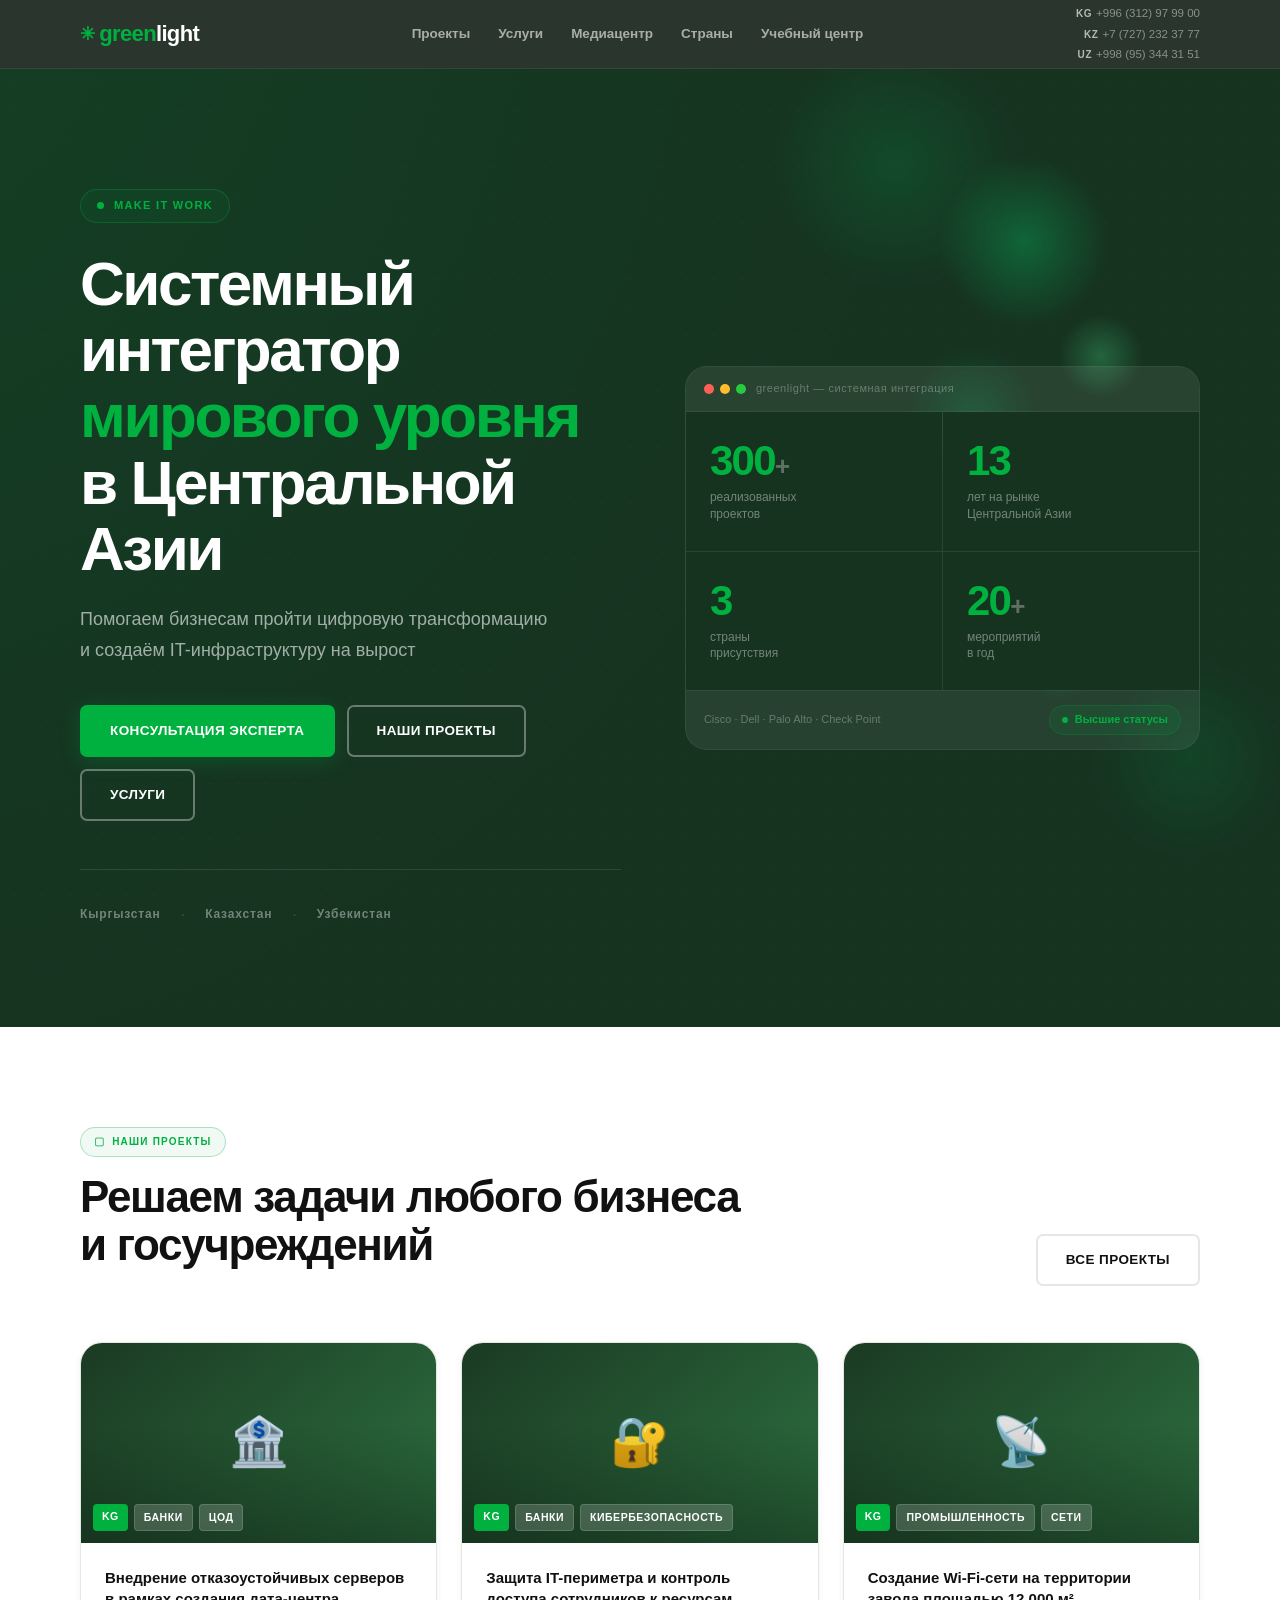
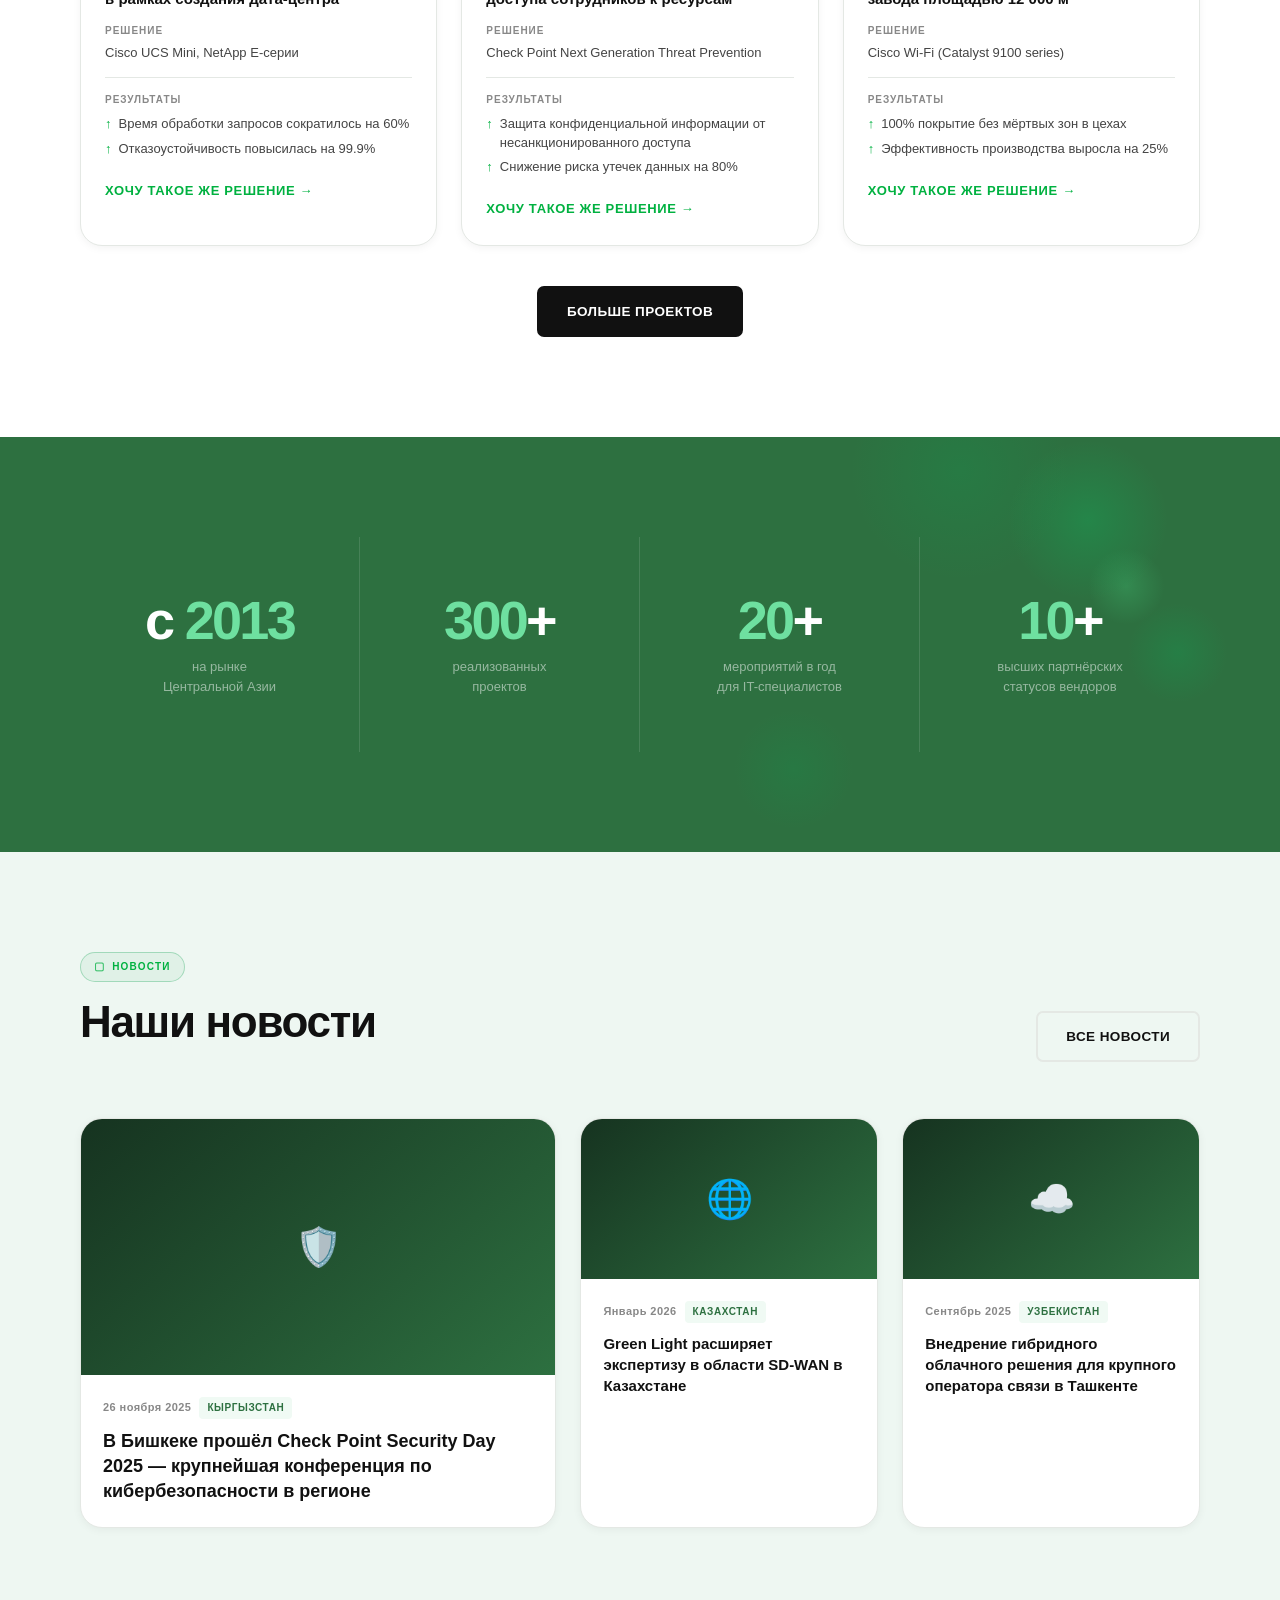
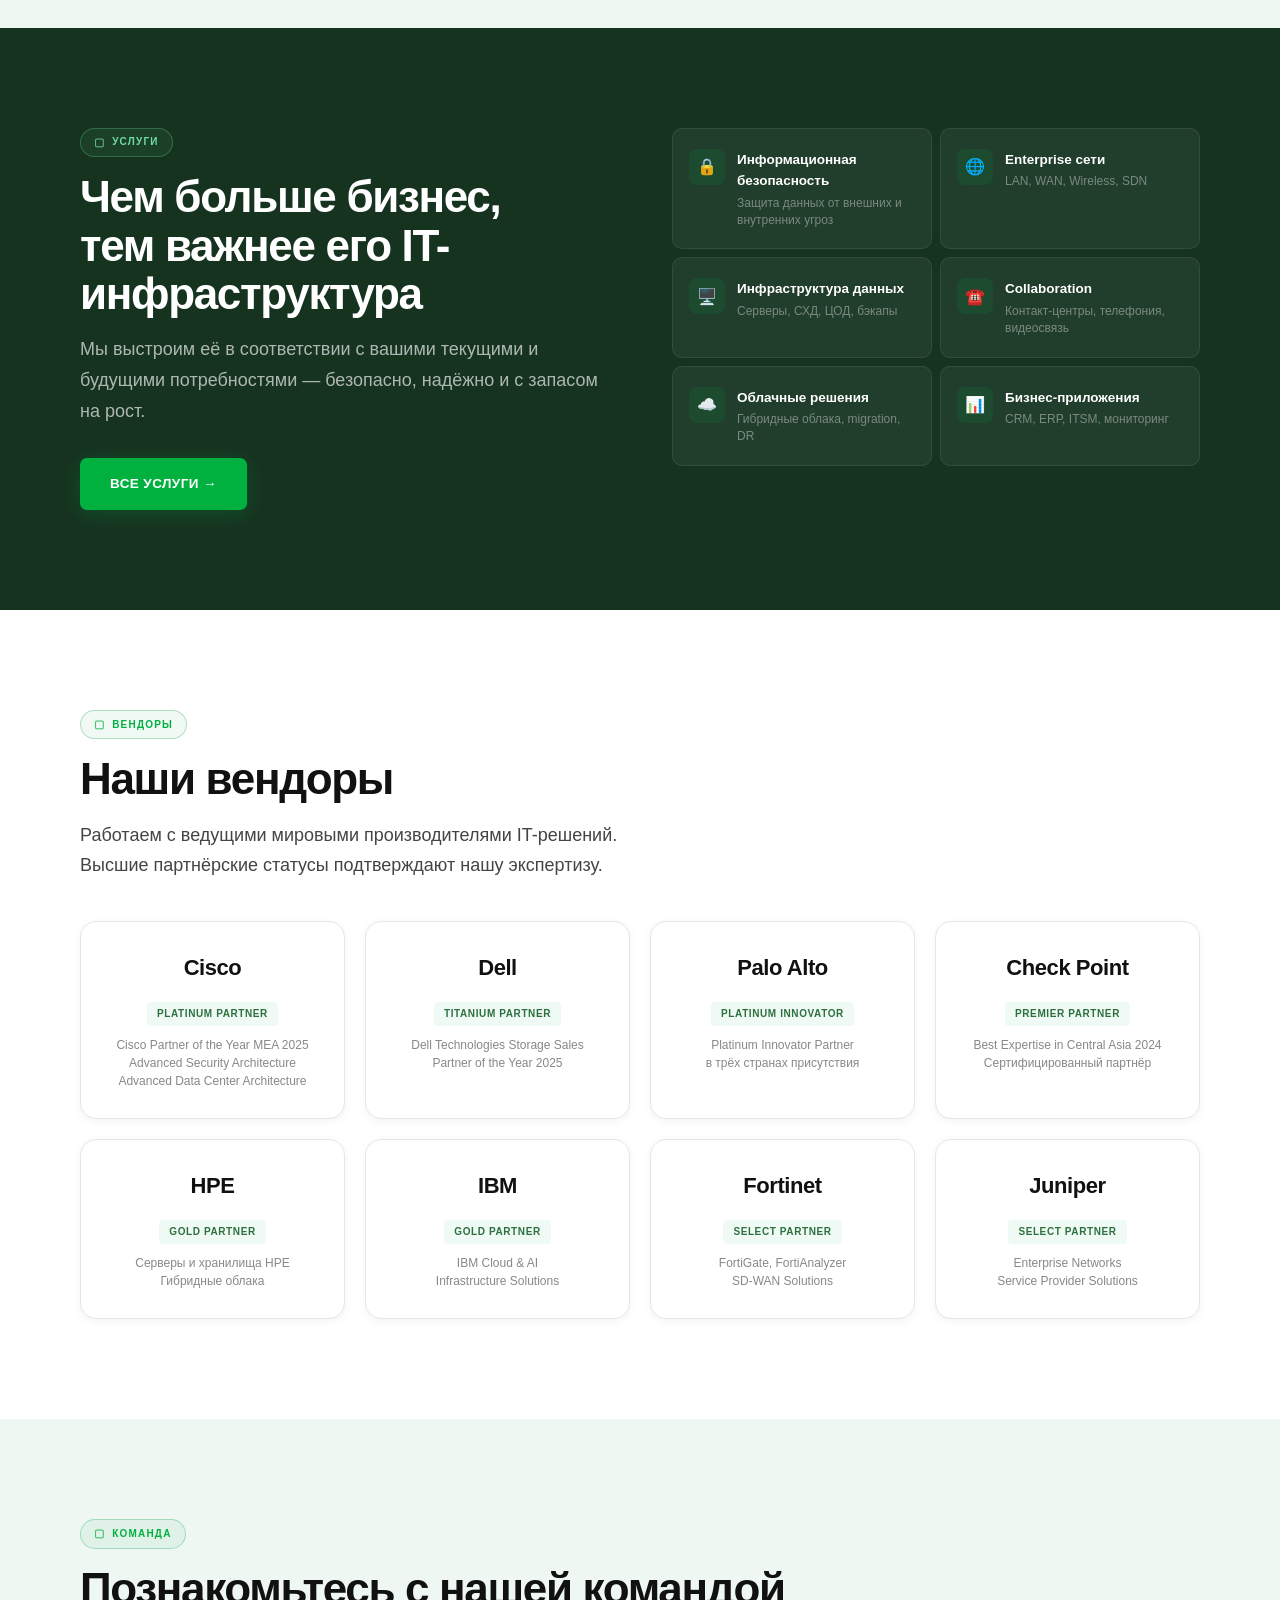
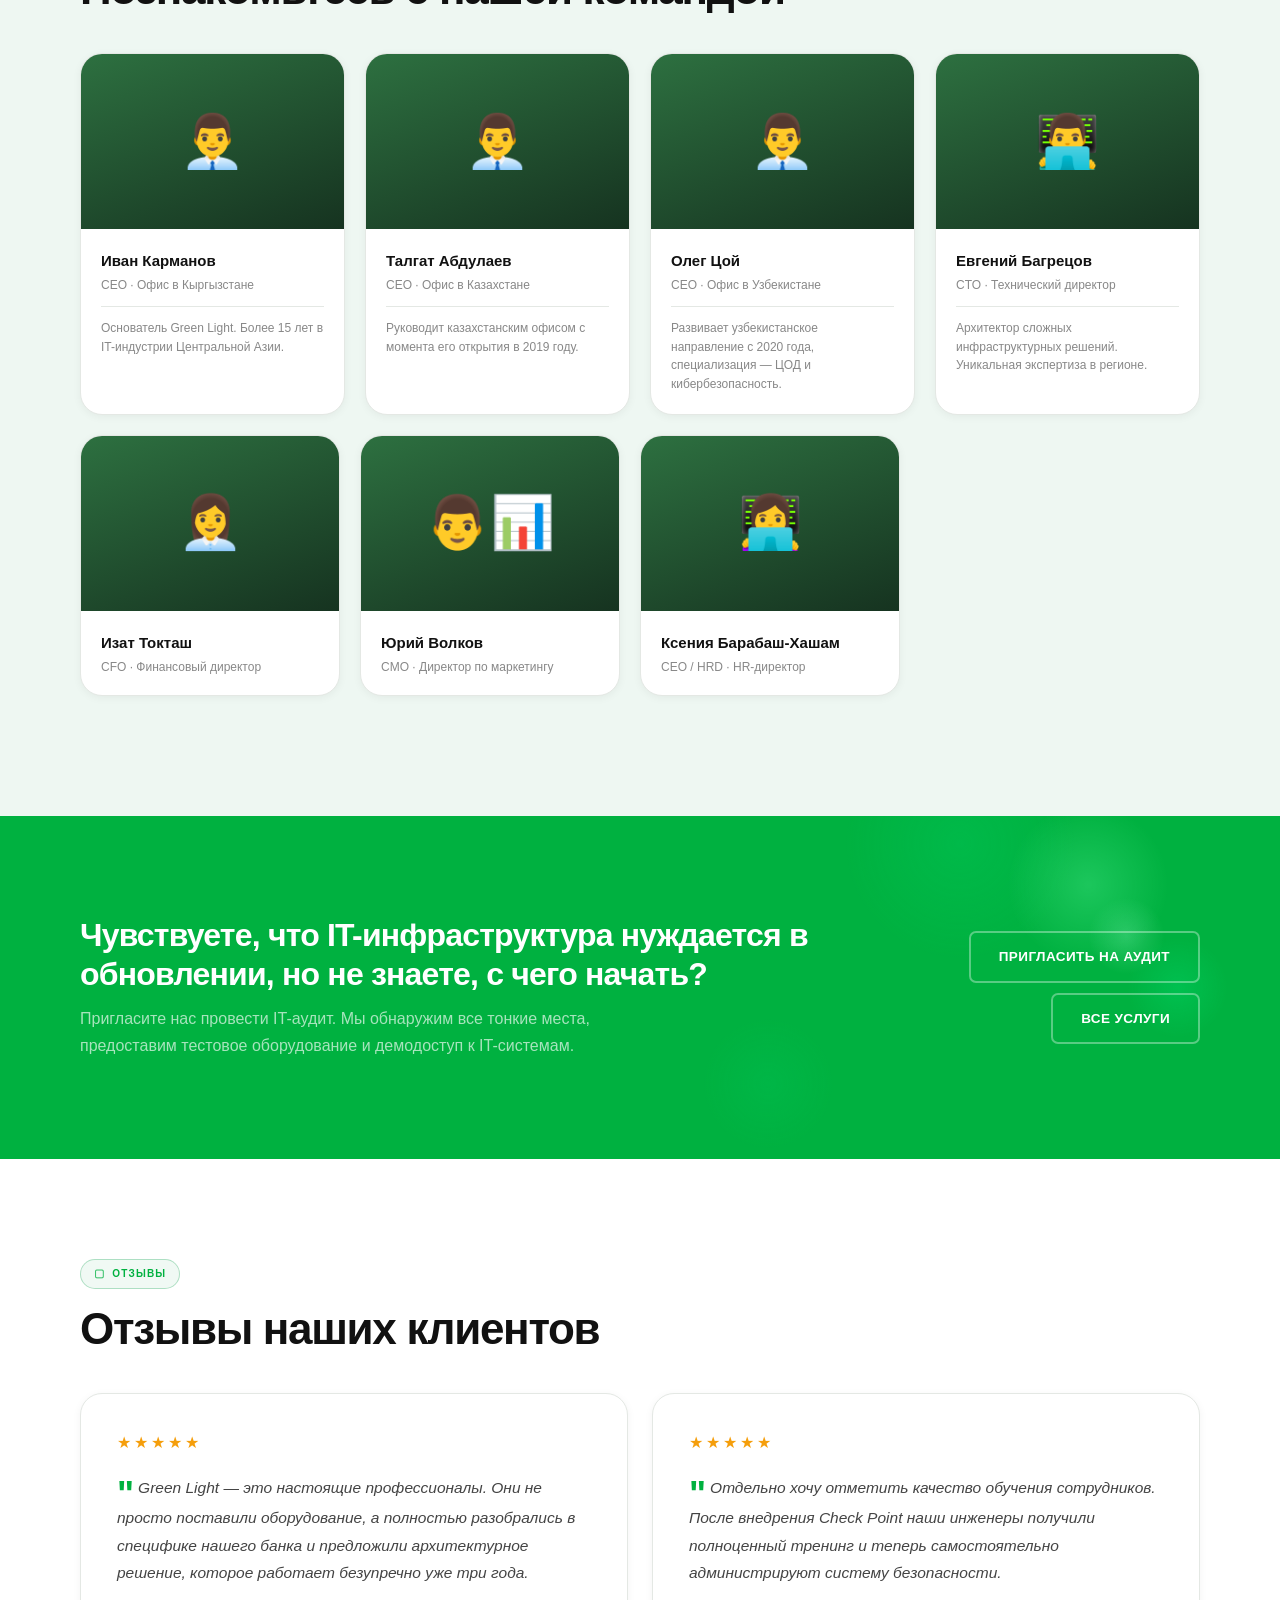
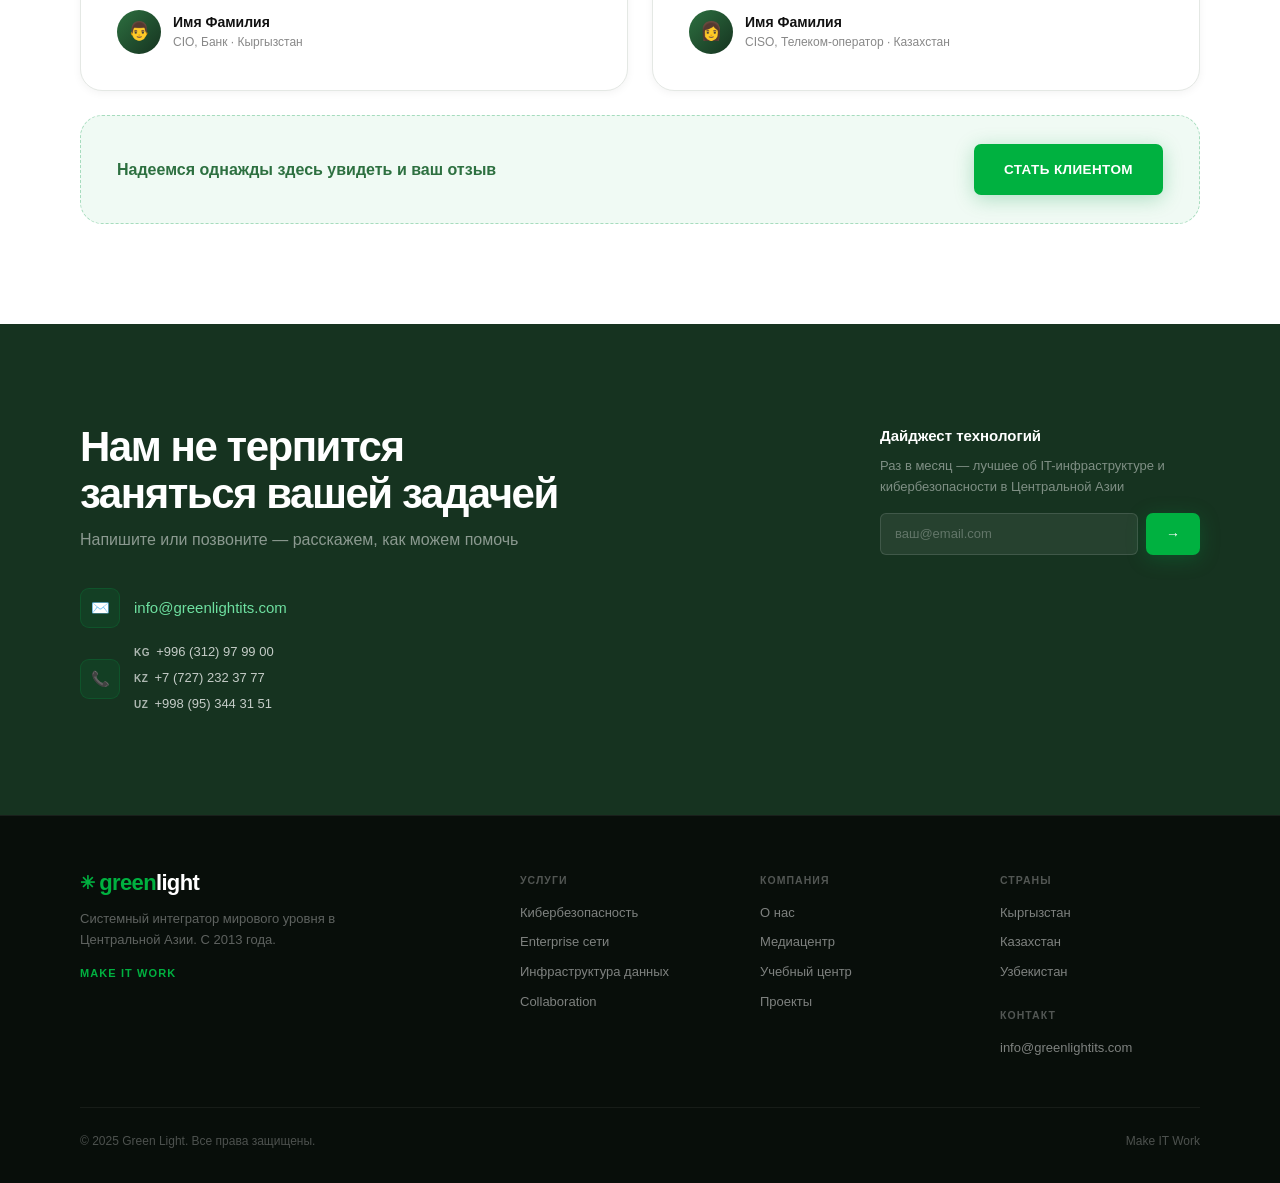
<file: index.html>
<!DOCTYPE html>
<html lang="ru">
<head>
  <meta charset="UTF-8">
  <meta name="viewport" content="width=device-width, initial-scale=1.0">
  <title>Green Light — Системный интегратор в Центральной Азии</title>
  <link rel="stylesheet" href="style.css">
</head>
<body>

<!-- HEADER -->
<header class="header">
  <div class="container">
    <div class="header-inner">
      <a href="index.html" class="logo">
        <span class="logo-mark">✳</span><span class="logo-green">green</span><span class="logo-white">light</span>
      </a>
      <nav class="nav">
        <a href="projects.html">Проекты</a>
        <a href="services.html">Услуги</a>
        <a href="media.html">Медиацентр</a>
        <a href="countries.html">Страны</a>
        <a href="training.html">Учебный центр</a>
      </nav>
      <div class="header-phones">
        <a href="tel:+996312979900" class="header-phone"><strong>KG</strong>+996 (312) 97 99 00</a>
        <a href="tel:+77272323777"  class="header-phone"><strong>KZ</strong>+7 (727) 232 37 77</a>
        <a href="tel:+998953443151" class="header-phone"><strong>UZ</strong>+998 (95) 344 31 51</a>
      </div>
    </div>
  </div>
</header>

<!-- HERO -->
<section class="hero">
  <div class="container">
    <div class="hero-grid">
      <div>
        <div class="hero-badge"><div class="hero-badge-dot"></div><span class="hero-badge-text">Make IT Work</span></div>
        <h1 class="hero-title">Системный интегратор<br><span class="accent">мирового уровня</span><br>в Центральной Азии</h1>
        <p class="hero-sub">Помогаем бизнесам пройти цифровую трансформацию и создаём IT-инфраструктуру на вырост</p>
        <div class="hero-actions">
          <a href="#contact" class="btn btn-green">Консультация эксперта</a>
          <a href="projects.html" class="btn btn-outline-white">Наши проекты</a>
          <a href="services.html" class="btn btn-outline-white">Услуги</a>
        </div>
        <div class="hero-divider">
          <span class="hero-country">Кыргызстан</span><span class="hero-sep">·</span>
          <span class="hero-country">Казахстан</span><span class="hero-sep">·</span>
          <span class="hero-country">Узбекистан</span>
        </div>
      </div>
      <div>
        <div class="hero-panel">
          <div class="panel-topbar">
            <div class="panel-dots"><span class="d-r"></span><span class="d-y"></span><span class="d-g"></span></div>
            <span class="panel-label">greenlight — системная интеграция</span>
          </div>
          <div class="panel-stats">
            <div class="pstat"><div class="pstat-num">300<small>+</small></div><div class="pstat-label">реализованных<br>проектов</div></div>
            <div class="pstat"><div class="pstat-num">13</div><div class="pstat-label">лет на рынке<br>Центральной Азии</div></div>
            <div class="pstat"><div class="pstat-num">3</div><div class="pstat-label">страны<br>присутствия</div></div>
            <div class="pstat"><div class="pstat-num">20<small>+</small></div><div class="pstat-label">мероприятий<br>в год</div></div>
          </div>
          <div class="panel-footer">
            <span class="panel-footer-txt">Cisco · Dell · Palo Alto · Check Point</span>
            <div class="status-pill"><div class="pulse"></div><span>Высшие статусы</span></div>
          </div>
        </div>
      </div>
    </div>
  </div>
</section>

<!-- ПРОЕКТЫ — белый фон -->
<section class="sec sec--white">
  <div class="container">
    <div class="sec-header">
      <div>
        <div class="eyebrow">Наши проекты</div>
        <h2 class="h2">Решаем задачи любого бизнеса<br>и госучреждений</h2>
      </div>
      <a href="projects.html" class="btn btn-outline">Все проекты</a>
    </div>

    <div class="cards-grid">
      <div class="card">
        <div class="card-img">
          🏦
          <div class="card-tags">
            <span class="tag tag-green">KG</span>
            <span class="tag tag-glass">Банки</span>
            <span class="tag tag-glass">ЦОД</span>
          </div>
        </div>
        <div class="card-body">
          <h3 class="card-title">Внедрение отказоустойчивых серверов в рамках создания дата-центра</h3>
          <div class="card-lbl">Решение</div>
          <div class="card-val">Cisco UCS Mini, NetApp E-серии</div>
          <div class="card-divider"></div>
          <div class="card-lbl">Результаты</div>
          <div class="card-result">Время обработки запросов сократилось на 60%</div>
          <div class="card-result">Отказоустойчивость повысилась на 99.9%</div>
          <div class="mt-16"><a href="services.html" class="link-arrow">Хочу такое же решение →</a></div>
        </div>
      </div>

      <div class="card">
        <div class="card-img">
          🔐
          <div class="card-tags">
            <span class="tag tag-green">KG</span>
            <span class="tag tag-glass">Банки</span>
            <span class="tag tag-glass">Кибербезопасность</span>
          </div>
        </div>
        <div class="card-body">
          <h3 class="card-title">Защита IT-периметра и контроль доступа сотрудников к ресурсам</h3>
          <div class="card-lbl">Решение</div>
          <div class="card-val">Check Point Next Generation Threat Prevention</div>
          <div class="card-divider"></div>
          <div class="card-lbl">Результаты</div>
          <div class="card-result">Защита конфиденциальной информации от несанкционированного доступа</div>
          <div class="card-result">Снижение риска утечек данных на 80%</div>
          <div class="mt-16"><a href="services.html" class="link-arrow">Хочу такое же решение →</a></div>
        </div>
      </div>

      <div class="card">
        <div class="card-img">
          📡
          <div class="card-tags">
            <span class="tag tag-green">KG</span>
            <span class="tag tag-glass">Промышленность</span>
            <span class="tag tag-glass">Сети</span>
          </div>
        </div>
        <div class="card-body">
          <h3 class="card-title">Создание Wi-Fi-сети на территории завода площадью 12 000 м²</h3>
          <div class="card-lbl">Решение</div>
          <div class="card-val">Cisco Wi-Fi (Catalyst 9100 series)</div>
          <div class="card-divider"></div>
          <div class="card-lbl">Результаты</div>
          <div class="card-result">100% покрытие без мёртвых зон в цехах</div>
          <div class="card-result">Эффективность производства выросла на 25%</div>
          <div class="mt-16"><a href="services.html" class="link-arrow">Хочу такое же решение →</a></div>
        </div>
      </div>
    </div>

    <div class="text-center mt-40">
      <a href="projects.html" class="btn btn-dark">Больше проектов</a>
    </div>
  </div>
</section>

<!-- СТАТИСТИКА — тёмно-зелёный -->
<section class="sec sec--dgreen">
  <div class="container">
    <div class="stats-row">
      <div class="stat">
        <div class="stat-num">с <span class="g">2013</span></div>
        <div class="stat-label">на рынке<br>Центральной Азии</div>
      </div>
      <div class="stat">
        <div class="stat-num"><span class="g">300</span>+</div>
        <div class="stat-label">реализованных<br>проектов</div>
      </div>
      <div class="stat">
        <div class="stat-num"><span class="g">20</span>+</div>
        <div class="stat-label">мероприятий в год<br>для IT-специалистов</div>
      </div>
      <div class="stat">
        <div class="stat-num"><span class="g">10</span>+</div>
        <div class="stat-label">высших партнёрских<br>статусов вендоров</div>
      </div>
    </div>
  </div>
</section>

<!-- НОВОСТИ — светло-серый -->
<section class="sec sec--gray">
  <div class="container">
    <div class="sec-header">
      <div>
        <div class="eyebrow">Новости</div>
        <h2 class="h2">Наши новости</h2>
      </div>
      <a href="media.html" class="btn btn-outline">Все новости</a>
    </div>

    <div class="news-grid">
      <div class="news-card news-card--main">
        <div class="news-img news-img-lg">🛡️</div>
        <div class="news-body">
          <div class="news-meta">
            <span class="news-date">26 ноября 2025</span>
            <span class="news-badge">Кыргызстан</span>
          </div>
          <h3 class="news-title">В Бишкеке прошёл Check Point Security Day 2025 — крупнейшая конференция по кибербезопасности в регионе</h3>
        </div>
      </div>
      <div class="news-card">
        <div class="news-img news-img-sm">🌐</div>
        <div class="news-body">
          <div class="news-meta">
            <span class="news-date">Январь 2026</span>
            <span class="news-badge">Казахстан</span>
          </div>
          <h3 class="news-title">Green Light расширяет экспертизу в области SD-WAN в Казахстане</h3>
        </div>
      </div>
      <div class="news-card">
        <div class="news-img news-img-sm">☁️</div>
        <div class="news-body">
          <div class="news-meta">
            <span class="news-date">Сентябрь 2025</span>
            <span class="news-badge">Узбекистан</span>
          </div>
          <h3 class="news-title">Внедрение гибридного облачного решения для крупного оператора связи в Ташкенте</h3>
        </div>
      </div>
    </div>
  </div>
</section>

<!-- УСЛУГИ — тёмный -->
<section class="sec sec--dark">
  <div class="container">
    <div class="services-layout">
      <div>
        <div class="eyebrow">Услуги</div>
        <h2 class="h2" style="color:#fff;">Чем больше бизнес,<br>тем важнее его IT-инфраструктура</h2>
        <p class="lead">Мы выстроим её в соответствии с вашими текущими и будущими потребностями — безопасно, надёжно и с запасом на рост.</p>
        <div class="mt-32">
          <a href="services.html" class="btn btn-green">Все услуги →</a>
        </div>
      </div>
      <div class="services-items">
        <div class="svc-item">
          <div class="svc-icon">🔒</div>
          <div>
            <div class="svc-name">Информационная безопасность</div>
            <div class="svc-desc">Защита данных от внешних и внутренних угроз</div>
          </div>
        </div>
        <div class="svc-item">
          <div class="svc-icon">🌐</div>
          <div>
            <div class="svc-name">Enterprise сети</div>
            <div class="svc-desc">LAN, WAN, Wireless, SDN</div>
          </div>
        </div>
        <div class="svc-item">
          <div class="svc-icon">🖥️</div>
          <div>
            <div class="svc-name">Инфраструктура данных</div>
            <div class="svc-desc">Серверы, СХД, ЦОД, бэкапы</div>
          </div>
        </div>
        <div class="svc-item">
          <div class="svc-icon">☎️</div>
          <div>
            <div class="svc-name">Collaboration</div>
            <div class="svc-desc">Контакт-центры, телефония, видеосвязь</div>
          </div>
        </div>
        <div class="svc-item">
          <div class="svc-icon">☁️</div>
          <div>
            <div class="svc-name">Облачные решения</div>
            <div class="svc-desc">Гибридные облака, migration, DR</div>
          </div>
        </div>
        <div class="svc-item">
          <div class="svc-icon">📊</div>
          <div>
            <div class="svc-name">Бизнес-приложения</div>
            <div class="svc-desc">CRM, ERP, ITSM, мониторинг</div>
          </div>
        </div>
      </div>
    </div>
  </div>
</section>

<!-- ВЕНДОРЫ — белый -->
<section class="sec sec--white">
  <div class="container">
    <div class="eyebrow">Вендоры</div>
    <h2 class="h2">Наши вендоры</h2>
    <p class="lead">Работаем с ведущими мировыми производителями IT-решений. Высшие партнёрские статусы подтверждают нашу экспертизу.</p>

    <div class="vendors-grid mt-40">
      <div class="vendor-card">
        <div class="vendor-name">Cisco</div>
        <div class="vendor-badge">Platinum Partner</div>
        <div class="vendor-award">Cisco Partner of the Year MEA 2025<br>Advanced Security Architecture<br>Advanced Data Center Architecture</div>
      </div>
      <div class="vendor-card">
        <div class="vendor-name">Dell</div>
        <div class="vendor-badge">Titanium Partner</div>
        <div class="vendor-award">Dell Technologies Storage Sales<br>Partner of the Year 2025</div>
      </div>
      <div class="vendor-card">
        <div class="vendor-name">Palo Alto</div>
        <div class="vendor-badge">Platinum Innovator</div>
        <div class="vendor-award">Platinum Innovator Partner<br>в трёх странах присутствия</div>
      </div>
      <div class="vendor-card">
        <div class="vendor-name">Check Point</div>
        <div class="vendor-badge">Premier Partner</div>
        <div class="vendor-award">Best Expertise in Central Asia 2024<br>Сертифицированный партнёр</div>
      </div>
      <div class="vendor-card">
        <div class="vendor-name">HPE</div>
        <div class="vendor-badge">Gold Partner</div>
        <div class="vendor-award">Серверы и хранилища HPE<br>Гибридные облака</div>
      </div>
      <div class="vendor-card">
        <div class="vendor-name">IBM</div>
        <div class="vendor-badge">Gold Partner</div>
        <div class="vendor-award">IBM Cloud &amp; AI<br>Infrastructure Solutions</div>
      </div>
      <div class="vendor-card">
        <div class="vendor-name">Fortinet</div>
        <div class="vendor-badge">Select Partner</div>
        <div class="vendor-award">FortiGate, FortiAnalyzer<br>SD-WAN Solutions</div>
      </div>
      <div class="vendor-card">
        <div class="vendor-name">Juniper</div>
        <div class="vendor-badge">Select Partner</div>
        <div class="vendor-award">Enterprise Networks<br>Service Provider Solutions</div>
      </div>
    </div>
  </div>
</section>

<!-- КОМАНДА — светло-серый -->
<section class="sec sec--gray">
  <div class="container">
    <div class="eyebrow">Команда</div>
    <h2 class="h2">Познакомьтесь с нашей командой</h2>

    <div class="team-grid mt-40">
      <div class="team-card">
        <div class="team-photo">👨‍💼</div>
        <div class="team-body">
          <div class="team-name">Иван Карманов</div>
          <div class="team-role">CEO · Офис в Кыргызстане</div>
          <div class="team-bio">Основатель Green Light. Более 15 лет в IT-индустрии Центральной Азии.</div>
        </div>
      </div>
      <div class="team-card">
        <div class="team-photo">👨‍💼</div>
        <div class="team-body">
          <div class="team-name">Талгат Абдулаев</div>
          <div class="team-role">CEO · Офис в Казахстане</div>
          <div class="team-bio">Руководит казахстанским офисом с момента его открытия в 2019 году.</div>
        </div>
      </div>
      <div class="team-card">
        <div class="team-photo">👨‍💼</div>
        <div class="team-body">
          <div class="team-name">Олег Цой</div>
          <div class="team-role">CEO · Офис в Узбекистане</div>
          <div class="team-bio">Развивает узбекистанское направление с 2020 года, специализация — ЦОД и кибербезопасность.</div>
        </div>
      </div>
      <div class="team-card">
        <div class="team-photo">👨‍💻</div>
        <div class="team-body">
          <div class="team-name">Евгений Багрецов</div>
          <div class="team-role">CTO · Технический директор</div>
          <div class="team-bio">Архитектор сложных инфраструктурных решений. Уникальная экспертиза в регионе.</div>
        </div>
      </div>
    </div>

    <div class="team-grid team-grid-3 mt-20">
      <div class="team-card">
        <div class="team-photo">👩‍💼</div>
        <div class="team-body">
          <div class="team-name">Изат Токташ</div>
          <div class="team-role">CFO · Финансовый директор</div>
        </div>
      </div>
      <div class="team-card">
        <div class="team-photo">👨‍📊</div>
        <div class="team-body">
          <div class="team-name">Юрий Волков</div>
          <div class="team-role">CMO · Директор по маркетингу</div>
        </div>
      </div>
      <div class="team-card">
        <div class="team-photo">👩‍💻</div>
        <div class="team-body">
          <div class="team-name">Ксения Барабаш-Хашам</div>
          <div class="team-role">CEO / HRD · HR-директор</div>
        </div>
      </div>
    </div>
  </div>
</section>

<!-- CTA АУДИТ — зелёный -->
<section class="sec sec--green">
  <div class="container">
    <div class="cta-block">
      <div>
        <h2 class="cta-title">Чувствуете, что IT-инфраструктура нуждается в обновлении, но не знаете, с чего начать?</h2>
        <p class="cta-sub">Пригласите нас провести IT-аудит. Мы обнаружим все тонкие места, предоставим тестовое оборудование и демодоступ к IT-системам.</p>
      </div>
      <div class="cta-actions">
        <a href="#contact" class="btn btn-outline-white">Пригласить на аудит</a>
        <a href="services.html" class="btn btn-outline-white">Все услуги</a>
      </div>
    </div>
  </div>
</section>

<!-- ОТЗЫВЫ — белый -->
<section class="sec sec--white">
  <div class="container">
    <div class="eyebrow">Отзывы</div>
    <h2 class="h2">Отзывы наших клиентов</h2>

    <div class="testimonials-grid mt-40">
      <div class="t-card">
        <div class="t-stars">★★★★★</div>
        <p class="t-text">Green Light — это настоящие профессионалы. Они не просто поставили оборудование, а полностью разобрались в специфике нашего банка и предложили архитектурное решение, которое работает безупречно уже три года.</p>
        <div class="t-author">
          <div class="t-avatar">👨</div>
          <div>
            <div class="t-name">Имя Фамилия</div>
            <div class="t-pos">CIO, Банк · Кыргызстан</div>
          </div>
        </div>
      </div>
      <div class="t-card">
        <div class="t-stars">★★★★★</div>
        <p class="t-text">Отдельно хочу отметить качество обучения сотрудников. После внедрения Check Point наши инженеры получили полноценный тренинг и теперь самостоятельно администрируют систему безопасности.</p>
        <div class="t-author">
          <div class="t-avatar">👩</div>
          <div>
            <div class="t-name">Имя Фамилия</div>
            <div class="t-pos">CISO, Телеком-оператор · Казахстан</div>
          </div>
        </div>
      </div>
    </div>

    <div class="t-invite mt-24">
      <span class="t-invite-text">Надеемся однажды здесь увидеть и ваш отзыв</span>
      <a href="#contact" class="btn btn-green">Стать клиентом</a>
    </div>
  </div>
</section>

<!-- КОНТАКТ — тёмный -->
<section class="sec sec--dark" id="contact">
  <div class="container">
    <div class="contact-layout">
      <div>
        <h2 class="contact-title">Нам не терпится<br>заняться вашей задачей</h2>
        <p class="contact-sub">Напишите или позвоните — расскажем, как можем помочь</p>
        <div class="contact-items">
          <div class="contact-row">
            <div class="c-icon">✉️</div>
            <div class="c-val"><a href="mailto:info@greenlightits.com">info@greenlightits.com</a></div>
          </div>
          <div class="contact-row">
            <div class="c-icon">📞</div>
            <div class="c-val">
              <div class="phones">
                <div class="phone"><strong>KG</strong><a href="tel:+996312979900">+996 (312) 97 99 00</a></div>
                <div class="phone"><strong>KZ</strong><a href="tel:+77272323777">+7 (727) 232 37 77</a></div>
                <div class="phone"><strong>UZ</strong><a href="tel:+998953443151">+998 (95) 344 31 51</a></div>
              </div>
            </div>
          </div>
        </div>
      </div>
      <div class="newsletter">
        <h4>Дайджест технологий</h4>
        <p>Раз в месяц — лучшее об IT-инфраструктуре и кибербезопасности в Центральной Азии</p>
        <div class="nl-form">
          <input type="email" class="nl-input" placeholder="ваш@email.com">
          <button class="btn btn-green" style="padding:11px 18px;text-transform:none;letter-spacing:0;font-size:14px;">→</button>
        </div>
      </div>
    </div>
  </div>
</section>

<!-- FOOTER -->
<footer class="footer">
  <div class="container">
    <div class="footer-grid">
      <div>
        <a href="index.html" class="logo">
          <span class="logo-mark">✳</span><span class="logo-green">green</span><span class="logo-white">light</span>
        </a>
        <p class="footer-desc">Системный интегратор мирового уровня в Центральной Азии. С 2013 года.</p>
        <div class="footer-tagline">Make IT Work</div>
      </div>
      <div>
        <div class="footer-col-h">Услуги</div>
        <div class="footer-links">
          <a href="services.html">Кибербезопасность</a>
          <a href="services.html">Enterprise сети</a>
          <a href="services.html">Инфраструктура данных</a>
          <a href="services.html">Collaboration</a>
        </div>
      </div>
      <div>
        <div class="footer-col-h">Компания</div>
        <div class="footer-links">
          <a href="countries.html">О нас</a>
          <a href="media.html">Медиацентр</a>
          <a href="training.html">Учебный центр</a>
          <a href="projects.html">Проекты</a>
        </div>
      </div>
      <div>
        <div class="footer-col-h">Страны</div>
        <div class="footer-links">
          <a href="countries.html">Кыргызстан</a>
          <a href="countries.html">Казахстан</a>
          <a href="countries.html">Узбекистан</a>
        </div>
        <div class="footer-col-h mt-24">Контакт</div>
        <div class="footer-links">
          <a href="mailto:info@greenlightits.com">info@greenlightits.com</a>
        </div>
      </div>
    </div>
    <div class="footer-bottom">
      <span>© 2025 Green Light. Все права защищены.</span>
      <span>Make IT Work</span>
    </div>
  </div>
</footer>

</body>
</html>
</file>
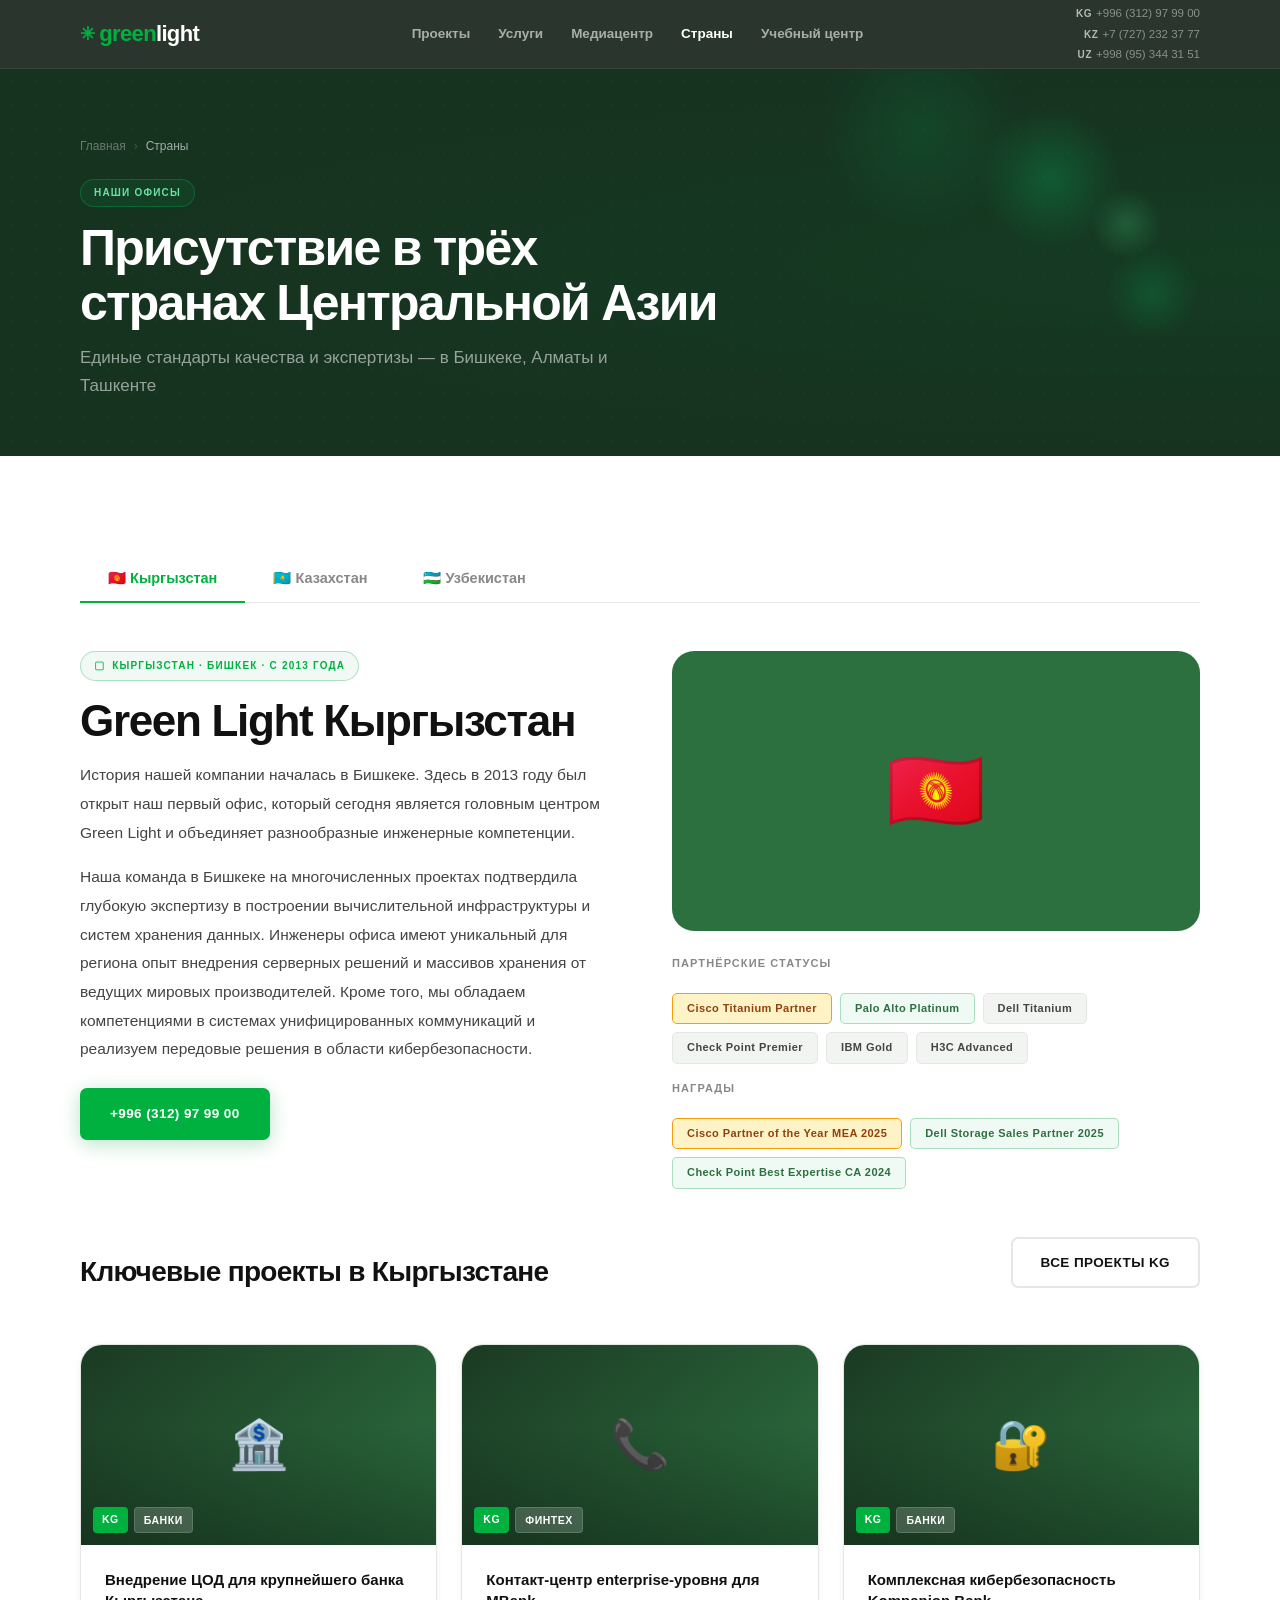
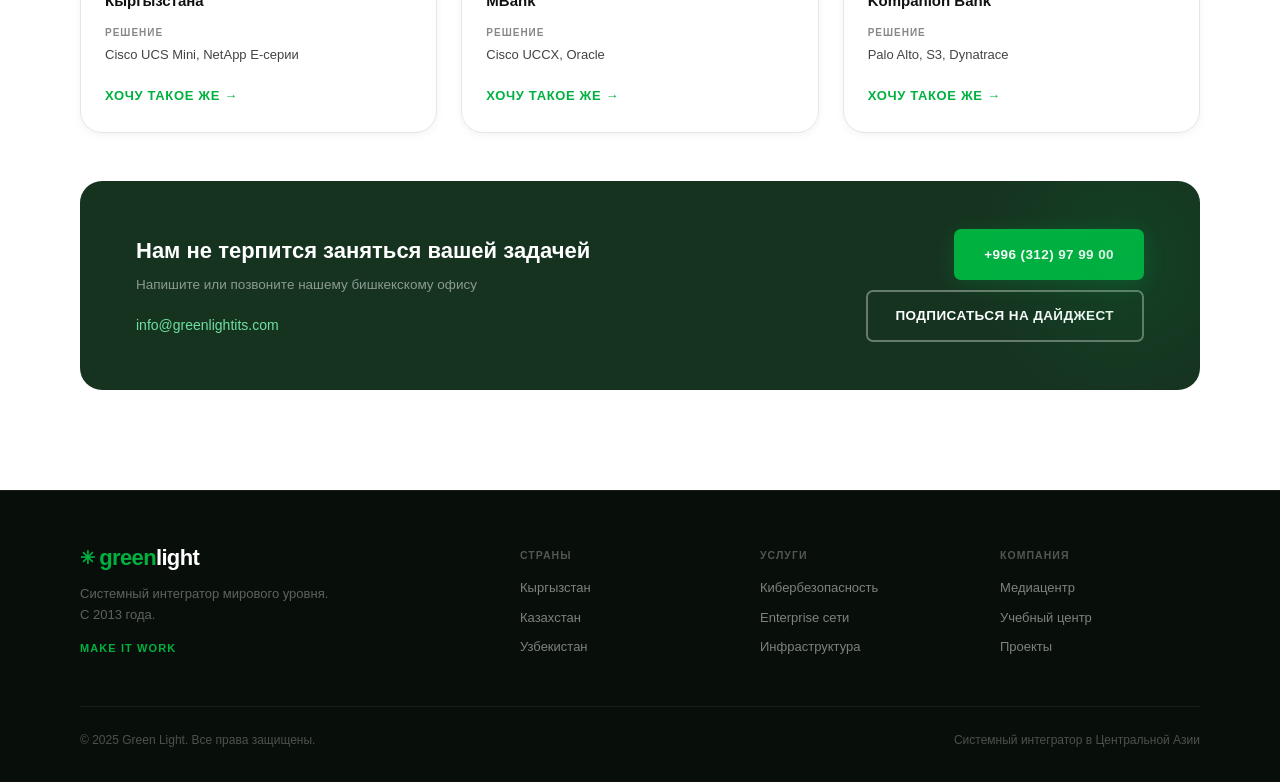
<file: countries.html>
<!DOCTYPE html>
<html lang="ru">
<head>
  <meta charset="UTF-8">
  <meta name="viewport" content="width=device-width, initial-scale=1.0">
  <title>Страны — Green Light</title>
  <link rel="stylesheet" href="style.css">
</head>
<body>

<!-- HEADER -->
<header class="header">
  <div class="container">
    <div class="header-inner">
      <a href="index.html" class="logo">
        <span class="logo-mark">✳</span><span class="logo-green">green</span><span class="logo-white">light</span>
      </a>
      <nav class="nav">
        <a href="projects.html">Проекты</a>
        <a href="services.html">Услуги</a>
        <a href="media.html">Медиацентр</a>
        <a href="countries.html" class="active">Страны</a>
        <a href="training.html">Учебный центр</a>
      </nav>
      <div class="header-phones">
        <a href="tel:+996312979900" class="header-phone"><strong>KG</strong>+996 (312) 97 99 00</a>
        <a href="tel:+77272323777"  class="header-phone"><strong>KZ</strong>+7 (727) 232 37 77</a>
        <a href="tel:+998953443151" class="header-phone"><strong>UZ</strong>+998 (95) 344 31 51</a>
      </div>
    </div>
  </div>
</header>

<!-- PAGE HERO -->
<section class="page-hero">
  <div class="container">
    <div class="breadcrumbs">
      <a href="index.html">Главная</a>
      <span class="sep">›</span>
      <span class="current">Страны</span>
    </div>
    <div class="page-hero-eyebrow">Наши офисы</div>
    <h1 class="page-hero-title">Присутствие в трёх<br>странах Центральной Азии</h1>
    <p class="page-hero-sub">Единые стандарты качества и экспертизы — в Бишкеке, Алматы и Ташкенте</p>
  </div>
</section>

<!-- COUNTRY TABS -->
<section class="sec sec--white">
  <div class="container">

    <div class="tabs">
      <button class="tab-btn active" onclick="showTab('kg', this)">🇰🇬 Кыргызстан</button>
      <button class="tab-btn" onclick="showTab('kz', this)">🇰🇿 Казахстан</button>
      <button class="tab-btn" onclick="showTab('uz', this)">🇺🇿 Узбекистан</button>
    </div>

    <!-- KG -->
    <div id="tab-kg" class="tab-pane active">
      <div class="country-2col">
        <div>
          <div class="eyebrow">Кыргызстан · Бишкек · с 2013 года</div>
          <h2 class="h2">Green Light Кыргызстан</h2>
          <p class="country-text">
            История нашей компании началась в Бишкеке. Здесь в 2013 году был открыт наш первый
            офис, который сегодня является головным центром Green Light и объединяет
            разнообразные инженерные компетенции.
          </p>
          <p class="country-text mt-16">
            Наша команда в Бишкеке на многочисленных проектах подтвердила глубокую экспертизу
            в построении вычислительной инфраструктуры и систем хранения данных. Инженеры
            офиса имеют уникальный для региона опыт внедрения серверных решений и массивов
            хранения от ведущих мировых производителей. Кроме того, мы обладаем
            компетенциями в системах унифицированных коммуникаций и реализуем передовые
            решения в области кибербезопасности.
          </p>
          <div class="mt-24">
            <a href="tel:+996312979900" class="btn btn-green">+996 (312) 97 99 00</a>
          </div>
        </div>

        <div>
          <div style="background:var(--green-dark);border-radius:var(--r-xl);height:280px;display:flex;align-items:center;justify-content:center;font-size:80px;margin-bottom:24px;">🇰🇬</div>
          <div>
            <div style="font-size:11px;font-weight:700;letter-spacing:.1em;text-transform:uppercase;color:var(--text-muted);margin-bottom:12px;">Партнёрские статусы</div>
            <div class="pills">
              <span class="pill pill-gold">Cisco Titanium Partner</span>
              <span class="pill pill-green">Palo Alto Platinum</span>
              <span class="pill pill-gray">Dell Titanium</span>
              <span class="pill pill-gray">Check Point Premier</span>
              <span class="pill pill-gray">IBM Gold</span>
              <span class="pill pill-gray">H3C Advanced</span>
            </div>
            <div style="margin-top:16px;font-size:11px;font-weight:700;letter-spacing:.1em;text-transform:uppercase;color:var(--text-muted);margin-bottom:12px;">Награды</div>
            <div class="pills">
              <span class="pill pill-gold">Cisco Partner of the Year MEA 2025</span>
              <span class="pill pill-green">Dell Storage Sales Partner 2025</span>
              <span class="pill pill-green">Check Point Best Expertise CA 2024</span>
            </div>
          </div>
        </div>
      </div>

      <div class="mt-48">
        <div class="sec-header">
          <h3 class="h3">Ключевые проекты в Кыргызстане</h3>
          <a href="projects.html" class="btn btn-outline">Все проекты KG</a>
        </div>
        <div class="cards-grid">
          <div class="card">
            <div class="card-img">🏦
              <div class="card-tags"><span class="tag tag-green">KG</span><span class="tag tag-glass">Банки</span></div>
            </div>
            <div class="card-body">
              <h3 class="card-title">Внедрение ЦОД для крупнейшего банка Кыргызстана</h3>
              <div class="card-lbl">Решение</div>
              <div class="card-val">Cisco UCS Mini, NetApp E-серии</div>
              <div class="mt-16"><a href="services.html" class="link-arrow">Хочу такое же →</a></div>
            </div>
          </div>
          <div class="card">
            <div class="card-img">📞
              <div class="card-tags"><span class="tag tag-green">KG</span><span class="tag tag-glass">Финтех</span></div>
            </div>
            <div class="card-body">
              <h3 class="card-title">Контакт-центр enterprise-уровня для MBank</h3>
              <div class="card-lbl">Решение</div>
              <div class="card-val">Cisco UCCX, Oracle</div>
              <div class="mt-16"><a href="services.html" class="link-arrow">Хочу такое же →</a></div>
            </div>
          </div>
          <div class="card">
            <div class="card-img">🔐
              <div class="card-tags"><span class="tag tag-green">KG</span><span class="tag tag-glass">Банки</span></div>
            </div>
            <div class="card-body">
              <h3 class="card-title">Комплексная кибербезопасность Kompanion Bank</h3>
              <div class="card-lbl">Решение</div>
              <div class="card-val">Palo Alto, S3, Dynatrace</div>
              <div class="mt-16"><a href="services.html" class="link-arrow">Хочу такое же →</a></div>
            </div>
          </div>
        </div>
      </div>

      <div class="country-cta-box">
        <div>
          <h3>Нам не терпится заняться вашей задачей</h3>
          <p>Напишите или позвоните нашему бишкекскому офису</p>
          <div class="mt-16">
            <a href="mailto:info@greenlightits.com" style="color:#6EE0A0;font-size:14px;">info@greenlightits.com</a>
          </div>
        </div>
        <div style="display:flex;flex-direction:column;gap:10px;align-items:flex-end;flex-shrink:0;">
          <a href="tel:+996312979900" class="btn btn-green">+996 (312) 97 99 00</a>
          <a href="index.html#contact" class="btn btn-outline-white">Подписаться на дайджест</a>
        </div>
      </div>
    </div>

    <!-- KZ -->
    <div id="tab-kz" class="tab-pane">
      <div class="country-2col">
        <div>
          <div class="eyebrow">Казахстан · Алматы · с 2019 года</div>
          <h2 class="h2">Green Light Казахстан</h2>
          <p class="country-text">
            Офис Green Light в Алматы был открыт в 2019 году. С этого момента наша казахстанская
            команда на многочисленных проектах подтвердила свою экспертизу в направлениях
            Networks и Collaboration.
          </p>
          <p class="country-text mt-16">
            Специализируясь на проектировании интеллектуальных сетей и современных центров
            обработки данных, мы являемся региональным центром архитектурной экспертизы.
            Также команда обладает редкими для рынка компетенциями в области
            программно-определяемых сетей (SDN), что позволяет автоматизировать управление
            сложной распределенной инфраструктурой.
          </p>
          <div class="mt-24">
            <a href="tel:+77272323777" class="btn btn-green">+7 (727) 232 37 77</a>
          </div>
        </div>
        <div>
          <div style="background:var(--green-dark);border-radius:var(--r-xl);height:280px;display:flex;align-items:center;justify-content:center;font-size:80px;margin-bottom:24px;">🇰🇿</div>
          <div>
            <div style="font-size:11px;font-weight:700;letter-spacing:.1em;text-transform:uppercase;color:var(--text-muted);margin-bottom:12px;">Партнёрские статусы</div>
            <div class="pills">
              <span class="pill pill-gold">Cisco Gold Partner</span>
              <span class="pill pill-green">Palo Alto Platinum</span>
              <span class="pill pill-gray">Check Point Premier</span>
              <span class="pill pill-gray">IBM Gold</span>
              <span class="pill pill-gray">JAMF Premier</span>
            </div>
          </div>
        </div>
      </div>

      <div class="mt-48">
        <div class="sec-header">
          <h3 class="h3">Ключевые проекты в Казахстане</h3>
          <a href="projects.html" class="btn btn-outline">Все проекты KZ</a>
        </div>
        <div class="cards-grid">
          <div class="card">
            <div class="card-img">☁️
              <div class="card-tags"><span class="tag tag-green">KZ</span><span class="tag tag-glass">Телеком</span></div>
            </div>
            <div class="card-body">
              <h3 class="card-title">Гибридное облако для крупнейшего телекома</h3>
              <div class="card-lbl">Решение</div>
              <div class="card-val">Cisco ACI, Dell VxRail</div>
              <div class="mt-16"><a href="services.html" class="link-arrow">Хочу такое же →</a></div>
            </div>
          </div>
          <div class="card">
            <div class="card-img">🌐
              <div class="card-tags"><span class="tag tag-green">KZ</span><span class="tag tag-glass">Банки</span></div>
            </div>
            <div class="card-body">
              <h3 class="card-title">SD-WAN сеть для распределённой банковской инфраструктуры</h3>
              <div class="card-lbl">Решение</div>
              <div class="card-val">Cisco Meraki, Fortinet</div>
              <div class="mt-16"><a href="services.html" class="link-arrow">Хочу такое же →</a></div>
            </div>
          </div>
          <div class="card">
            <div class="card-img">🏭
              <div class="card-tags"><span class="tag tag-green">KZ</span><span class="tag tag-glass">Промышленность</span></div>
            </div>
            <div class="card-body">
              <h3 class="card-title">IT-инфраструктура для Nestle Kazakhstan</h3>
              <div class="card-lbl">Решение</div>
              <div class="card-val">Dell PowerEdge, NetApp</div>
              <div class="mt-16"><a href="services.html" class="link-arrow">Хочу такое же →</a></div>
            </div>
          </div>
        </div>
      </div>

      <div class="country-cta-box">
        <div>
          <h3>Нам не терпится заняться вашей задачей</h3>
          <p>Напишите или позвоните нашему алматинскому офису</p>
          <div class="mt-16"><a href="mailto:info@greenlightits.com" style="color:#6EE0A0;font-size:14px;">info@greenlightits.com</a></div>
        </div>
        <div style="display:flex;flex-direction:column;gap:10px;align-items:flex-end;flex-shrink:0;">
          <a href="tel:+77272323777" class="btn btn-green">+7 (727) 232 37 77</a>
          <a href="index.html#contact" class="btn btn-outline-white">Подписаться на дайджест</a>
        </div>
      </div>
    </div>

    <!-- UZ -->
    <div id="tab-uz" class="tab-pane">
      <div class="country-2col">
        <div>
          <div class="eyebrow">Узбекистан · Ташкент · с 2020 года</div>
          <h2 class="h2">Green Light Узбекистан</h2>
          <p class="country-text">
            Офис в Ташкенте был открыт в 2020 году. Он выступает центром технологической
            экспертизы и специализируется на проектировании и внедрении критически важной
            IT-инфраструктуры для центров обработки данных и операторов связи.
          </p>
          <p class="country-text mt-16">
            Объединяя глубокие знания в области сетевой архитектуры и кибербезопасности,
            наша локальная команда обеспечивает не только построение отказоустойчивых
            магистралей, но и их комплексную защиту от внешних угроз.
            Green Light Узбекистан реализует интеграционные проекты полного цикла.
          </p>
          <div class="mt-24">
            <a href="tel:+998953443151" class="btn btn-green">+998 (95) 344 31 51</a>
          </div>
        </div>
        <div>
          <div style="background:var(--green-dark);border-radius:var(--r-xl);height:280px;display:flex;align-items:center;justify-content:center;font-size:80px;margin-bottom:24px;">🇺🇿</div>
          <div>
            <div style="font-size:11px;font-weight:700;letter-spacing:.1em;text-transform:uppercase;color:var(--text-muted);margin-bottom:12px;">Партнёрские статусы</div>
            <div class="pills">
              <span class="pill pill-gold">Cisco Gold Partner</span>
              <span class="pill pill-green">Palo Alto Platinum</span>
              <span class="pill pill-gray">HPE Partner</span>
              <span class="pill pill-gray">Juniper Partner</span>
              <span class="pill pill-gray">Cloudflare Partner</span>
            </div>
          </div>
        </div>
      </div>

      <div class="mt-48">
        <div class="sec-header">
          <h3 class="h3">Ключевые проекты в Узбекистане</h3>
          <a href="projects.html" class="btn btn-outline">Все проекты UZ</a>
        </div>
        <div class="cards-grid">
          <div class="card">
            <div class="card-img">🗄️
              <div class="card-tags"><span class="tag tag-green">UZ</span><span class="tag tag-glass">Телеком</span></div>
            </div>
            <div class="card-body">
              <h3 class="card-title">Строительство ЦОД для Aloqa Telecom</h3>
              <div class="card-lbl">Решение</div>
              <div class="card-val">HPE + Juniper + Schneider Electric</div>
              <div class="mt-16"><a href="services.html" class="link-arrow">Хочу такое же →</a></div>
            </div>
          </div>
          <div class="card">
            <div class="card-img">🛡️
              <div class="card-tags"><span class="tag tag-green">UZ</span><span class="tag tag-glass">Банки</span></div>
            </div>
            <div class="card-body">
              <h3 class="card-title">Комплексная защита периметра для банка</h3>
              <div class="card-lbl">Решение</div>
              <div class="card-val">Palo Alto, F5, Radware</div>
              <div class="mt-16"><a href="services.html" class="link-arrow">Хочу такое же →</a></div>
            </div>
          </div>
          <div class="card">
            <div class="card-img">📡
              <div class="card-tags"><span class="tag tag-green">UZ</span><span class="tag tag-glass">Промышленность</span></div>
            </div>
            <div class="card-body">
              <h3 class="card-title">Беспроводная сеть для крупного промышленного предприятия</h3>
              <div class="card-lbl">Решение</div>
              <div class="card-val">Cisco Catalyst 9100, Meraki</div>
              <div class="mt-16"><a href="services.html" class="link-arrow">Хочу такое же →</a></div>
            </div>
          </div>
        </div>
      </div>

      <div class="country-cta-box">
        <div>
          <h3>Нам не терпится заняться вашей задачей</h3>
          <p>Напишите или позвоните нашему ташкентскому офису</p>
          <div class="mt-16"><a href="mailto:info@greenlightits.com" style="color:#6EE0A0;font-size:14px;">info@greenlightits.com</a></div>
        </div>
        <div style="display:flex;flex-direction:column;gap:10px;align-items:flex-end;flex-shrink:0;">
          <a href="tel:+998953443151" class="btn btn-green">+998 (95) 344 31 51</a>
          <a href="index.html#contact" class="btn btn-outline-white">Подписаться на дайджест</a>
        </div>
      </div>
    </div>

  </div>
</section>

<!-- FOOTER -->
<footer class="footer">
  <div class="container">
    <div class="footer-grid">
      <div>
        <a href="index.html" class="logo">
          <span class="logo-mark">✳</span><span class="logo-green">green</span><span class="logo-white">light</span>
        </a>
        <p class="footer-desc">Системный интегратор мирового уровня. С 2013 года.</p>
        <div class="footer-tagline">Make IT Work</div>
      </div>
      <div>
        <div class="footer-col-h">Страны</div>
        <div class="footer-links">
          <a href="#">Кыргызстан</a>
          <a href="#">Казахстан</a>
          <a href="#">Узбекистан</a>
        </div>
      </div>
      <div>
        <div class="footer-col-h">Услуги</div>
        <div class="footer-links">
          <a href="services.html">Кибербезопасность</a>
          <a href="services.html">Enterprise сети</a>
          <a href="services.html">Инфраструктура</a>
        </div>
      </div>
      <div>
        <div class="footer-col-h">Компания</div>
        <div class="footer-links">
          <a href="media.html">Медиацентр</a>
          <a href="training.html">Учебный центр</a>
          <a href="projects.html">Проекты</a>
        </div>
      </div>
    </div>
    <div class="footer-bottom">
      <span>© 2025 Green Light. Все права защищены.</span>
      <span>Системный интегратор в Центральной Азии</span>
    </div>
  </div>
</footer>

<script>
function showTab(id, btn) {
  document.querySelectorAll('.tab-pane').forEach(function(el) { el.classList.remove('active'); });
  document.querySelectorAll('.tab-btn').forEach(function(el) { el.classList.remove('active'); });
  document.getElementById('tab-' + id).classList.add('active');
  btn.classList.add('active');
}
</script>

</body>
</html>
</file>
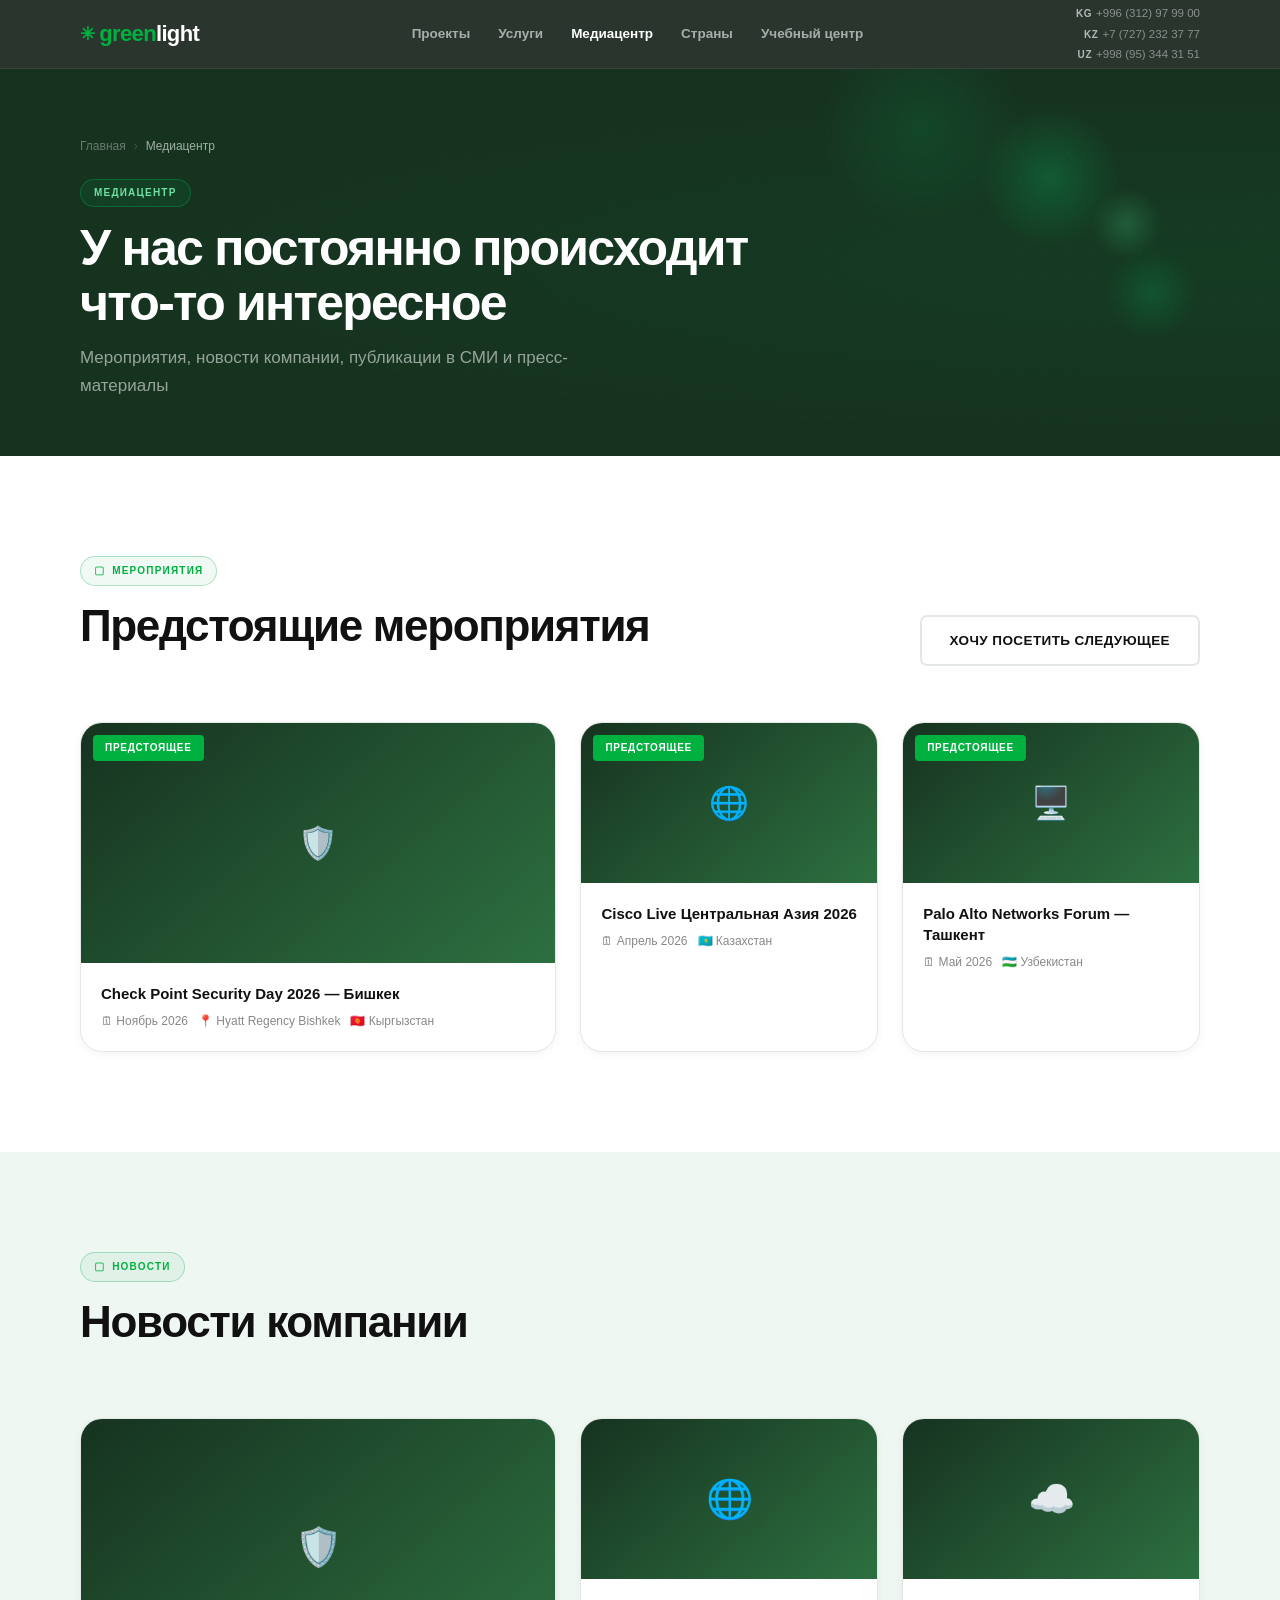
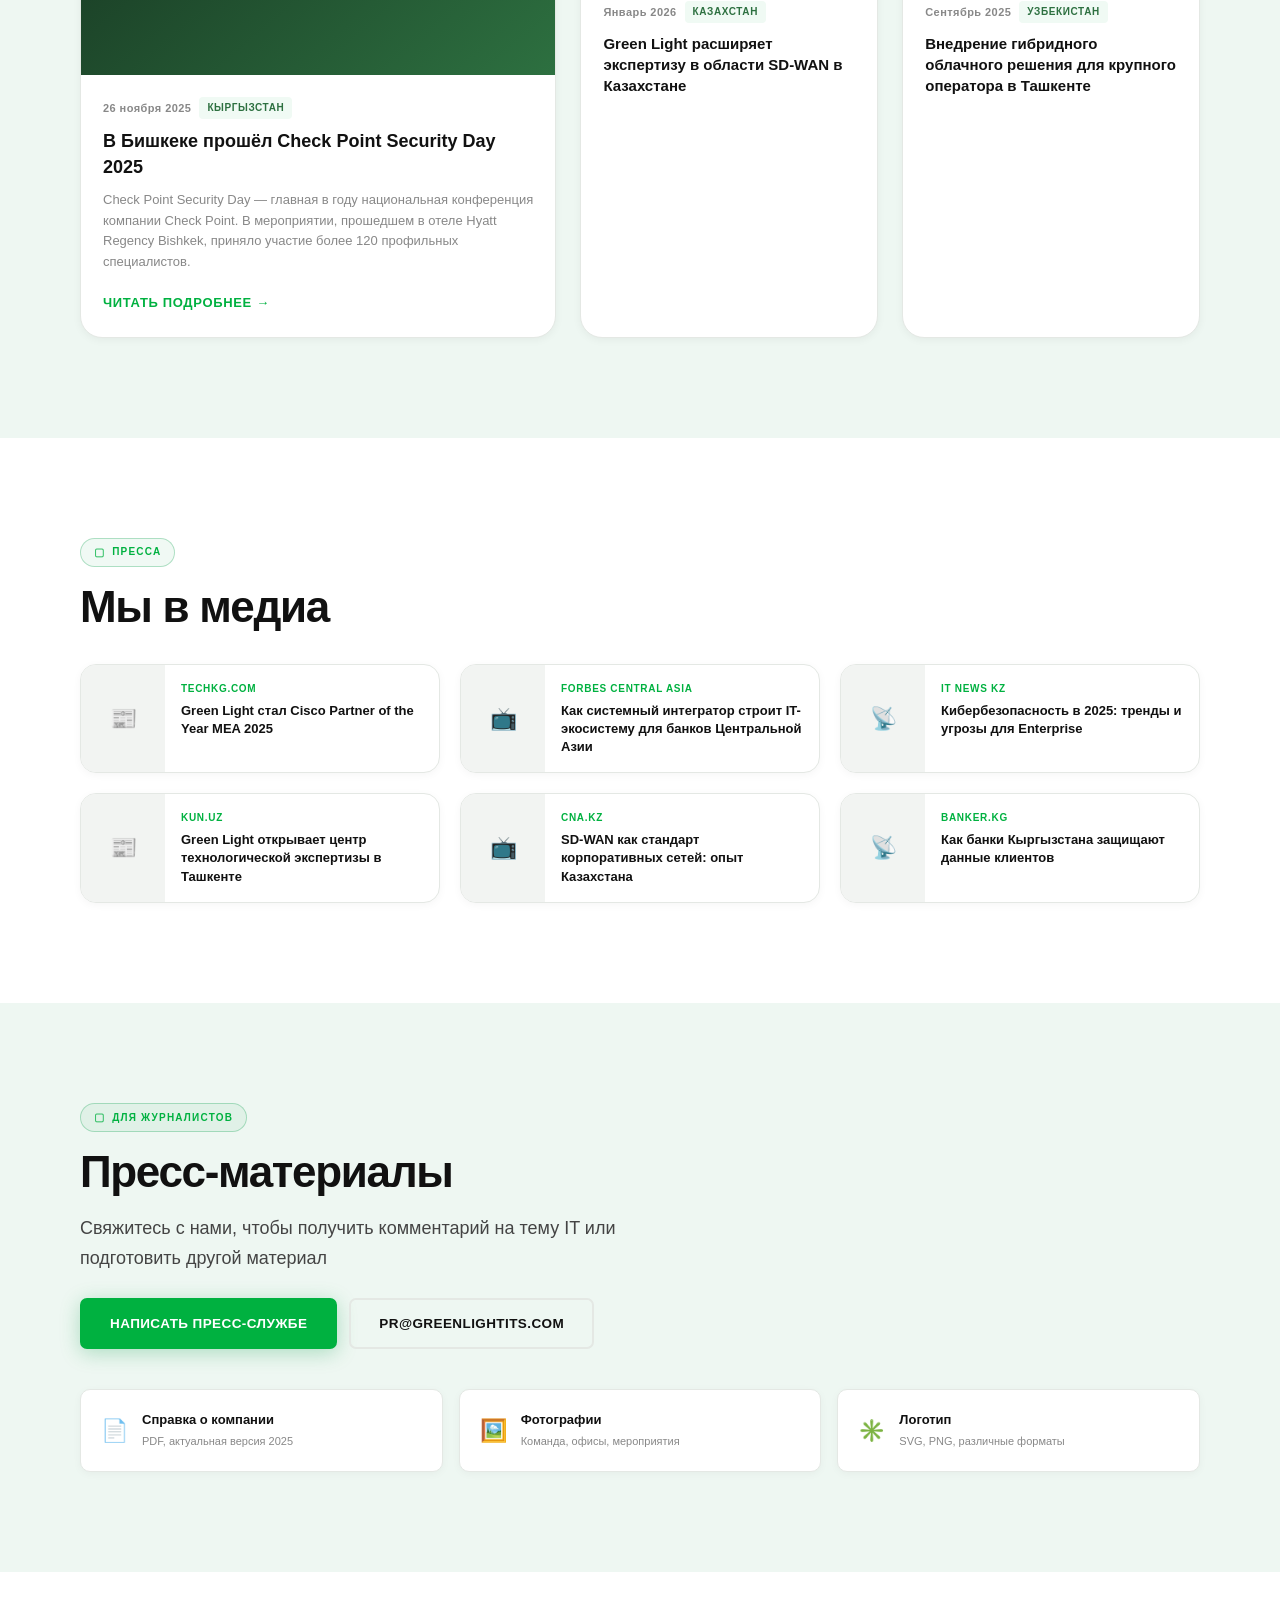
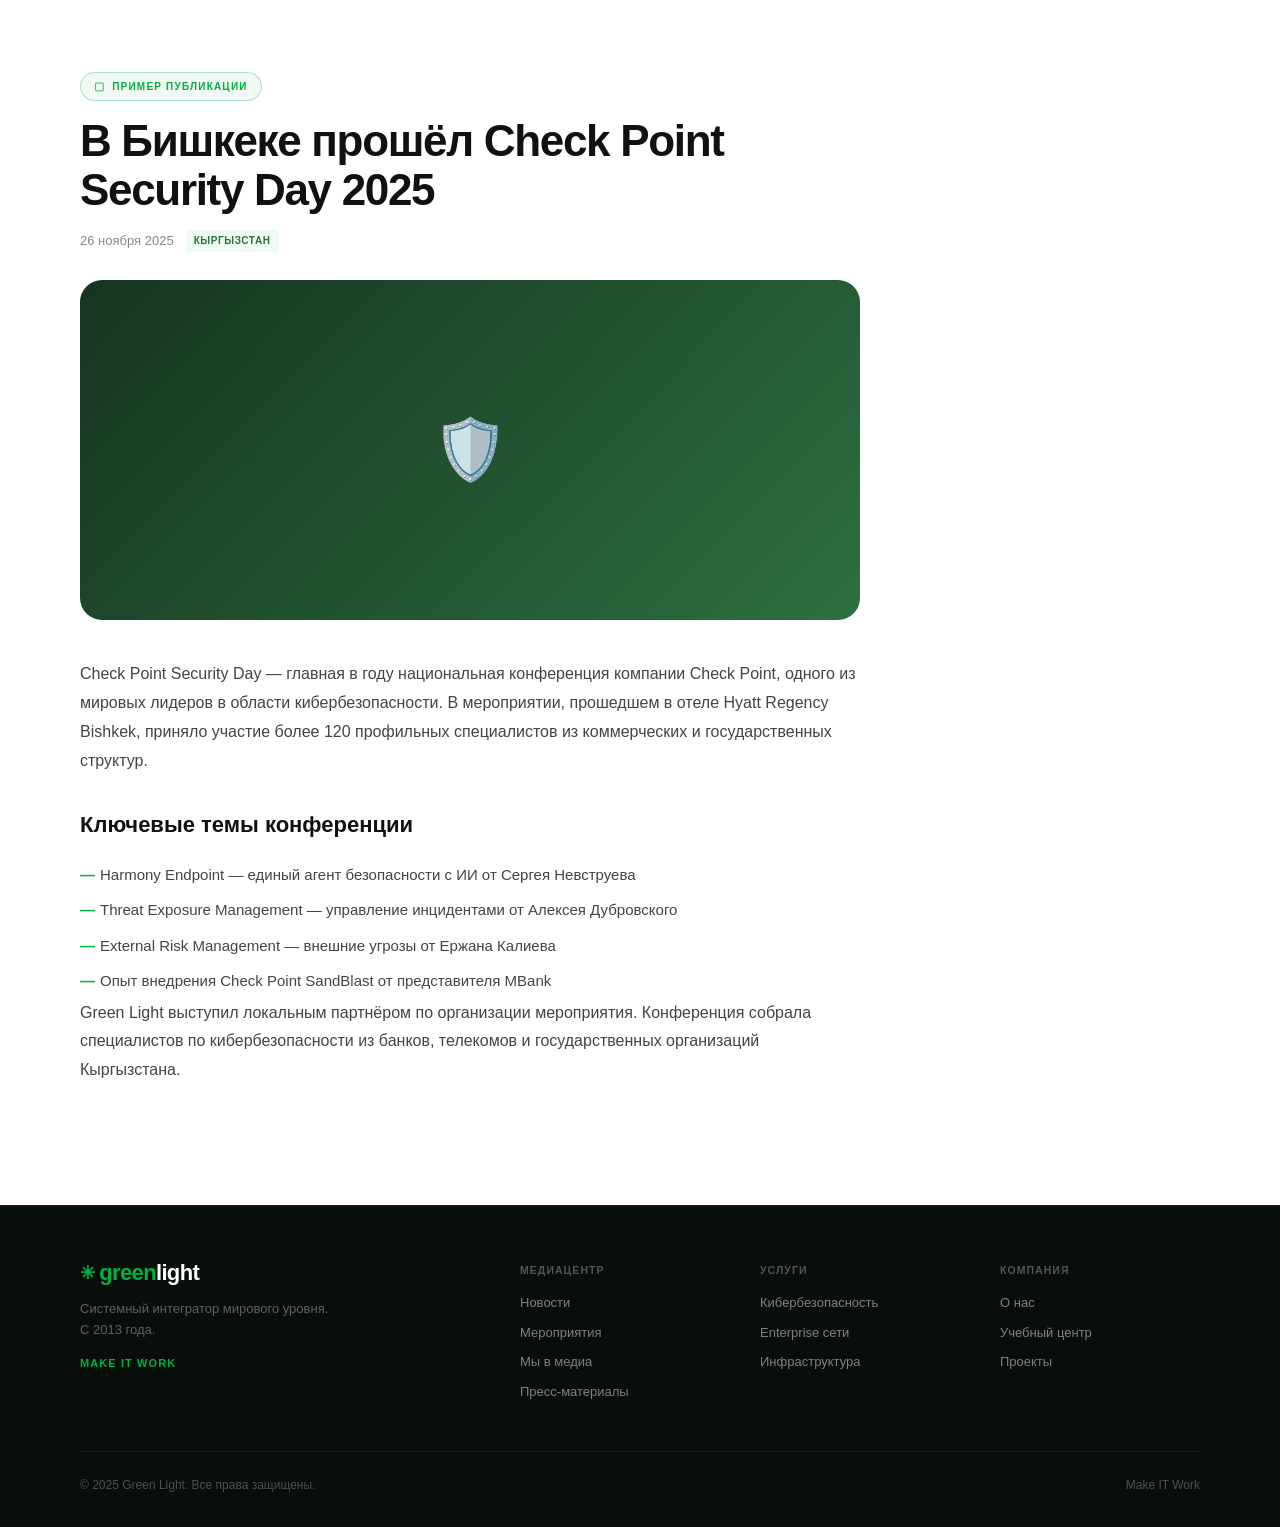
<file: media.html>
<!DOCTYPE html>
<html lang="ru">
<head>
  <meta charset="UTF-8">
  <meta name="viewport" content="width=device-width, initial-scale=1.0">
  <title>Медиацентр — Green Light</title>
  <link rel="stylesheet" href="style.css">
</head>
<body>

<!-- HEADER -->
<header class="header">
  <div class="container">
    <div class="header-inner">
      <a href="index.html" class="logo">
        <span class="logo-mark">✳</span><span class="logo-green">green</span><span class="logo-white">light</span>
      </a>
      <nav class="nav">
        <a href="projects.html">Проекты</a>
        <a href="services.html">Услуги</a>
        <a href="media.html" class="active">Медиацентр</a>
        <a href="countries.html">Страны</a>
        <a href="training.html">Учебный центр</a>
      </nav>
      <div class="header-phones">
        <a href="tel:+996312979900" class="header-phone"><strong>KG</strong>+996 (312) 97 99 00</a>
        <a href="tel:+77272323777"  class="header-phone"><strong>KZ</strong>+7 (727) 232 37 77</a>
        <a href="tel:+998953443151" class="header-phone"><strong>UZ</strong>+998 (95) 344 31 51</a>
      </div>
    </div>
  </div>
</header>

<!-- PAGE HERO -->
<section class="page-hero">
  <div class="container">
    <div class="breadcrumbs">
      <a href="index.html">Главная</a>
      <span class="sep">›</span>
      <span class="current">Медиацентр</span>
    </div>
    <div class="page-hero-eyebrow">Медиацентр</div>
    <h1 class="page-hero-title">У нас постоянно происходит<br>что-то интересное</h1>
    <p class="page-hero-sub">Мероприятия, новости компании, публикации в СМИ и пресс-материалы</p>
  </div>
</section>

<!-- EVENTS -->
<section class="sec sec--white">
  <div class="container">
    <div class="sec-header">
      <div>
        <div class="eyebrow">Мероприятия</div>
        <h2 class="h2">Предстоящие мероприятия</h2>
      </div>
      <a href="#" class="btn btn-outline">Хочу посетить следующее</a>
    </div>

    <div class="events-grid">
      <div class="event-card">
        <div class="event-img event-img-lg">
          🛡️
          <div class="event-pill pill-upcoming">Предстоящее</div>
        </div>
        <div class="event-body">
          <h3 class="event-title">Check Point Security Day 2026 — Бишкек</h3>
          <div class="event-meta">
            <span>🗓 Ноябрь 2026</span>
            <span>📍 Hyatt Regency Bishkek</span>
            <span>🇰🇬 Кыргызстан</span>
          </div>
        </div>
      </div>

      <div class="event-card">
        <div class="event-img event-img-sm">
          🌐
          <div class="event-pill pill-upcoming">Предстоящее</div>
        </div>
        <div class="event-body">
          <h3 class="event-title">Cisco Live Центральная Азия 2026</h3>
          <div class="event-meta">
            <span>🗓 Апрель 2026</span>
            <span>🇰🇿 Казахстан</span>
          </div>
        </div>
      </div>

      <div class="event-card">
        <div class="event-img event-img-sm">
          🖥️
          <div class="event-pill pill-upcoming">Предстоящее</div>
        </div>
        <div class="event-body">
          <h3 class="event-title">Palo Alto Networks Forum — Ташкент</h3>
          <div class="event-meta">
            <span>🗓 Май 2026</span>
            <span>🇺🇿 Узбекистан</span>
          </div>
        </div>
      </div>
    </div>
  </div>
</section>

<!-- NEWS -->
<section class="sec sec--gray">
  <div class="container">
    <div class="sec-header">
      <div>
        <div class="eyebrow">Новости</div>
        <h2 class="h2">Новости компании</h2>
      </div>
    </div>

    <div class="news-grid">
      <div class="news-card news-card--main">
        <div class="news-img news-img-lg">🛡️</div>
        <div class="news-body">
          <div class="news-meta">
            <span class="news-date">26 ноября 2025</span>
            <span class="news-badge">Кыргызстан</span>
          </div>
          <h3 class="news-title">В Бишкеке прошёл Check Point Security Day 2025</h3>
          <p style="font-size:13px;color:var(--text-muted);margin-top:10px;line-height:1.6;">
            Check Point Security Day — главная в году национальная конференция компании Check Point.
            В мероприятии, прошедшем в отеле Hyatt Regency Bishkek, приняло участие
            более 120 профильных специалистов.
          </p>
          <div class="mt-16">
            <a href="article.html" class="link-arrow">Читать подробнее →</a>
          </div>
        </div>
      </div>
      <div class="news-card">
        <div class="news-img news-img-sm">🌐</div>
        <div class="news-body">
          <div class="news-meta">
            <span class="news-date">Январь 2026</span>
            <span class="news-badge">Казахстан</span>
          </div>
          <h3 class="news-title">Green Light расширяет экспертизу в области SD-WAN в Казахстане</h3>
        </div>
      </div>
      <div class="news-card">
        <div class="news-img news-img-sm">☁️</div>
        <div class="news-body">
          <div class="news-meta">
            <span class="news-date">Сентябрь 2025</span>
            <span class="news-badge">Узбекистан</span>
          </div>
          <h3 class="news-title">Внедрение гибридного облачного решения для крупного оператора в Ташкенте</h3>
        </div>
      </div>
    </div>
  </div>
</section>

<!-- MEDIA COVERAGE -->
<section class="sec sec--white">
  <div class="container">
    <div class="eyebrow">Пресса</div>
    <h2 class="h2">Мы в медиа</h2>

    <div class="media-grid mt-32">
      <div class="media-item">
        <div class="media-img">📰</div>
        <div class="media-body">
          <div class="media-source">TechKG.com</div>
          <div class="media-title">Green Light стал Cisco Partner of the Year MEA 2025</div>
        </div>
      </div>
      <div class="media-item">
        <div class="media-img">📺</div>
        <div class="media-body">
          <div class="media-source">Forbes Central Asia</div>
          <div class="media-title">Как системный интегратор строит IT-экосистему для банков Центральной Азии</div>
        </div>
      </div>
      <div class="media-item">
        <div class="media-img">📡</div>
        <div class="media-body">
          <div class="media-source">IT News KZ</div>
          <div class="media-title">Кибербезопасность в 2025: тренды и угрозы для Enterprise</div>
        </div>
      </div>
      <div class="media-item">
        <div class="media-img">📰</div>
        <div class="media-body">
          <div class="media-source">Kun.uz</div>
          <div class="media-title">Green Light открывает центр технологической экспертизы в Ташкенте</div>
        </div>
      </div>
      <div class="media-item">
        <div class="media-img">📺</div>
        <div class="media-body">
          <div class="media-source">CNA.kz</div>
          <div class="media-title">SD-WAN как стандарт корпоративных сетей: опыт Казахстана</div>
        </div>
      </div>
      <div class="media-item">
        <div class="media-img">📡</div>
        <div class="media-body">
          <div class="media-source">Banker.kg</div>
          <div class="media-title">Как банки Кыргызстана защищают данные клиентов</div>
        </div>
      </div>
    </div>
  </div>
</section>

<!-- PRESS KIT -->
<section class="sec sec--gray">
  <div class="container">
    <div class="eyebrow">Для журналистов</div>
    <h2 class="h2">Пресс-материалы</h2>
    <p class="lead">
      Свяжитесь с нами, чтобы получить комментарий на тему IT
      или подготовить другой материал
    </p>

    <div style="display:flex;gap:12px;margin:24px 0 40px;">
      <a href="mailto:pr@greenlightits.com" class="btn btn-green">Написать пресс-службе</a>
      <a href="mailto:pr@greenlightits.com" class="btn btn-outline">pr@greenlightits.com</a>
    </div>

    <div class="presskit-grid">
      <div class="pk-item">
        <span class="pk-icon">📄</span>
        <div>
          <div class="pk-name">Справка о компании</div>
          <div class="pk-desc">PDF, актуальная версия 2025</div>
        </div>
      </div>
      <div class="pk-item">
        <span class="pk-icon">🖼️</span>
        <div>
          <div class="pk-name">Фотографии</div>
          <div class="pk-desc">Команда, офисы, мероприятия</div>
        </div>
      </div>
      <div class="pk-item">
        <span class="pk-icon">✳️</span>
        <div>
          <div class="pk-name">Логотип</div>
          <div class="pk-desc">SVG, PNG, различные форматы</div>
        </div>
      </div>
    </div>
  </div>
</section>

<!-- ARTICLE EXAMPLE -->
<section class="sec sec--white">
  <div class="container">
    <div class="article-wrap">
      <div class="eyebrow">Пример публикации</div>
      <h2 class="h2">В Бишкеке прошёл Check Point Security Day 2025</h2>

      <div class="article-meta">
        <span class="article-date">26 ноября 2025</span>
        <span class="news-badge">Кыргызстан</span>
      </div>

      <div class="article-img">🛡️</div>

      <div class="article-body">
        <p>
          Check Point Security Day — главная в году национальная конференция компании Check Point,
          одного из мировых лидеров в области кибербезопасности. В мероприятии, прошедшем
          в отеле Hyatt Regency Bishkek, приняло участие более 120 профильных специалистов
          из коммерческих и государственных структур.
        </p>
        <h2>Ключевые темы конференции</h2>
        <ul>
          <li>Harmony Endpoint — единый агент безопасности с ИИ от Сергея Невструева</li>
          <li>Threat Exposure Management — управление инцидентами от Алексея Дубровского</li>
          <li>External Risk Management — внешние угрозы от Ержана Калиева</li>
          <li>Опыт внедрения Check Point SandBlast от представителя MBank</li>
        </ul>
        <p>
          Green Light выступил локальным партнёром по организации мероприятия.
          Конференция собрала специалистов по кибербезопасности из банков, телекомов
          и государственных организаций Кыргызстана.
        </p>
      </div>
    </div>
  </div>
</section>

<!-- FOOTER -->
<footer class="footer">
  <div class="container">
    <div class="footer-grid">
      <div>
        <a href="index.html" class="logo">
          <span class="logo-mark">✳</span><span class="logo-green">green</span><span class="logo-white">light</span>
        </a>
        <p class="footer-desc">Системный интегратор мирового уровня. С 2013 года.</p>
        <div class="footer-tagline">Make IT Work</div>
      </div>
      <div>
        <div class="footer-col-h">Медиацентр</div>
        <div class="footer-links">
          <a href="#">Новости</a>
          <a href="#">Мероприятия</a>
          <a href="#">Мы в медиа</a>
          <a href="#">Пресс-материалы</a>
        </div>
      </div>
      <div>
        <div class="footer-col-h">Услуги</div>
        <div class="footer-links">
          <a href="services.html">Кибербезопасность</a>
          <a href="services.html">Enterprise сети</a>
          <a href="services.html">Инфраструктура</a>
        </div>
      </div>
      <div>
        <div class="footer-col-h">Компания</div>
        <div class="footer-links">
          <a href="countries.html">О нас</a>
          <a href="training.html">Учебный центр</a>
          <a href="projects.html">Проекты</a>
        </div>
      </div>
    </div>
    <div class="footer-bottom">
      <span>© 2025 Green Light. Все права защищены.</span>
      <span>Make IT Work</span>
    </div>
  </div>
</footer>

</body>
</html>
</file>
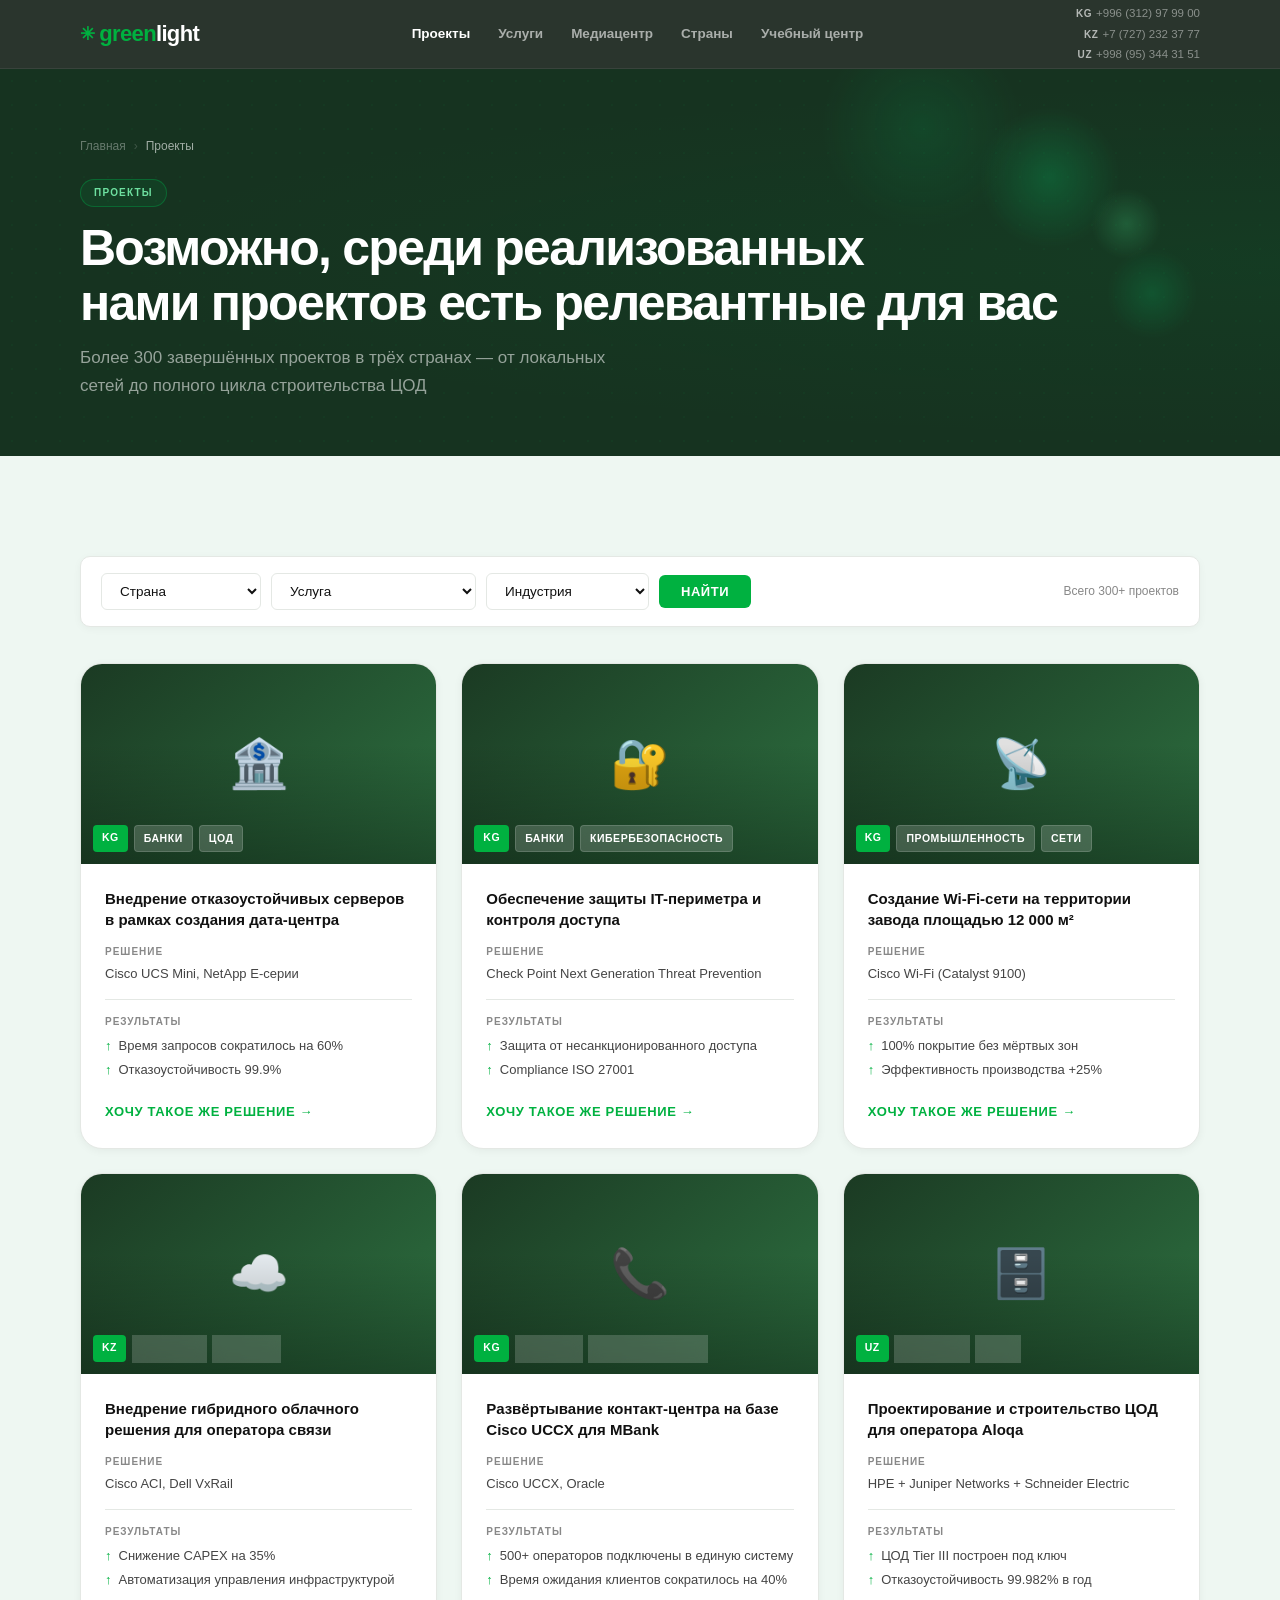
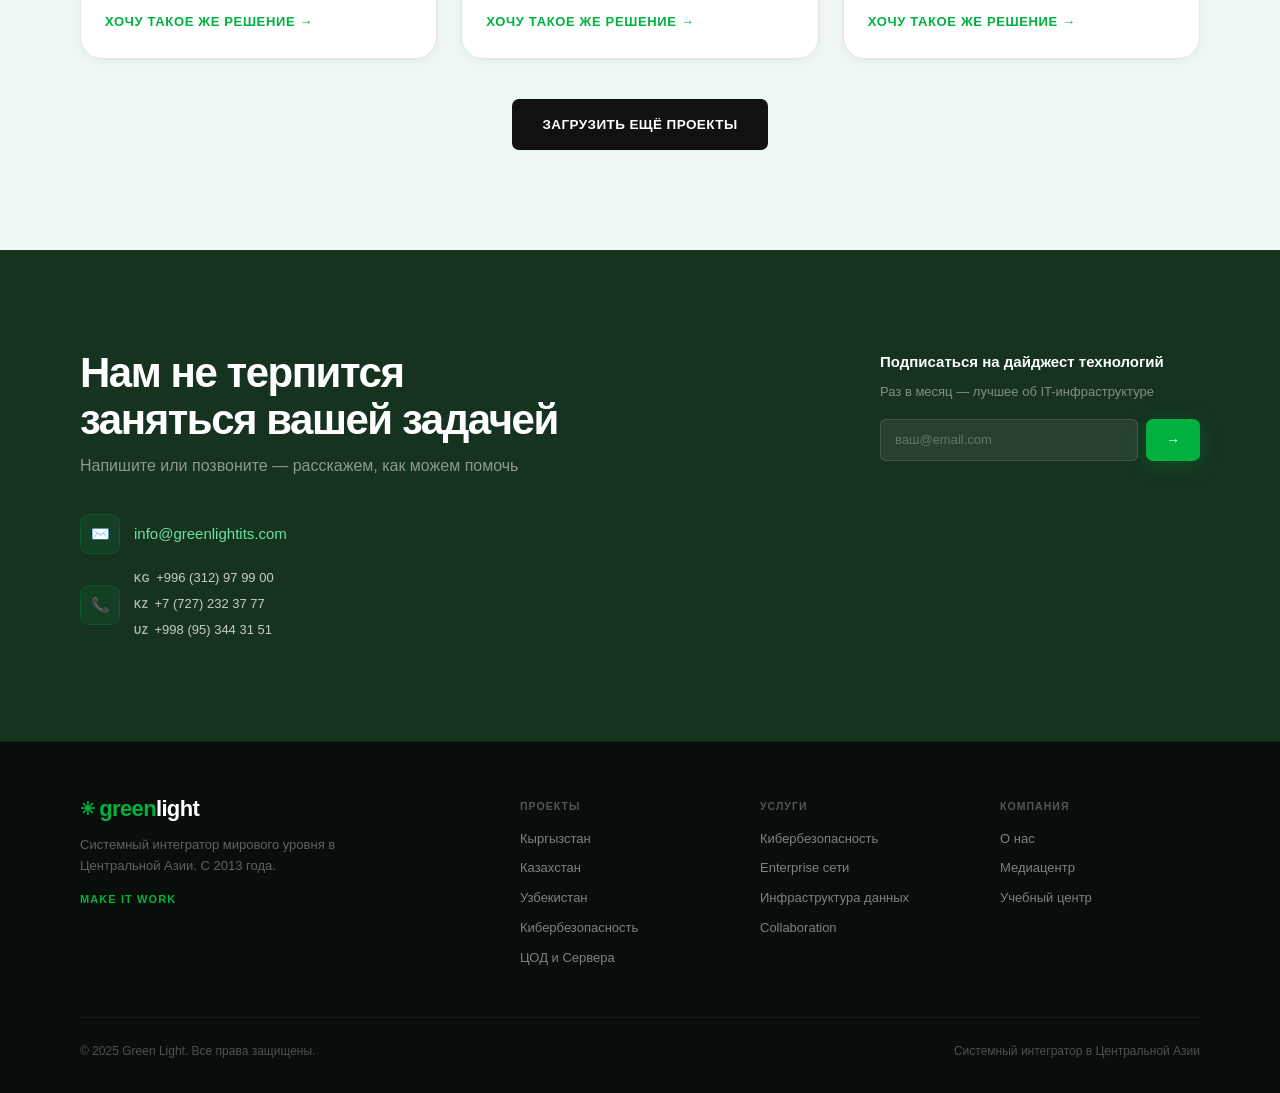
<file: projects.html>
<!DOCTYPE html>
<html lang="ru">
<head>
  <meta charset="UTF-8">
  <meta name="viewport" content="width=device-width, initial-scale=1.0">
  <title>Проекты — Green Light</title>
  <link rel="stylesheet" href="style.css">
</head>
<body>

<!-- HEADER -->
<header class="header">
  <div class="container">
    <div class="header-inner">
      <a href="index.html" class="logo">
        <span class="logo-mark">✳</span><span class="logo-green">green</span><span class="logo-white">light</span>
      </a>
      <nav class="nav">
        <a href="projects.html" class="active">Проекты</a>
        <a href="services.html">Услуги</a>
        <a href="media.html">Медиацентр</a>
        <a href="countries.html">Страны</a>
        <a href="training.html">Учебный центр</a>
      </nav>
      <div class="header-phones">
        <a href="tel:+996312979900" class="header-phone"><strong>KG</strong>+996 (312) 97 99 00</a>
        <a href="tel:+77272323777"  class="header-phone"><strong>KZ</strong>+7 (727) 232 37 77</a>
        <a href="tel:+998953443151" class="header-phone"><strong>UZ</strong>+998 (95) 344 31 51</a>
      </div>
    </div>
  </div>
</header>

<!-- PAGE HERO -->
<section class="page-hero">
  <div class="container">
    <div class="breadcrumbs">
      <a href="index.html">Главная</a>
      <span class="sep">›</span>
      <span class="current">Проекты</span>
    </div>
    <div class="page-hero-eyebrow">Проекты</div>
    <h1 class="page-hero-title">Возможно, среди реализованных<br>нами проектов есть релевантные для вас</h1>
    <p class="page-hero-sub">Более 300 завершённых проектов в трёх странах — от локальных сетей до полного цикла строительства ЦОД</p>
  </div>
</section>

<!-- FILTERS + PROJECTS -->
<section class="sec sec--gray">
  <div class="container">

    <div class="filters">
      <select class="f-select">
        <option value="">Страна</option>
        <option>Кыргызстан</option>
        <option>Казахстан</option>
        <option>Узбекистан</option>
      </select>
      <select class="f-select">
        <option value="">Услуга</option>
        <option>Кибербезопасность</option>
        <option>Enterprise сети</option>
        <option>Инфраструктура данных</option>
        <option>Collaboration</option>
        <option>Облачные решения</option>
      </select>
      <select class="f-select">
        <option value="">Индустрия</option>
        <option>Банки и финтех</option>
        <option>Телекомы</option>
        <option>Промышленность</option>
        <option>Государственные</option>
        <option>Ритейл</option>
      </select>
      <button class="f-btn">Найти</button>
      <span class="f-count">Всего 300+ проектов</span>
    </div>

    <div class="cards-grid">

      <div class="card">
        <div class="card-img">
          🏦
          <div class="card-tags">
            <span class="tag tag-green">KG</span>
            <span class="tag tag-glass">Банки</span>
            <span class="tag tag-glass">ЦОД</span>
          </div>
        </div>
        <div class="card-body">
          <h3 class="card-title">Внедрение отказоустойчивых серверов в рамках создания дата-центра</h3>
          <div class="card-lbl">Решение</div>
          <div class="card-val">Cisco UCS Mini, NetApp E-серии</div>
          <div class="card-divider"></div>
          <div class="card-lbl">Результаты</div>
          <div class="card-result">Время запросов сократилось на 60%</div>
          <div class="card-result">Отказоустойчивость 99.9%</div>
          <div class="mt-16">
            <a href="services.html" class="link-arrow">Хочу такое же решение →</a>
          </div>
        </div>
      </div>

      <div class="card">
        <div class="card-img">
          🔐
          <div class="card-tags">
            <span class="tag tag-green">KG</span>
            <span class="tag tag-glass">Банки</span>
            <span class="tag tag-glass">Кибербезопасность</span>
          </div>
        </div>
        <div class="card-body">
          <h3 class="card-title">Обеспечение защиты IT-периметра и контроля доступа</h3>
          <div class="card-lbl">Решение</div>
          <div class="card-val">Check Point Next Generation Threat Prevention</div>
          <div class="card-divider"></div>
          <div class="card-lbl">Результаты</div>
          <div class="card-result">Защита от несанкционированного доступа</div>
          <div class="card-result">Compliance ISO 27001</div>
          <div class="mt-16">
            <a href="services.html" class="link-arrow">Хочу такое же решение →</a>
          </div>
        </div>
      </div>

      <div class="card">
        <div class="card-img">
          📡
          <div class="card-tags">
            <span class="tag tag-green">KG</span>
            <span class="tag tag-glass">Промышленность</span>
            <span class="tag tag-glass">Сети</span>
          </div>
        </div>
        <div class="card-body">
          <h3 class="card-title">Создание Wi-Fi-сети на территории завода площадью 12 000 м²</h3>
          <div class="card-lbl">Решение</div>
          <div class="card-val">Cisco Wi-Fi (Catalyst 9100)</div>
          <div class="card-divider"></div>
          <div class="card-lbl">Результаты</div>
          <div class="card-result">100% покрытие без мёртвых зон</div>
          <div class="card-result">Эффективность производства +25%</div>
          <div class="mt-16">
            <a href="services.html" class="link-arrow">Хочу такое же решение →</a>
          </div>
        </div>
      </div>

      <div class="card">
        <div class="card-img">
          ☁️
          <div class="card-tags">
            <span class="tag tag-green">KZ</span>
            <span class="tag tag-glass">Телеком</span>
            <span class="tag tag-glass">Облака</span>
          </div>
        </div>
        <div class="card-body">
          <h3 class="card-title">Внедрение гибридного облачного решения для оператора связи</h3>
          <div class="card-lbl">Решение</div>
          <div class="card-val">Cisco ACI, Dell VxRail</div>
          <div class="card-divider"></div>
          <div class="card-lbl">Результаты</div>
          <div class="card-result">Снижение CAPEX на 35%</div>
          <div class="card-result">Автоматизация управления инфраструктурой</div>
          <div class="mt-16">
            <a href="services.html" class="link-arrow">Хочу такое же решение →</a>
          </div>
        </div>
      </div>

      <div class="card">
        <div class="card-img">
          📞
          <div class="card-tags">
            <span class="tag tag-green">KG</span>
            <span class="tag tag-glass">Финтех</span>
            <span class="tag tag-glass">Collaboration</span>
          </div>
        </div>
        <div class="card-body">
          <h3 class="card-title">Развёртывание контакт-центра на базе Cisco UCCX для MBank</h3>
          <div class="card-lbl">Решение</div>
          <div class="card-val">Cisco UCCX, Oracle</div>
          <div class="card-divider"></div>
          <div class="card-lbl">Результаты</div>
          <div class="card-result">500+ операторов подключены в единую систему</div>
          <div class="card-result">Время ожидания клиентов сократилось на 40%</div>
          <div class="mt-16">
            <a href="services.html" class="link-arrow">Хочу такое же решение →</a>
          </div>
        </div>
      </div>

      <div class="card">
        <div class="card-img">
          🗄️
          <div class="card-tags">
            <span class="tag tag-green">UZ</span>
            <span class="tag tag-glass">Телеком</span>
            <span class="tag tag-glass">ЦОД</span>
          </div>
        </div>
        <div class="card-body">
          <h3 class="card-title">Проектирование и строительство ЦОД для оператора Aloqa</h3>
          <div class="card-lbl">Решение</div>
          <div class="card-val">HPE + Juniper Networks + Schneider Electric</div>
          <div class="card-divider"></div>
          <div class="card-lbl">Результаты</div>
          <div class="card-result">ЦОД Tier III построен под ключ</div>
          <div class="card-result">Отказоустойчивость 99.982% в год</div>
          <div class="mt-16">
            <a href="services.html" class="link-arrow">Хочу такое же решение →</a>
          </div>
        </div>
      </div>

    </div>

    <div class="text-center mt-40">
      <a href="#" class="btn btn-dark">Загрузить ещё проекты</a>
    </div>

  </div>
</section>

<!-- CONTACT -->
<section class="sec sec--dark" id="contact">
  <div class="container">
    <div class="contact-layout">
      <div>
        <h2 class="contact-title">Нам не терпится<br>заняться вашей задачей</h2>
        <p class="contact-sub">Напишите или позвоните — расскажем, как можем помочь</p>
        <div class="contact-items">
          <div class="contact-row">
            <div class="c-icon">✉️</div>
            <div class="c-val"><a href="mailto:info@greenlightits.com">info@greenlightits.com</a></div>
          </div>
          <div class="contact-row">
            <div class="c-icon">📞</div>
            <div class="c-val">
              <div class="phones">
                <div class="phone"><strong>KG</strong><a href="tel:+996312979900">+996 (312) 97 99 00</a></div>
                <div class="phone"><strong>KZ</strong><a href="tel:+77272323777">+7 (727) 232 37 77</a></div>
                <div class="phone"><strong>UZ</strong><a href="tel:+998953443151">+998 (95) 344 31 51</a></div>
              </div>
            </div>
          </div>
        </div>
      </div>
      <div class="newsletter">
        <h4>Подписаться на дайджест технологий</h4>
        <p>Раз в месяц — лучшее об IT-инфраструктуре</p>
        <div class="nl-form">
          <input type="email" class="nl-input" placeholder="ваш@email.com">
          <button class="btn btn-green" style="padding:11px 18px;text-transform:none;letter-spacing:0;font-size:14px;">→</button>
        </div>
      </div>
    </div>
  </div>
</section>

<!-- FOOTER -->
<footer class="footer">
  <div class="container">
    <div class="footer-grid">
      <div>
        <a href="index.html" class="logo">
          <span class="logo-mark">✳</span><span class="logo-green">green</span><span class="logo-white">light</span>
        </a>
        <p class="footer-desc">Системный интегратор мирового уровня в Центральной Азии. С 2013 года.</p>
        <div class="footer-tagline">Make IT Work</div>
      </div>
      <div>
        <div class="footer-col-h">Проекты</div>
        <div class="footer-links">
          <a href="#">Кыргызстан</a>
          <a href="#">Казахстан</a>
          <a href="#">Узбекистан</a>
          <a href="#">Кибербезопасность</a>
          <a href="#">ЦОД и Сервера</a>
        </div>
      </div>
      <div>
        <div class="footer-col-h">Услуги</div>
        <div class="footer-links">
          <a href="services.html">Кибербезопасность</a>
          <a href="services.html">Enterprise сети</a>
          <a href="services.html">Инфраструктура данных</a>
          <a href="services.html">Collaboration</a>
        </div>
      </div>
      <div>
        <div class="footer-col-h">Компания</div>
        <div class="footer-links">
          <a href="countries.html">О нас</a>
          <a href="media.html">Медиацентр</a>
          <a href="training.html">Учебный центр</a>
        </div>
      </div>
    </div>
    <div class="footer-bottom">
      <span>© 2025 Green Light. Все права защищены.</span>
      <span>Системный интегратор в Центральной Азии</span>
    </div>
  </div>
</footer>

</body>
</html>
</file>
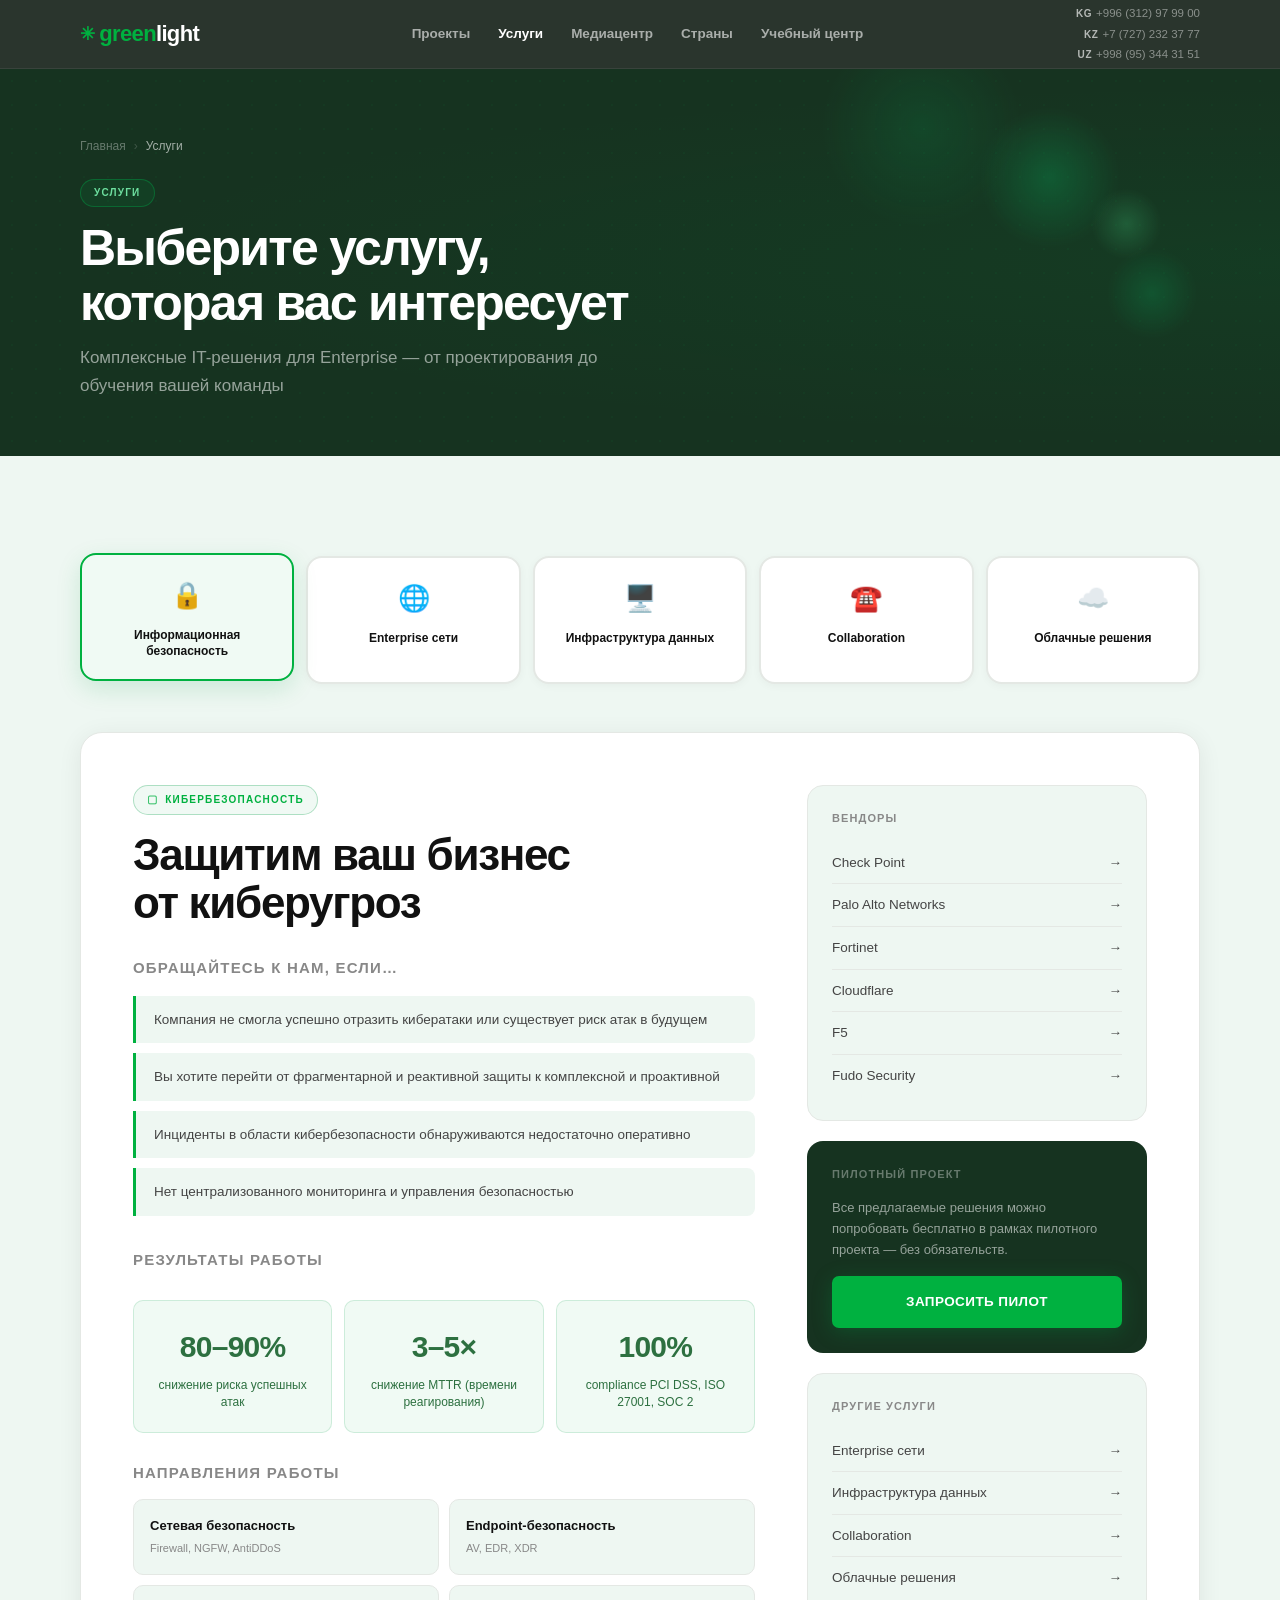
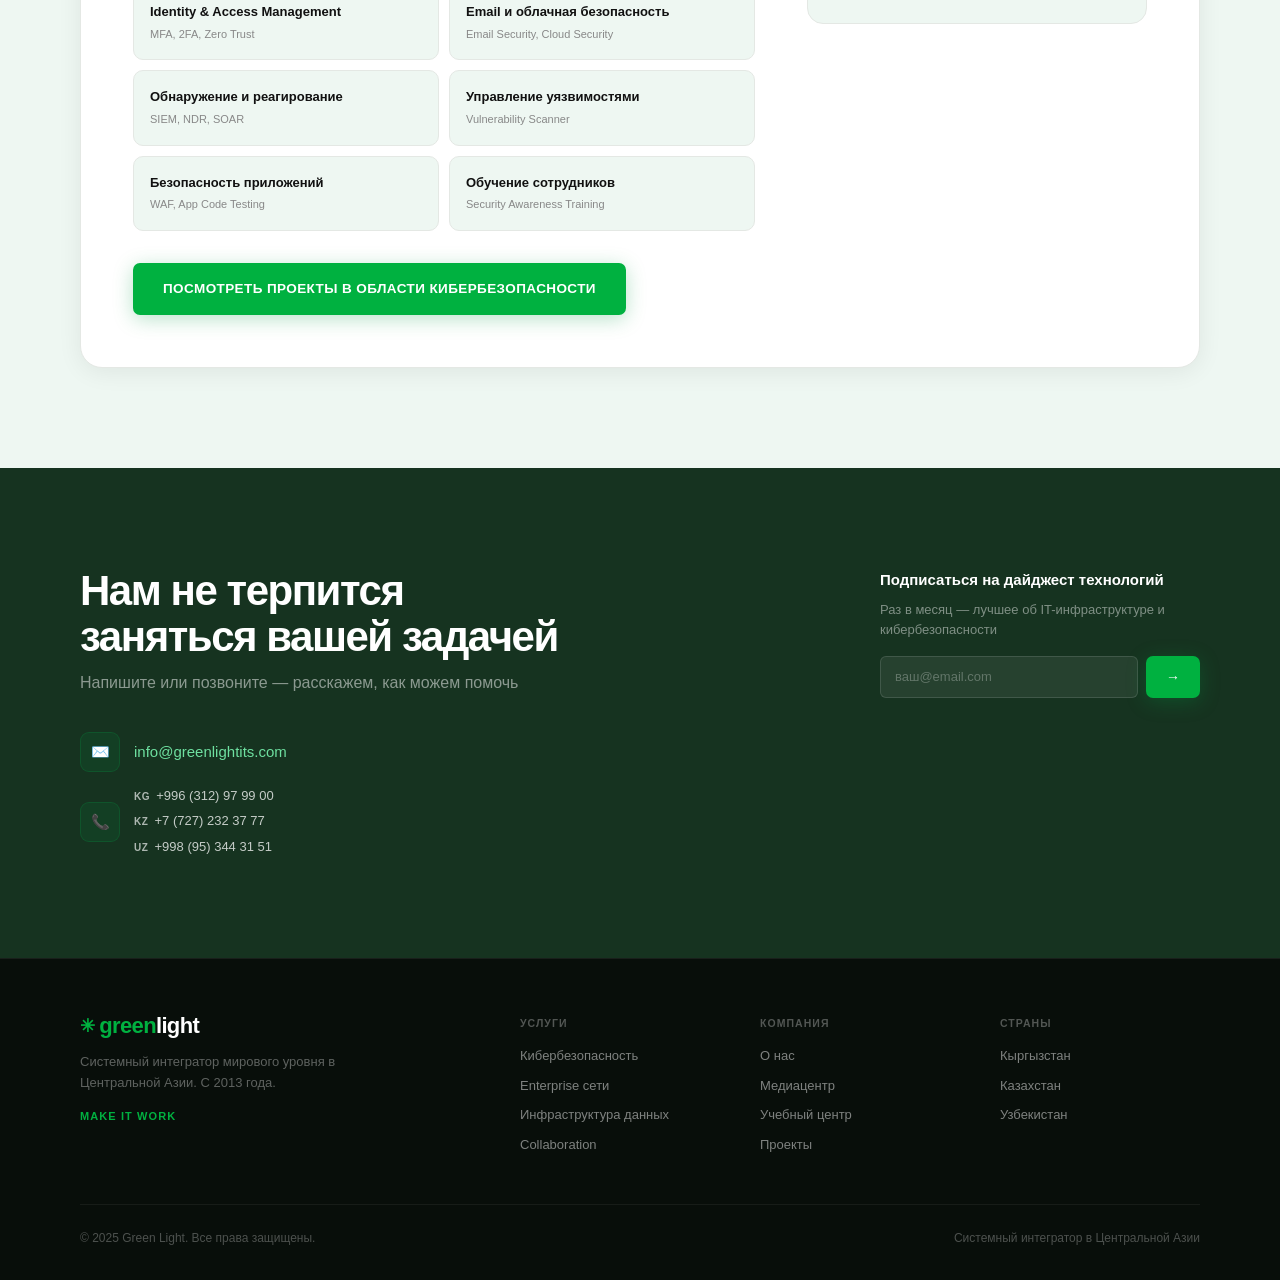
<file: services.html>
<!DOCTYPE html>
<html lang="ru">
<head>
  <meta charset="UTF-8">
  <meta name="viewport" content="width=device-width, initial-scale=1.0">
  <title>Услуги — Green Light</title>
  <link rel="stylesheet" href="style.css">
</head>
<body>

<!-- HEADER -->
<header class="header">
  <div class="container">
    <div class="header-inner">
      <a href="index.html" class="logo">
        <span class="logo-mark">✳</span><span class="logo-green">green</span><span class="logo-white">light</span>
      </a>
      <nav class="nav">
        <a href="projects.html">Проекты</a>
        <a href="services.html" class="active">Услуги</a>
        <a href="media.html">Медиацентр</a>
        <a href="countries.html">Страны</a>
        <a href="training.html">Учебный центр</a>
      </nav>
      <div class="header-phones">
        <a href="tel:+996312979900" class="header-phone"><strong>KG</strong>+996 (312) 97 99 00</a>
        <a href="tel:+77272323777"  class="header-phone"><strong>KZ</strong>+7 (727) 232 37 77</a>
        <a href="tel:+998953443151" class="header-phone"><strong>UZ</strong>+998 (95) 344 31 51</a>
      </div>
    </div>
  </div>
</header>

<!-- PAGE HERO -->
<section class="page-hero">
  <div class="container">
    <div class="breadcrumbs">
      <a href="index.html">Главная</a>
      <span class="sep">›</span>
      <span class="current">Услуги</span>
    </div>
    <div class="page-hero-eyebrow">Услуги</div>
    <h1 class="page-hero-title">Выберите услугу,<br>которая вас интересует</h1>
    <p class="page-hero-sub">Комплексные IT-решения для Enterprise — от проектирования до обучения вашей команды</p>
  </div>
</section>

<!-- SERVICE SELECTOR -->
<section class="sec sec--gray">
  <div class="container">

    <div class="svc-select-grid">
      <div class="svc-sel-item active" onclick="showService('cyber', this)">
        <div class="svc-sel-icon">🔒</div>
        <div class="svc-sel-name">Информационная безопасность</div>
      </div>
      <div class="svc-sel-item" onclick="showService('network', this)">
        <div class="svc-sel-icon">🌐</div>
        <div class="svc-sel-name">Enterprise сети</div>
      </div>
      <div class="svc-sel-item" onclick="showService('infra', this)">
        <div class="svc-sel-icon">🖥️</div>
        <div class="svc-sel-name">Инфраструктура данных</div>
      </div>
      <div class="svc-sel-item" onclick="showService('collab', this)">
        <div class="svc-sel-icon">☎️</div>
        <div class="svc-sel-name">Collaboration</div>
      </div>
      <div class="svc-sel-item" onclick="showService('cloud', this)">
        <div class="svc-sel-icon">☁️</div>
        <div class="svc-sel-name">Облачные решения</div>
      </div>
    </div>

    <!-- ===== КИБЕРБЕЗОПАСНОСТЬ (показан по умолчанию) ===== -->
    <div id="service-cyber" class="svc-detail">
      <div class="svc-detail-grid">
        <div>
          <div class="eyebrow">Кибербезопасность</div>
          <h2 class="h2">Защитим ваш бизнес<br>от киберугроз</h2>

          <h3 style="font-size:15px;font-weight:700;margin:28px 0 12px;text-transform:uppercase;letter-spacing:.08em;color:var(--text-muted);">Обращайтесь к нам, если…</h3>
          <div class="pain-list">
            <div class="pain-item">Компания не смогла успешно отразить кибератаки или существует риск атак в будущем</div>
            <div class="pain-item">Вы хотите перейти от фрагментарной и реактивной защиты к комплексной и проактивной</div>
            <div class="pain-item">Инциденты в области кибербезопасности обнаруживаются недостаточно оперативно</div>
            <div class="pain-item">Нет централизованного мониторинга и управления безопасностью</div>
          </div>

          <h3 style="font-size:15px;font-weight:700;margin:32px 0 12px;text-transform:uppercase;letter-spacing:.08em;color:var(--text-muted);">Результаты работы</h3>
          <div class="results-row">
            <div class="res-item">
              <div class="res-num">80–90%</div>
              <div class="res-label">снижение риска успешных атак</div>
            </div>
            <div class="res-item">
              <div class="res-num">3–5×</div>
              <div class="res-label">снижение MTTR (времени реагирования)</div>
            </div>
            <div class="res-item">
              <div class="res-num">100%</div>
              <div class="res-label">compliance PCI DSS, ISO 27001, SOC 2</div>
            </div>
          </div>

          <h3 style="font-size:15px;font-weight:700;margin:28px 0 14px;text-transform:uppercase;letter-spacing:.08em;color:var(--text-muted);">Направления работы</h3>
          <div class="dirs-grid">
            <div class="dir-item">
              <div class="dir-name">Сетевая безопасность</div>
              <div class="dir-sub">Firewall, NGFW, AntiDDoS</div>
            </div>
            <div class="dir-item">
              <div class="dir-name">Endpoint-безопасность</div>
              <div class="dir-sub">AV, EDR, XDR</div>
            </div>
            <div class="dir-item">
              <div class="dir-name">Identity &amp; Access Management</div>
              <div class="dir-sub">MFA, 2FA, Zero Trust</div>
            </div>
            <div class="dir-item">
              <div class="dir-name">Email и облачная безопасность</div>
              <div class="dir-sub">Email Security, Cloud Security</div>
            </div>
            <div class="dir-item">
              <div class="dir-name">Обнаружение и реагирование</div>
              <div class="dir-sub">SIEM, NDR, SOAR</div>
            </div>
            <div class="dir-item">
              <div class="dir-name">Управление уязвимостями</div>
              <div class="dir-sub">Vulnerability Scanner</div>
            </div>
            <div class="dir-item">
              <div class="dir-name">Безопасность приложений</div>
              <div class="dir-sub">WAF, App Code Testing</div>
            </div>
            <div class="dir-item">
              <div class="dir-name">Обучение сотрудников</div>
              <div class="dir-sub">Security Awareness Training</div>
            </div>
          </div>

          <div class="mt-32">
            <a href="projects.html" class="btn btn-green">Посмотреть проекты в области кибербезопасности</a>
          </div>
        </div>

        <div class="svc-sidebar">
          <div class="sidebar-box">
            <h4>Вендоры</h4>
            <div class="sidebar-links">
              <a href="#">Check Point <span>→</span></a>
              <a href="#">Palo Alto Networks <span>→</span></a>
              <a href="#">Fortinet <span>→</span></a>
              <a href="#">Cloudflare <span>→</span></a>
              <a href="#">F5 <span>→</span></a>
              <a href="#">Fudo Security <span>→</span></a>
            </div>
          </div>

          <div class="sidebar-box sidebar-box--dark">
            <h4>Пилотный проект</h4>
            <p>Все предлагаемые решения можно попробовать бесплатно в рамках пилотного проекта — без обязательств.</p>
            <a href="#contact" class="btn btn-green" style="width:100%;justify-content:center;">Запросить пилот</a>
          </div>

          <div class="sidebar-box">
            <h4>Другие услуги</h4>
            <div class="sidebar-links">
              <a href="#">Enterprise сети <span>→</span></a>
              <a href="#">Инфраструктура данных <span>→</span></a>
              <a href="#">Collaboration <span>→</span></a>
              <a href="#">Облачные решения <span>→</span></a>
            </div>
          </div>
        </div>
      </div>
    </div>
    <!-- END Кибербезопасность -->

  </div>
</section>

<!-- CONTACT -->
<section class="sec sec--dark" id="contact">
  <div class="container">
    <div class="contact-layout">
      <div>
        <h2 class="contact-title">Нам не терпится<br>заняться вашей задачей</h2>
        <p class="contact-sub">Напишите или позвоните — расскажем, как можем помочь</p>
        <div class="contact-items">
          <div class="contact-row">
            <div class="c-icon">✉️</div>
            <div class="c-val"><a href="mailto:info@greenlightits.com">info@greenlightits.com</a></div>
          </div>
          <div class="contact-row">
            <div class="c-icon">📞</div>
            <div class="c-val">
              <div class="phones">
                <div class="phone"><strong>KG</strong><a href="tel:+996312979900">+996 (312) 97 99 00</a></div>
                <div class="phone"><strong>KZ</strong><a href="tel:+77272323777">+7 (727) 232 37 77</a></div>
                <div class="phone"><strong>UZ</strong><a href="tel:+998953443151">+998 (95) 344 31 51</a></div>
              </div>
            </div>
          </div>
        </div>
      </div>
      <div class="newsletter">
        <h4>Подписаться на дайджест технологий</h4>
        <p>Раз в месяц — лучшее об IT-инфраструктуре и кибербезопасности</p>
        <div class="nl-form">
          <input type="email" class="nl-input" placeholder="ваш@email.com">
          <button class="btn btn-green" style="padding:11px 18px;text-transform:none;letter-spacing:0;font-size:14px;">→</button>
        </div>
      </div>
    </div>
  </div>
</section>

<!-- FOOTER -->
<footer class="footer">
  <div class="container">
    <div class="footer-grid">
      <div>
        <a href="index.html" class="logo">
          <span class="logo-mark">✳</span><span class="logo-green">green</span><span class="logo-white">light</span>
        </a>
        <p class="footer-desc">Системный интегратор мирового уровня в Центральной Азии. С 2013 года.</p>
        <div class="footer-tagline">Make IT Work</div>
      </div>
      <div>
        <div class="footer-col-h">Услуги</div>
        <div class="footer-links">
          <a href="#">Кибербезопасность</a>
          <a href="#">Enterprise сети</a>
          <a href="#">Инфраструктура данных</a>
          <a href="#">Collaboration</a>
        </div>
      </div>
      <div>
        <div class="footer-col-h">Компания</div>
        <div class="footer-links">
          <a href="countries.html">О нас</a>
          <a href="media.html">Медиацентр</a>
          <a href="training.html">Учебный центр</a>
          <a href="projects.html">Проекты</a>
        </div>
      </div>
      <div>
        <div class="footer-col-h">Страны</div>
        <div class="footer-links">
          <a href="countries.html">Кыргызстан</a>
          <a href="countries.html">Казахстан</a>
          <a href="countries.html">Узбекистан</a>
        </div>
      </div>
    </div>
    <div class="footer-bottom">
      <span>© 2025 Green Light. Все права защищены.</span>
      <span>Системный интегратор в Центральной Азии</span>
    </div>
  </div>
</footer>

<script>
function showService(id, el) {
  document.querySelectorAll('.svc-sel-item').forEach(function(item) { item.classList.remove('active'); });
  el.classList.add('active');
  // В реальном сайте здесь будет переключение контента
}
</script>

</body>
</html>
</file>
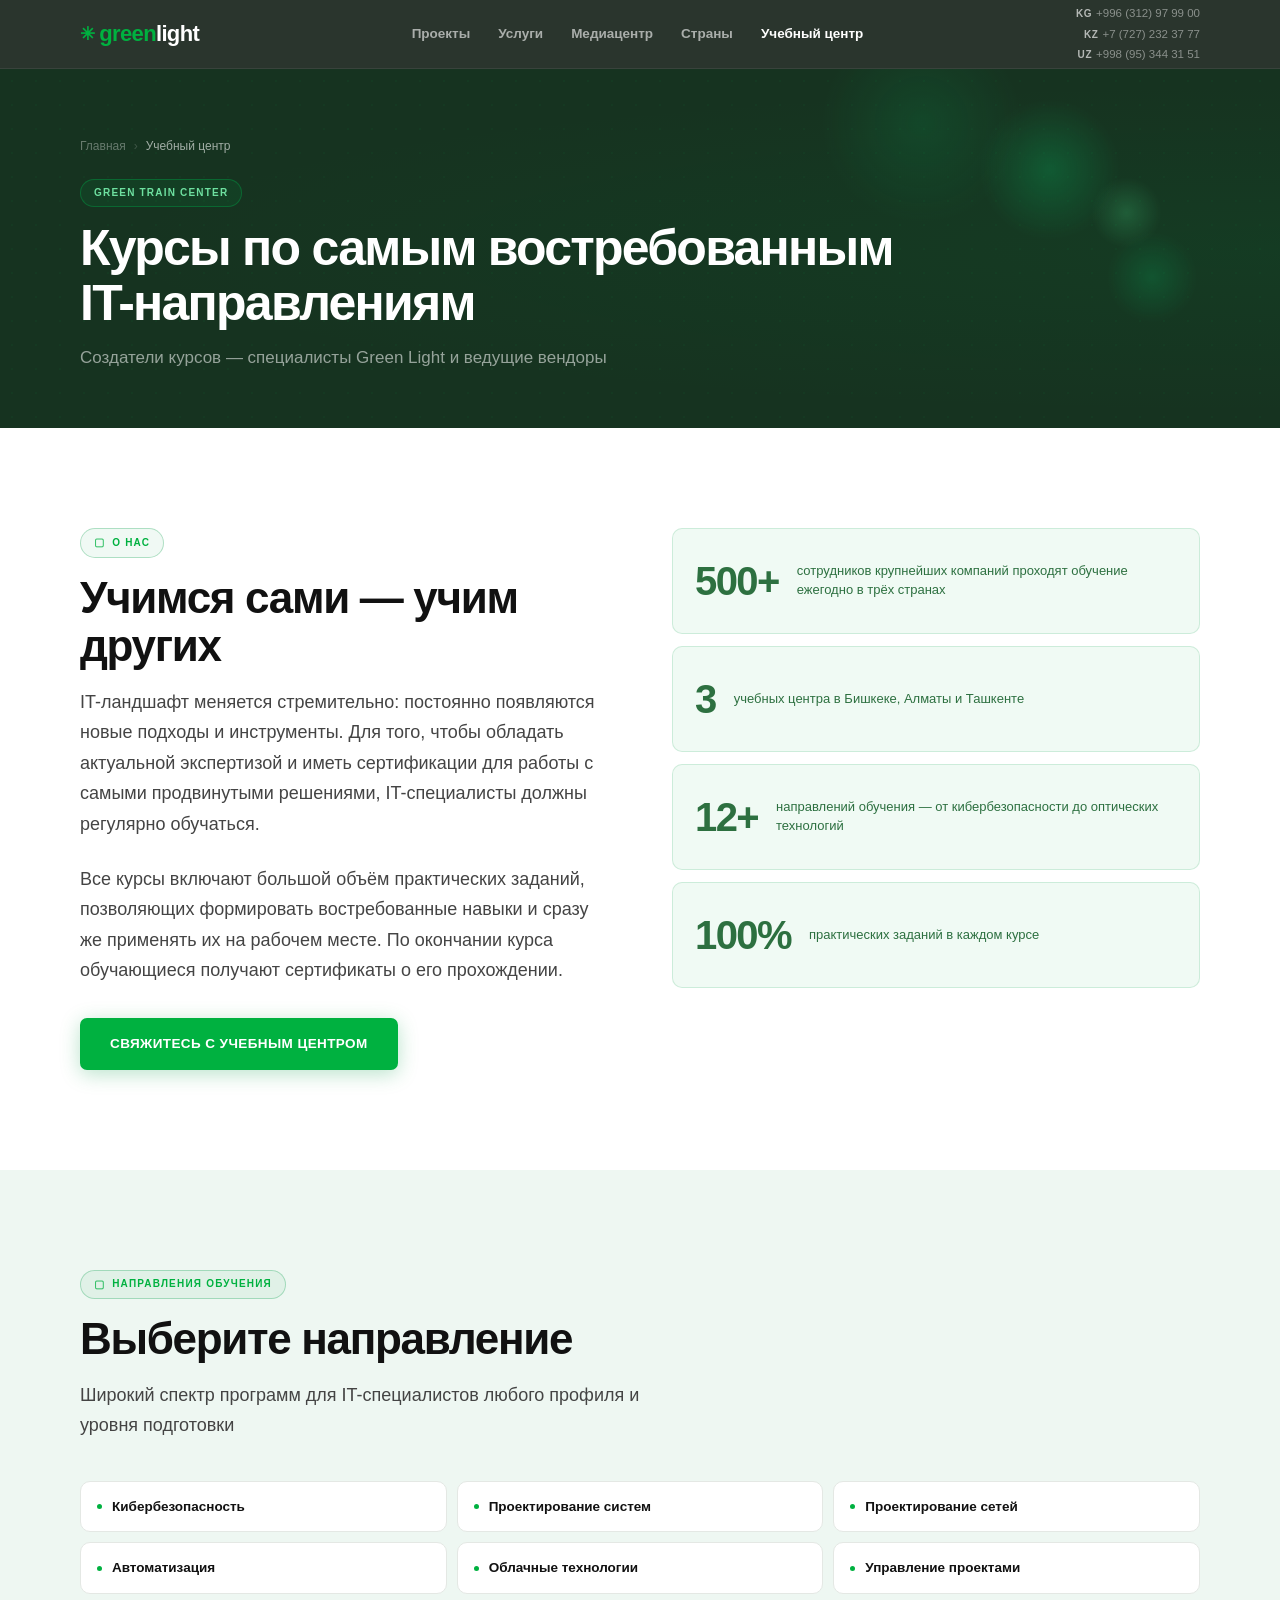
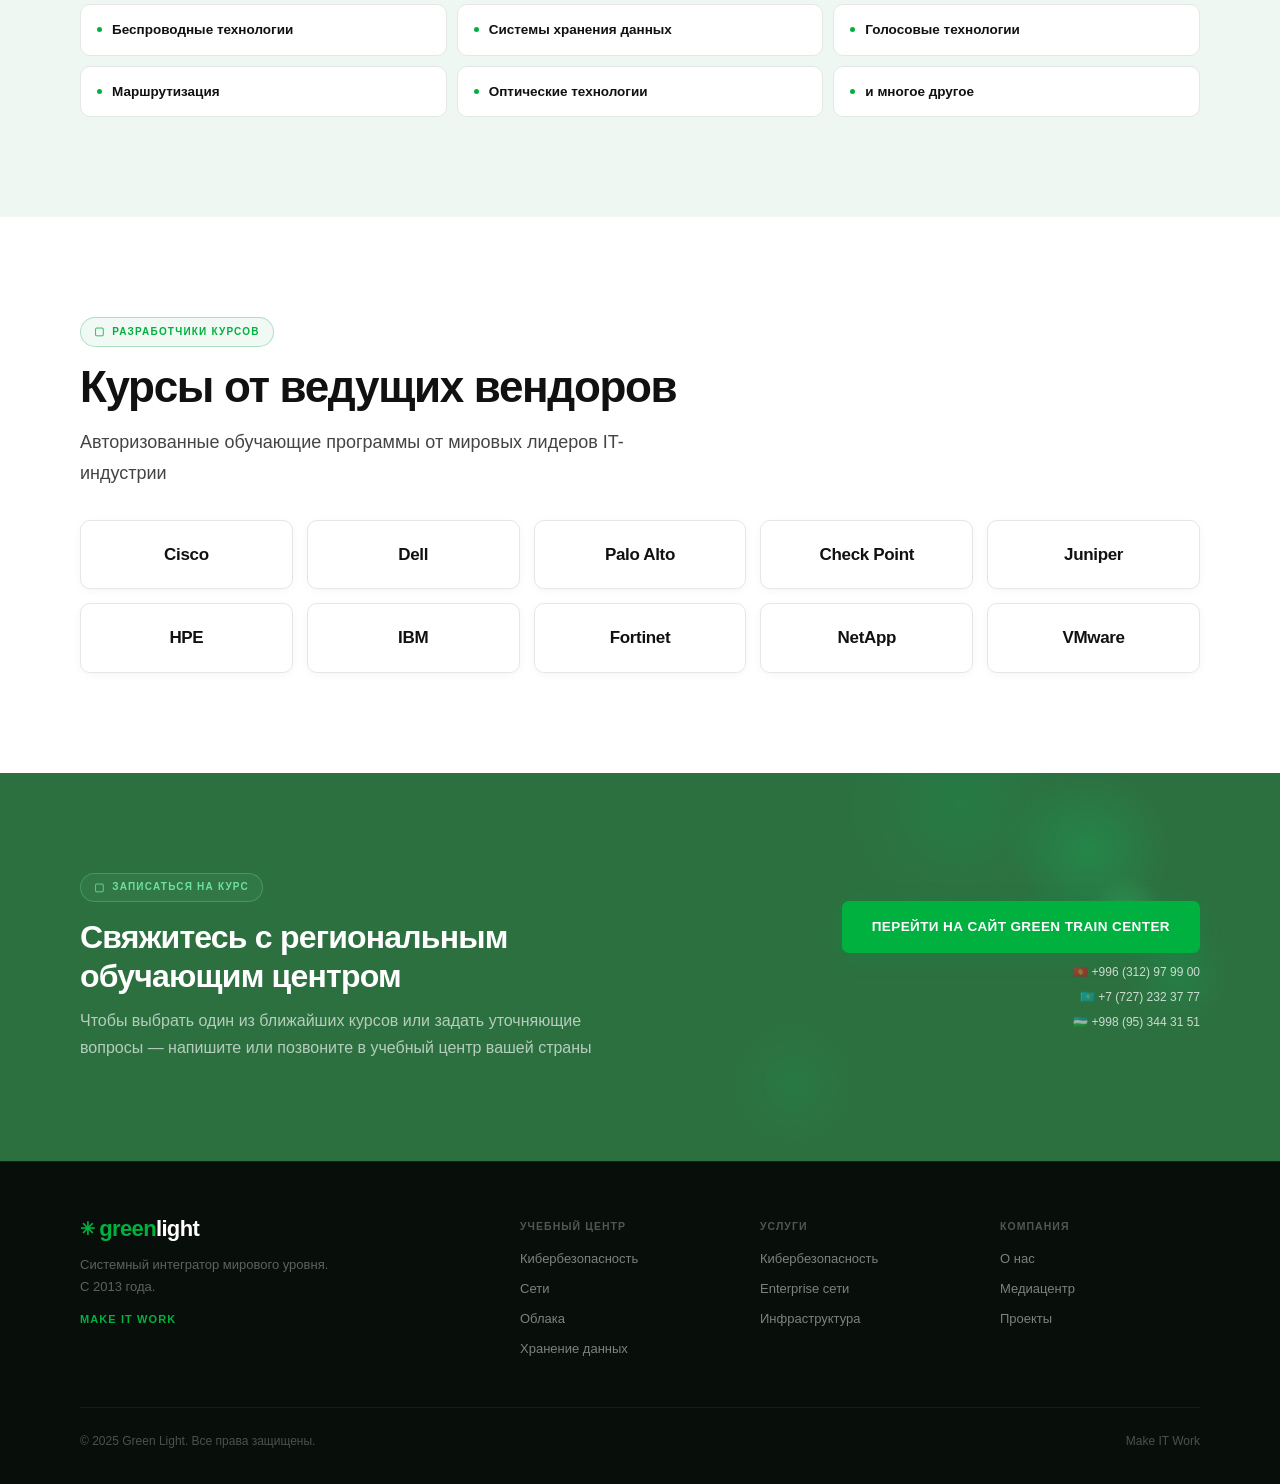
<file: training.html>
<!DOCTYPE html>
<html lang="ru">
<head>
  <meta charset="UTF-8">
  <meta name="viewport" content="width=device-width, initial-scale=1.0">
  <title>Учебный центр — Green Light</title>
  <link rel="stylesheet" href="style.css">
</head>
<body>

<!-- HEADER -->
<header class="header">
  <div class="container">
    <div class="header-inner">
      <a href="index.html" class="logo">
        <span class="logo-mark">✳</span><span class="logo-green">green</span><span class="logo-white">light</span>
      </a>
      <nav class="nav">
        <a href="projects.html">Проекты</a>
        <a href="services.html">Услуги</a>
        <a href="media.html">Медиацентр</a>
        <a href="countries.html">Страны</a>
        <a href="training.html" class="active">Учебный центр</a>
      </nav>
      <div class="header-phones">
        <a href="tel:+996312979900" class="header-phone"><strong>KG</strong>+996 (312) 97 99 00</a>
        <a href="tel:+77272323777"  class="header-phone"><strong>KZ</strong>+7 (727) 232 37 77</a>
        <a href="tel:+998953443151" class="header-phone"><strong>UZ</strong>+998 (95) 344 31 51</a>
      </div>
    </div>
  </div>
</header>

<!-- PAGE HERO -->
<section class="page-hero">
  <div class="container">
    <div class="breadcrumbs">
      <a href="index.html">Главная</a>
      <span class="sep">›</span>
      <span class="current">Учебный центр</span>
    </div>
    <div class="page-hero-eyebrow">Green Train Center</div>
    <h1 class="page-hero-title">Курсы по самым востребованным<br>IT-направлениям</h1>
    <p class="page-hero-sub">Создатели курсов — специалисты Green Light и ведущие вендоры</p>
  </div>
</section>

<!-- ABOUT -->
<section class="sec sec--white">
  <div class="container">
    <div class="training-2col">
      <div>
        <div class="eyebrow">О нас</div>
        <h2 class="h2">Учимся сами — учим других</h2>
        <p class="lead" style="margin-bottom:24px;">
          IT-ландшафт меняется стремительно: постоянно появляются новые подходы и
          инструменты. Для того, чтобы обладать актуальной экспертизой и иметь сертификации
          для работы с самыми продвинутыми решениями, IT-специалисты должны регулярно обучаться.
        </p>
        <p class="lead" style="margin-bottom:32px;">
          Все курсы включают большой объём практических заданий, позволяющих формировать
          востребованные навыки и сразу же применять их на рабочем месте. По окончании курса
          обучающиеся получают сертификаты о его прохождении.
        </p>
        <a href="#contact-training" class="btn btn-green">Свяжитесь с учебным центром</a>
      </div>

      <div>
        <div class="fact-item">
          <div class="fact-num">500+</div>
          <div class="fact-label">сотрудников крупнейших компаний проходят обучение ежегодно в трёх странах</div>
        </div>
        <div class="fact-item">
          <div class="fact-num">3</div>
          <div class="fact-label">учебных центра в Бишкеке, Алматы и Ташкенте</div>
        </div>
        <div class="fact-item">
          <div class="fact-num">12+</div>
          <div class="fact-label">направлений обучения — от кибербезопасности до оптических технологий</div>
        </div>
        <div class="fact-item">
          <div class="fact-num">100%</div>
          <div class="fact-label">практических заданий в каждом курсе</div>
        </div>
      </div>
    </div>
  </div>
</section>

<!-- DIRECTIONS -->
<section class="sec sec--gray">
  <div class="container">
    <div class="eyebrow">Направления обучения</div>
    <h2 class="h2">Выберите направление</h2>
    <p class="lead">Широкий спектр программ для IT-специалистов любого профиля и уровня подготовки</p>

    <div class="courses-grid mt-40">
      <div class="course-item"><span class="course-dot"></span>Кибербезопасность</div>
      <div class="course-item"><span class="course-dot"></span>Проектирование систем</div>
      <div class="course-item"><span class="course-dot"></span>Проектирование сетей</div>
      <div class="course-item"><span class="course-dot"></span>Автоматизация</div>
      <div class="course-item"><span class="course-dot"></span>Облачные технологии</div>
      <div class="course-item"><span class="course-dot"></span>Управление проектами</div>
      <div class="course-item"><span class="course-dot"></span>Беспроводные технологии</div>
      <div class="course-item"><span class="course-dot"></span>Системы хранения данных</div>
      <div class="course-item"><span class="course-dot"></span>Голосовые технологии</div>
      <div class="course-item"><span class="course-dot"></span>Маршрутизация</div>
      <div class="course-item"><span class="course-dot"></span>Оптические технологии</div>
      <div class="course-item"><span class="course-dot"></span>и многое другое</div>
    </div>
  </div>
</section>

<!-- DEVELOPERS -->
<section class="sec sec--white">
  <div class="container">
    <div class="eyebrow">Разработчики курсов</div>
    <h2 class="h2">Курсы от ведущих вендоров</h2>
    <p class="lead">Авторизованные обучающие программы от мировых лидеров IT-индустрии</p>

    <div class="devs-grid">
      <div class="dev-card">Cisco</div>
      <div class="dev-card">Dell</div>
      <div class="dev-card">Palo Alto</div>
      <div class="dev-card">Check Point</div>
      <div class="dev-card">Juniper</div>
      <div class="dev-card">HPE</div>
      <div class="dev-card">IBM</div>
      <div class="dev-card">Fortinet</div>
      <div class="dev-card">NetApp</div>
      <div class="dev-card">VMware</div>
    </div>
  </div>
</section>

<!-- CONTACT TRAINING -->
<section class="sec sec--dgreen" id="contact-training">
  <div class="container">
    <div class="cta-block">
      <div>
        <div class="eyebrow">Записаться на курс</div>
        <h2 class="cta-title">Свяжитесь с региональным<br>обучающим центром</h2>
        <p class="cta-sub">
          Чтобы выбрать один из ближайших курсов или задать уточняющие вопросы
          — напишите или позвоните в учебный центр вашей страны
        </p>
      </div>
      <div class="cta-actions">
        <a href="#" class="btn btn-green">Перейти на сайт Green Train Center</a>
        <div style="display:flex;flex-direction:column;gap:6px;align-items:flex-end;">
          <div style="font-size:12px;color:rgba(255,255,255,.5);">🇰🇬 <a href="tel:+996312979900" style="color:rgba(255,255,255,.75);">+996 (312) 97 99 00</a></div>
          <div style="font-size:12px;color:rgba(255,255,255,.5);">🇰🇿 <a href="tel:+77272323777" style="color:rgba(255,255,255,.75);">+7 (727) 232 37 77</a></div>
          <div style="font-size:12px;color:rgba(255,255,255,.5);">🇺🇿 <a href="tel:+998953443151" style="color:rgba(255,255,255,.75);">+998 (95) 344 31 51</a></div>
        </div>
      </div>
    </div>
  </div>
</section>

<!-- FOOTER -->
<footer class="footer">
  <div class="container">
    <div class="footer-grid">
      <div>
        <a href="index.html" class="logo">
          <span class="logo-mark">✳</span><span class="logo-green">green</span><span class="logo-white">light</span>
        </a>
        <p class="footer-desc">Системный интегратор мирового уровня. С 2013 года.</p>
        <div class="footer-tagline">Make IT Work</div>
      </div>
      <div>
        <div class="footer-col-h">Учебный центр</div>
        <div class="footer-links">
          <a href="#">Кибербезопасность</a>
          <a href="#">Сети</a>
          <a href="#">Облака</a>
          <a href="#">Хранение данных</a>
        </div>
      </div>
      <div>
        <div class="footer-col-h">Услуги</div>
        <div class="footer-links">
          <a href="services.html">Кибербезопасность</a>
          <a href="services.html">Enterprise сети</a>
          <a href="services.html">Инфраструктура</a>
        </div>
      </div>
      <div>
        <div class="footer-col-h">Компания</div>
        <div class="footer-links">
          <a href="countries.html">О нас</a>
          <a href="media.html">Медиацентр</a>
          <a href="projects.html">Проекты</a>
        </div>
      </div>
    </div>
    <div class="footer-bottom">
      <span>© 2025 Green Light. Все права защищены.</span>
      <span>Make IT Work</span>
    </div>
  </div>
</footer>

</body>
</html>
</file>
<file: style.css>
/* ============================================================
   GREEN LIGHT
   Font:    PF Din Display Pro → DIN Pro → Verdana
   #009A44  основной зелёный
   #215732  тёмно-зелёный
   #111111  почти чёрный
   ============================================================ */

*, *::before, *::after { box-sizing: border-box; margin: 0; padding: 0; }

:root {
  --green:      #00B140;
  --green-dark: #2D7040;
  --green-mid:  #009A38;
  --green-bg:   #F0FAF4;
  --green-line: rgba(0,154,68,.18);

  --dark:       #163320;
  --dark-2:     #1B3A23;

  --white:      #FFFFFF;
  --off-white:  #EEF7F2;
  --light-gray: #F2F4F2;

  --text:       #111111;
  --text-mid:   #444444;
  --text-muted: #888888;
  --border:     #E4E8E4;

  --r:   10px;
  --r-lg: 16px;
  --r-xl: 22px;

  --ease: cubic-bezier(.16,1,.3,1);
}

html { scroll-behavior: smooth; }
body {
  font-family: 'PF Din Display Pro','DIN Pro','DINPro',Verdana,Geneva,sans-serif;
  color: var(--text);
  background: var(--white);
  line-height: 1.6;
  -webkit-font-smoothing: antialiased;
}
a   { text-decoration: none; color: inherit; }
img { display: block; max-width: 100%; }
ul  { list-style: none; }

.container {
  max-width: 1200px;
  margin: 0 auto;
  padding: 0 40px;
}

/* ======================================================
   СЕКЦИИ — чёткое чередование фонов
   ====================================================== */
.sec          { padding: 100px 0; }
.sec--white   { background: var(--white); }
.sec--gray    { background: var(--off-white); }
.sec--dark    { background: var(--dark);   color: #fff; }
.sec--green {
  background:
    radial-gradient(ellipse 80px 80px at 85% 20%, rgba(100,255,165,.28) 0%, transparent 100%),
    radial-gradient(ellipse 50px 50px at 92% 50%, rgba(0,245,135,.22) 0%, transparent 100%),
    radial-gradient(ellipse 115px 115px at 75% 8%, rgba(0,225,115,.18) 0%, transparent 100%),
    radial-gradient(ellipse 38px 38px at 88% 35%, rgba(150,255,200,.25) 0%, transparent 100%),
    radial-gradient(ellipse 65px 65px at 60% 78%, rgba(0,215,110,.14) 0%, transparent 100%),
    var(--green);
  color: #fff;
}
.sec--dgreen {
  background:
    radial-gradient(ellipse 80px 80px at 85% 20%, rgba(0,220,110,.2) 0%, transparent 100%),
    radial-gradient(ellipse 50px 50px at 92% 52%, rgba(0,200,100,.16) 0%, transparent 100%),
    radial-gradient(ellipse 110px 110px at 75% 8%, rgba(0,185,92,.14) 0%, transparent 100%),
    radial-gradient(ellipse 38px 38px at 88% 36%, rgba(80,255,155,.18) 0%, transparent 100%),
    radial-gradient(ellipse 60px 60px at 62% 80%, rgba(0,180,90,.12) 0%, transparent 100%),
    var(--green-dark);
  color: #fff;
}

/* ======================================================
   ТИПОГРАФИКА
   ====================================================== */
.eyebrow {
  display: inline-flex;
  align-items: center;
  gap: 7px;
  padding: 5px 13px;
  border: 1px solid rgba(0,154,68,.28);
  border-radius: 100px;
  background: rgba(0,154,68,.06);
  font-size: 10px;
  font-weight: 700;
  letter-spacing: .12em;
  text-transform: uppercase;
  color: var(--green);
  margin-bottom: 16px;
}
.eyebrow::before {
  content: '▢';
  font-size: 11px;
  flex-shrink: 0;
  opacity: .75;
}
.sec--dark  .eyebrow,
.sec--dgreen .eyebrow {
  color: #6EE0A0;
  border-color: rgba(110,224,160,.28);
  background: rgba(110,224,160,.07);
}
.sec--green .eyebrow {
  color: rgba(255,255,255,.9);
  border-color: rgba(255,255,255,.3);
  background: rgba(255,255,255,.1);
}

.h1 {
  font-size: clamp(36px, 5vw, 64px);
  font-weight: 800;
  line-height: 1.08;
  letter-spacing: -.04em;
}
.h2 {
  font-size: clamp(26px, 3.5vw, 44px);
  font-weight: 800;
  line-height: 1.1;
  letter-spacing: -.03em;
  margin-bottom: 16px;
}
.h3 {
  font-size: clamp(20px, 2.5vw, 28px);
  font-weight: 700;
  line-height: 1.2;
  letter-spacing: -.025em;
}
.lead {
  font-size: 18px;
  line-height: 1.7;
  color: var(--text-mid);
  max-width: 560px;
}
.sec--dark  .lead,
.sec--dgreen .lead,
.sec--green .lead { color: rgba(255,255,255,.65); }

.sec-header {
  display: flex;
  align-items: flex-end;
  justify-content: space-between;
  gap: 24px;
  margin-bottom: 56px;
}

/* ======================================================
   КНОПКИ
   ====================================================== */
.btn {
  display: inline-flex;
  align-items: center;
  gap: 8px;
  padding: 13px 28px;
  border-radius: 7px;
  font-family: inherit;
  font-weight: 700;
  font-size: 13.5px;
  letter-spacing: .03em;
  text-transform: uppercase;
  cursor: pointer;
  border: 2px solid transparent;
  transition: transform .2s var(--ease), box-shadow .2s ease, background .15s, border-color .15s;
  white-space: nowrap;
}
.btn:active { transform: scale(.97) !important; }

.btn-green {
  background: var(--green);
  color: #fff;
  border-color: var(--green);
  box-shadow: 0 4px 20px rgba(0,154,68,.28);
}
.btn-green:hover {
  background: var(--green-mid);
  border-color: var(--green-mid);
  transform: translateY(-2px);
  box-shadow: 0 8px 32px rgba(0,154,68,.4);
}

.btn-dark {
  background: var(--text);
  color: #fff;
  border-color: var(--text);
}
.btn-dark:hover { background: #2a2a2a; transform: translateY(-2px); }

.btn-outline {
  background: transparent;
  color: var(--text);
  border-color: var(--border);
}
.btn-outline:hover { border-color: var(--text); transform: translateY(-2px); }

.btn-outline-white {
  background: transparent;
  color: #fff;
  border-color: rgba(255,255,255,.35);
}
.btn-outline-white:hover { border-color: #fff; background: rgba(255,255,255,.08); transform: translateY(-2px); }

.btn-outline-green {
  background: transparent;
  color: var(--green);
  border-color: var(--green);
}
.btn-outline-green:hover { background: var(--green); color: #fff; transform: translateY(-2px); }

.link-arrow {
  display: inline-flex;
  align-items: center;
  gap: 6px;
  font-weight: 700;
  font-size: 13px;
  letter-spacing: .05em;
  text-transform: uppercase;
  color: var(--green);
  transition: gap .18s ease;
}
.link-arrow:hover { gap: 10px; }
.sec--dark .link-arrow,
.sec--dgreen .link-arrow { color: #6EE0A0; }

/* ======================================================
   HEADER — единственное место с glass
   ====================================================== */
.header {
  position: sticky;
  top: 0;
  z-index: 100;
  background: rgba(13, 26, 16, 0.88);
  backdrop-filter: blur(24px) saturate(180%);
  -webkit-backdrop-filter: blur(24px) saturate(180%);
  border-bottom: 1px solid rgba(255,255,255,.07);
}
.header-inner {
  display: flex;
  align-items: center;
  justify-content: space-between;
  height: 68px;
  gap: 32px;
}

/* Логотип — чистый текст */
.logo {
  display: flex;
  align-items: center;
  gap: 0;
  flex-shrink: 0;
  font-size: 22px;
  font-weight: 800;
  letter-spacing: -.03em;
  line-height: 1;
}
.logo-mark  { color: var(--green); font-size: 18px; margin-right: 5px; line-height: 1; flex-shrink: 0; }
.logo-green { color: var(--green); }
.logo-white { color: #fff; }

.nav { display: flex; align-items: center; gap: 2px; }
.nav a {
  padding: 8px 13px;
  border-radius: 6px;
  font-size: 13.5px;
  font-weight: 600;
  color: rgba(255,255,255,.6);
  transition: color .15s, background .15s;
}
.nav a:hover { color: #fff; background: rgba(255,255,255,.07); }
.nav a.active { color: #fff; }

.header-phones {
  display: flex;
  flex-direction: column;
  align-items: flex-end;
  gap: 2px;
  flex-shrink: 0;
}
.header-phone { font-size: 11.5px; color: rgba(255,255,255,.45); transition: color .15s; }
.header-phone:hover { color: var(--green); }
.header-phone strong { color: rgba(255,255,255,.65); margin-right: 4px; font-size: 10px; letter-spacing: .06em; }

/* ======================================================
   HERO — тёмный
   ====================================================== */
.hero {
  background: var(--dark);
  padding: 120px 0 100px;
  position: relative;
  overflow: hidden;
}
/* Точечная сетка */
.hero::before {
  content: '';
  position: absolute; inset: 0;
  background-image: radial-gradient(circle, rgba(0,154,68,.07) 1px, transparent 1px);
  background-size: 28px 28px;
  pointer-events: none;
}
/* Bokeh + зелёный свет */
.hero::after {
  content: '';
  position: absolute;
  inset: 0;
  background:
    radial-gradient(ellipse 85px 85px at 80% 18%, rgba(0,230,120,.28) 0%, transparent 100%),
    radial-gradient(ellipse 52px 52px at 88% 44%, rgba(0,215,115,.22) 0%, transparent 100%),
    radial-gradient(ellipse 125px 125px at 70% 10%, rgba(0,195,100,.16) 0%, transparent 100%),
    radial-gradient(ellipse 42px 42px at 86% 30%, rgba(80,255,155,.24) 0%, transparent 100%),
    radial-gradient(ellipse 68px 68px at 76% 36%, rgba(0,205,108,.17) 0%, transparent 100%),
    radial-gradient(ellipse 38px 38px at 83% 62%, rgba(0,225,118,.18) 0%, transparent 100%),
    radial-gradient(ellipse 100px 100px at 93% 72%, rgba(0,185,95,.13) 0%, transparent 100%),
    radial-gradient(circle at -17% -14%, rgba(0,154,68,.13) 0%, transparent 62%);
  pointer-events: none;
}
.hero .container { position: relative; z-index: 1; }

.hero-grid {
  display: grid;
  grid-template-columns: 1.05fr 1fr;
  gap: 64px;
  align-items: center;
}

.hero-badge {
  display: inline-flex;
  align-items: center;
  gap: 10px;
  padding: 7px 16px;
  border-radius: 24px;
  border: 1px solid rgba(0,154,68,.35);
  background: rgba(0,154,68,.08);
  margin-bottom: 28px;
}
.hero-badge-dot {
  width: 7px; height: 7px;
  border-radius: 50%;
  background: var(--green);
  animation: blink 2s ease infinite;
}
@keyframes blink {
  0%,100%{ opacity:1; } 50%{ opacity:.3; }
}
.hero-badge-text {
  font-size: 11px; font-weight: 700;
  letter-spacing: .12em; text-transform: uppercase;
  color: var(--green);
}

.hero-title {
  font-size: clamp(36px, 5vw, 62px);
  font-weight: 800;
  line-height: 1.07;
  letter-spacing: -.04em;
  color: #fff;
  margin-bottom: 22px;
}
.hero-title .accent { color: var(--green); }

.hero-sub {
  font-size: 18px;
  color: rgba(255,255,255,.6);
  line-height: 1.7;
  margin-bottom: 40px;
  max-width: 480px;
}
.hero-actions { display: flex; gap: 12px; flex-wrap: wrap; }

.hero-divider {
  margin-top: 48px;
  padding-top: 32px;
  border-top: 1px solid rgba(255,255,255,.1);
  display: flex;
  align-items: center;
  gap: 20px;
}
.hero-country { font-size: 12px; color: rgba(255,255,255,.4); font-weight: 600; letter-spacing: .07em; }
.hero-sep     { color: rgba(255,255,255,.15); }

/* Панель справа */
.hero-panel {
  border: 1px solid rgba(255,255,255,.09);
  border-radius: var(--r-xl);
  overflow: hidden;
  background: rgba(255,255,255,.04);
}
.panel-topbar {
  display: flex; align-items: center; gap: 10px;
  padding: 13px 18px;
  background: rgba(255,255,255,.04);
  border-bottom: 1px solid rgba(255,255,255,.06);
}
.panel-dots { display: flex; gap: 6px; }
.panel-dots span { width: 10px; height: 10px; border-radius: 50%; }
.d-r { background: #FF5F57; }
.d-y { background: #FFBD2E; }
.d-g { background: #28CA41; }
.panel-label { font-size: 11px; color: rgba(255,255,255,.3); letter-spacing: .05em; }

.panel-stats {
  display: grid;
  grid-template-columns: 1fr 1fr;
  gap: 1px;
  background: rgba(255,255,255,.05);
}
.pstat {
  padding: 28px 24px;
  background: var(--dark);
}
.pstat-num {
  font-size: 42px;
  font-weight: 800;
  color: var(--green);
  letter-spacing: -.04em;
  line-height: 1;
  margin-bottom: 7px;
}
.pstat-num small { font-size: 26px; color: rgba(255,255,255,.3); font-weight: 600; }
.pstat-label { font-size: 12px; color: rgba(255,255,255,.4); line-height: 1.4; }

.panel-footer {
  padding: 14px 18px;
  background: rgba(255,255,255,.03);
  border-top: 1px solid rgba(255,255,255,.06);
  display: flex; align-items: center; justify-content: space-between;
}
.panel-footer-txt { font-size: 11px; color: rgba(255,255,255,.3); }
.status-pill {
  display: flex; align-items: center; gap: 7px;
  padding: 5px 12px;
  border-radius: 20px;
  background: rgba(0,154,68,.12);
  border: 1px solid rgba(0,154,68,.25);
}
.status-pill span { font-size: 11px; font-weight: 700; color: var(--green); }
.pulse { width: 6px; height: 6px; border-radius: 50%; background: var(--green); animation: blink 2s ease infinite; }

/* ======================================================
   КАРТОЧКИ ПРОЕКТОВ
   ====================================================== */
.cards-grid { display: grid; grid-template-columns: repeat(3,1fr); gap: 24px; }
.cards-grid-2 { grid-template-columns: repeat(2,1fr); }

.card {
  border-radius: var(--r-xl);
  overflow: hidden;
  border: 1px solid var(--border);
  background: var(--white);
  transition: transform .25s var(--ease), box-shadow .25s ease;
  box-shadow: 0 2px 8px rgba(0,0,0,.05);
}
.card:hover { transform: translateY(-8px); box-shadow: 0 16px 48px rgba(0,0,0,.12); }

/* Тёмная версия карточки */
.card--dark {
  background: rgba(255,255,255,.05);
  border-color: rgba(255,255,255,.09);
  box-shadow: none;
}
.card--dark:hover {
  box-shadow: 0 16px 48px rgba(0,0,0,.3);
  border-color: rgba(0,154,68,.25);
}

.card-img {
  height: 200px;
  background: linear-gradient(140deg, var(--dark-2, #122016) 0%, var(--green-dark) 100%);
  display: flex; align-items: center; justify-content: center;
  font-size: 48px;
  position: relative;
}
.card-img::after {
  content: '';
  position: absolute; inset: 0;
  background: linear-gradient(to bottom, transparent 40%, rgba(0,0,0,.35));
}
.card-tags {
  position: absolute; bottom: 12px; left: 12px;
  display: flex; gap: 6px; z-index: 1;
}
.tag {
  padding: 4px 9px;
  border-radius: 4px;
  font-size: 10.5px; font-weight: 700;
  letter-spacing: .05em; text-transform: uppercase;
}
.tag-green { background: var(--green); color: #fff; }
.tag-glass {
  background: rgba(255,255,255,.18);
  backdrop-filter: blur(6px);
  color: #fff;
  border: 1px solid rgba(255,255,255,.15);
}

.card-body { padding: 24px; }
.card-title { font-size: 15px; font-weight: 700; line-height: 1.4; margin-bottom: 14px; }
.card--dark .card-title { color: #fff; }

.card-lbl { font-size: 10px; font-weight: 700; letter-spacing: .1em; text-transform: uppercase; color: var(--text-muted); margin-bottom: 4px; }
.card--dark .card-lbl { color: rgba(255,255,255,.35); }
.card-val  { font-size: 13px; color: var(--text-mid); margin-bottom: 14px; }
.card--dark .card-val { color: rgba(255,255,255,.55); }

.card-divider { height: 1px; background: var(--border); margin: 14px 0; }
.card--dark .card-divider { background: rgba(255,255,255,.08); }

.card-result {
  display: flex; gap: 7px; align-items: flex-start;
  font-size: 13px; color: var(--text-mid); padding: 3px 0; line-height: 1.4;
}
.card--dark .card-result { color: rgba(255,255,255,.55); }
.card-result::before { content: '↑'; color: var(--green); font-weight: 700; flex-shrink: 0; }

/* ======================================================
   STATS — тёмно-зелёный фон
   ====================================================== */
.stats-row {
  display: grid;
  grid-template-columns: repeat(4,1fr);
  gap: 0;
}
.stat {
  padding: 56px 32px;
  text-align: center;
  border-right: 1px solid rgba(255,255,255,.12);
}
.stat:last-child { border: none; }
.stat-num {
  font-size: 54px;
  font-weight: 800;
  color: #fff;
  letter-spacing: -.05em;
  line-height: 1;
  margin-bottom: 10px;
}
.stat-num .g { color: #6EE0A0; }
.stat-label { font-size: 13px; color: rgba(255,255,255,.5); line-height: 1.5; }

/* ======================================================
   NEWS
   ====================================================== */
.news-grid {
  display: grid;
  grid-template-columns: 1.6fr 1fr 1fr;
  gap: 24px;
}
.news-card {
  border-radius: var(--r-xl);
  overflow: hidden;
  border: 1px solid var(--border);
  background: var(--white);
  display: flex; flex-direction: column;
  transition: transform .25s var(--ease), box-shadow .25s ease;
  box-shadow: 0 2px 8px rgba(0,0,0,.05);
}
.news-card:hover { transform: translateY(-6px); box-shadow: 0 16px 48px rgba(0,0,0,.12); }
.news-img {
  background: linear-gradient(140deg, var(--dark) 0%, var(--green-dark) 100%);
  display: flex; align-items: center; justify-content: center; font-size: 38px; flex-shrink: 0;
}
.news-img-lg { height: 256px; }
.news-img-sm { height: 160px; }
.news-body  { padding: 22px; flex: 1; display: flex; flex-direction: column; }
.news-meta  { display: flex; align-items: center; gap: 8px; margin-bottom: 10px; }
.news-date  { font-size: 11px; color: var(--text-muted); font-weight: 600; letter-spacing: .04em; }
.news-badge {
  padding: 3px 8px;
  background: var(--green-bg);
  color: var(--green-dark);
  border-radius: 4px;
  font-size: 10px; font-weight: 700; text-transform: uppercase; letter-spacing: .06em;
}
.news-title { font-size: 15px; font-weight: 700; line-height: 1.4; color: var(--text); flex: 1; }
.news-card--main .news-title { font-size: 18px; }

/* ======================================================
   УСЛУГИ (тёмный фон)
   ====================================================== */
.services-layout {
  display: grid;
  grid-template-columns: 1fr 1fr;
  gap: 64px;
  align-items: start;
}
.services-items {
  display: grid;
  grid-template-columns: 1fr 1fr;
  gap: 8px;
}
.svc-item {
  display: flex; align-items: flex-start; gap: 12px;
  padding: 20px 16px;
  background: rgba(255,255,255,.05);
  border: 1px solid rgba(255,255,255,.08);
  border-radius: var(--r);
  cursor: pointer;
  transition: background .18s, border-color .18s, transform .18s var(--ease);
}
.svc-item:hover {
  background: rgba(0,154,68,.1);
  border-color: rgba(0,154,68,.3);
  transform: translateY(-3px);
}
.svc-icon {
  width: 36px; height: 36px;
  background: rgba(0,154,68,.15);
  border-radius: 8px;
  display: flex; align-items: center; justify-content: center;
  font-size: 16px; flex-shrink: 0;
}
.svc-name { font-size: 13.5px; font-weight: 700; color: #fff; margin-bottom: 3px; }
.svc-desc { font-size: 12px; color: rgba(255,255,255,.4); line-height: 1.4; }

/* ======================================================
   VENDORS (белый фон)
   ====================================================== */
.vendors-grid { display: grid; grid-template-columns: repeat(4,1fr); gap: 20px; }
.vendor-card {
  border: 1px solid var(--border);
  border-radius: var(--r-lg);
  padding: 28px 20px;
  text-align: center;
  background: var(--white);
  transition: transform .22s var(--ease), box-shadow .22s ease;
  box-shadow: 0 2px 8px rgba(0,0,0,.05);
}
.vendor-card:hover { transform: translateY(-6px); box-shadow: 0 12px 40px rgba(0,0,0,.1); }
.vendor-name { font-size: 22px; font-weight: 800; color: var(--text); letter-spacing: -.02em; margin-bottom: 14px; }
.vendor-badge {
  display: inline-block; padding: 4px 10px;
  background: var(--green-bg);
  color: var(--green-dark);
  border-radius: 4px;
  font-size: 10px; font-weight: 700; letter-spacing: .06em; text-transform: uppercase; margin-bottom: 10px;
}
.vendor-award { font-size: 12px; color: var(--text-muted); line-height: 1.5; }

/* ======================================================
   КОМАНДА (светло-серый фон)
   ====================================================== */
.team-grid   { display: grid; grid-template-columns: repeat(4,1fr); gap: 20px; margin-bottom: 20px; }
.team-grid-3 { grid-template-columns: repeat(3,1fr); max-width: 820px; }

.team-card {
  border: 1px solid var(--border);
  border-radius: var(--r-xl);
  overflow: hidden;
  background: var(--white);
  transition: transform .22s var(--ease), box-shadow .22s ease;
  box-shadow: 0 2px 8px rgba(0,0,0,.05);
}
.team-card:hover { transform: translateY(-6px); box-shadow: 0 12px 40px rgba(0,0,0,.1); }
.team-photo {
  height: 175px;
  background: linear-gradient(160deg, var(--green-dark) 0%, var(--dark) 100%);
  display: flex; align-items: center; justify-content: center; font-size: 52px;
}
.team-body  { padding: 20px; }
.team-name  { font-size: 15px; font-weight: 700; margin-bottom: 4px; }
.team-role  { font-size: 12px; color: var(--text-muted); line-height: 1.4; }
.team-bio   { font-size: 12px; color: var(--text-muted); margin-top: 12px; padding-top: 12px; border-top: 1px solid var(--border); line-height: 1.55; }

/* ======================================================
   CTA БЛОК (зелёный фон)
   ====================================================== */
.cta-block {
  display: grid;
  grid-template-columns: 1fr auto;
  gap: 48px;
  align-items: center;
}
.cta-title { font-size: clamp(22px,3vw,32px); font-weight: 800; color: #fff; letter-spacing: -.025em; line-height: 1.2; margin-bottom: 12px; }
.cta-sub   { font-size: 16px; color: rgba(255,255,255,.65); line-height: 1.7; max-width: 540px; }
.cta-actions { display: flex; flex-direction: column; gap: 10px; align-items: flex-end; flex-shrink: 0; }

/* ======================================================
   ОТЗЫВЫ (белый фон)
   ====================================================== */
.testimonials-grid { display: grid; grid-template-columns: 1fr 1fr; gap: 24px; }
.t-card {
  border: 1px solid var(--border);
  border-radius: var(--r-xl);
  padding: 36px;
  background: var(--white);
  box-shadow: 0 2px 8px rgba(0,0,0,.05);
  transition: transform .22s var(--ease), box-shadow .22s ease;
}
.t-card:hover { transform: translateY(-4px); box-shadow: 0 12px 40px rgba(0,0,0,.1); }
.t-stars  { font-size: 16px; color: #F59E0B; letter-spacing: 3px; margin-bottom: 18px; }
.t-text   { font-size: 15.5px; line-height: 1.75; color: var(--text-mid); margin-bottom: 24px; font-style: italic; }
.t-text::before { content: '"'; color: var(--green); font-size: 36px; line-height: .5; vertical-align: -.4em; margin-right: 4px; font-style: normal; font-weight: 800; }
.t-author { display: flex; align-items: center; gap: 12px; }
.t-avatar {
  width: 44px; height: 44px; border-radius: 50%;
  background: linear-gradient(135deg, var(--green-dark), var(--dark));
  display: flex; align-items: center; justify-content: center; font-size: 18px; flex-shrink: 0;
}
.t-name { font-size: 14px; font-weight: 700; }
.t-pos  { font-size: 12px; color: var(--text-muted); }

.t-invite {
  margin-top: 24px;
  padding: 28px 36px;
  background: var(--green-bg);
  border: 1.5px dashed rgba(0,154,68,.3);
  border-radius: var(--r-xl);
  display: flex; align-items: center; justify-content: space-between; gap: 20px;
}
.t-invite-text { font-size: 16px; font-weight: 700; color: var(--green-dark); }

/* ======================================================
   КОНТАКТ (тёмный фон)
   ====================================================== */
.contact-layout {
  display: grid;
  grid-template-columns: 1fr auto;
  gap: 64px;
  align-items: start;
}
.contact-title { font-size: clamp(28px,3.5vw,42px); font-weight: 800; color: #fff; letter-spacing: -.035em; line-height: 1.1; margin-bottom: 10px; }
.contact-sub   { font-size: 16px; color: rgba(255,255,255,.5); margin-bottom: 36px; }
.contact-items { display: flex; flex-direction: column; gap: 14px; }
.contact-row   { display: flex; align-items: center; gap: 14px; }
.c-icon {
  width: 40px; height: 40px;
  background: rgba(0,154,68,.12);
  border: 1px solid rgba(0,154,68,.22);
  border-radius: 9px;
  display: flex; align-items: center; justify-content: center; font-size: 15px; flex-shrink: 0;
}
.c-val   { font-size: 15px; color: rgba(255,255,255,.75); }
.c-val a { color: #6EE0A0; transition: color .15s; }
.c-val a:hover { color: #fff; }
.phones { display: flex; flex-direction: column; gap: 5px; }
.phone  { font-size: 13px; color: rgba(255,255,255,.5); }
.phone strong { color: rgba(255,255,255,.65); margin-right: 6px; font-size: 10px; letter-spacing: .06em; }
.phone a { color: rgba(255,255,255,.75); transition: color .15s; }
.phone a:hover { color: var(--green); }

.newsletter { width: 320px; flex-shrink: 0; }
.newsletter h4 { font-size: 15px; font-weight: 700; color: #fff; margin-bottom: 8px; }
.newsletter p  { font-size: 13px; color: rgba(255,255,255,.45); margin-bottom: 16px; line-height: 1.55; }
.nl-form { display: flex; gap: 8px; }
.nl-input {
  flex: 1; padding: 11px 14px;
  background: rgba(255,255,255,.07);
  border: 1px solid rgba(255,255,255,.12);
  border-radius: 6px; color: #fff; font-family: inherit; font-size: 13px; outline: none;
  transition: border-color .15s;
}
.nl-input::placeholder { color: rgba(255,255,255,.28); }
.nl-input:focus { border-color: var(--green); }

/* ======================================================
   FOOTER
   ====================================================== */
.footer {
  background: #080E0A;
  border-top: 1px solid rgba(255,255,255,.07);
  padding: 56px 0 32px;
}
.footer-grid { display: grid; grid-template-columns: 2fr 1fr 1fr 1fr; gap: 40px; margin-bottom: 48px; }
.footer-desc    { font-size: 13px; color: rgba(255,255,255,.35); margin-top: 14px; line-height: 1.65; max-width: 260px; }
.footer-tagline { margin-top: 14px; font-size: 11px; font-weight: 700; color: var(--green); letter-spacing: .1em; text-transform: uppercase; }
.footer-col-h   { font-size: 10.5px; font-weight: 700; letter-spacing: .1em; text-transform: uppercase; color: rgba(255,255,255,.3); margin-bottom: 14px; }
.footer-links   { display: flex; flex-direction: column; gap: 9px; }
.footer-links a { font-size: 13px; color: rgba(255,255,255,.48); transition: color .15s; }
.footer-links a:hover { color: var(--green); }
.footer-bottom {
  display: flex; align-items: center; justify-content: space-between;
  padding-top: 24px; border-top: 1px solid rgba(255,255,255,.06);
  font-size: 12px; color: rgba(255,255,255,.28);
}

/* ======================================================
   PAGE HERO
   ====================================================== */
.page-hero {
  background: var(--dark);
  padding: 68px 0 56px;
  position: relative; overflow: hidden;
}
.page-hero::before {
  content: '';
  position: absolute; inset: 0;
  background-image: radial-gradient(circle, rgba(0,154,68,.06) 1px, transparent 1px);
  background-size: 24px 24px;
  pointer-events: none;
}
.page-hero::after {
  content: '';
  position: absolute; inset: 0;
  background:
    radial-gradient(ellipse 70px 70px at 82% 28%, rgba(0,230,120,.2) 0%, transparent 100%),
    radial-gradient(ellipse 45px 45px at 90% 58%, rgba(0,215,115,.17) 0%, transparent 100%),
    radial-gradient(ellipse 100px 100px at 72% 15%, rgba(0,195,100,.13) 0%, transparent 100%),
    radial-gradient(ellipse 35px 35px at 88% 40%, rgba(80,255,155,.18) 0%, transparent 100%),
    radial-gradient(ellipse at right center, rgba(0,154,68,.08) 0%, transparent 65%);
  pointer-events: none;
}
.page-hero .container { position: relative; z-index: 1; }
.page-hero-eyebrow {
  display: inline-flex;
  align-items: center;
  gap: 7px;
  padding: 5px 13px;
  border: 1px solid rgba(0,154,68,.45);
  border-radius: 100px;
  background: rgba(0,154,68,.12);
  font-size: 10px;
  font-weight: 700;
  color: #6EE0A0;
  letter-spacing: .12em;
  text-transform: uppercase;
  margin-bottom: 14px;
}
.page-hero-title   { font-size: clamp(28px, 4vw, 50px); font-weight: 800; color: #fff; letter-spacing: -.035em; line-height: 1.09; margin-bottom: 14px; }
.page-hero-sub     { font-size: 17px; color: rgba(255,255,255,.55); max-width: 560px; line-height: 1.65; }

.breadcrumbs { display: flex; align-items: center; gap: 8px; margin-bottom: 22px; }
.breadcrumbs a, .breadcrumbs span { font-size: 12px; color: rgba(255,255,255,.35); }
.breadcrumbs a:hover { color: var(--green); }
.breadcrumbs .sep     { color: rgba(255,255,255,.18); }
.breadcrumbs .current { color: rgba(255,255,255,.6); }

/* ======================================================
   FILTERS
   ====================================================== */
.filters {
  display: flex; align-items: center; gap: 10px;
  padding: 16px 20px;
  background: var(--white);
  border: 1px solid var(--border);
  border-radius: var(--r);
  margin-bottom: 36px; flex-wrap: wrap;
  box-shadow: 0 2px 8px rgba(0,0,0,.04);
}
.f-select {
  padding: 9px 14px; border: 1px solid var(--border); border-radius: 6px;
  font-size: 13.5px; font-family: inherit; color: var(--text); background: var(--white);
  cursor: pointer; outline: none; min-width: 160px;
}
.f-select:focus { border-color: var(--green); }
.f-btn {
  padding: 9px 22px; background: var(--green); color: #fff;
  border: none; border-radius: 6px; font-size: 13px; font-weight: 700;
  font-family: inherit; cursor: pointer; letter-spacing: .04em; text-transform: uppercase;
  transition: background .15s;
}
.f-btn:hover { background: var(--green-mid); }
.f-count { margin-left: auto; font-size: 12px; color: var(--text-muted); }

/* ======================================================
   TABS
   ====================================================== */
.tabs { display: flex; border-bottom: 1px solid var(--border); margin-bottom: 48px; }
.tab-btn {
  padding: 14px 28px; font-size: 14.5px; font-weight: 700; font-family: inherit;
  color: var(--text-muted); background: none; border: none;
  border-bottom: 2px solid transparent; margin-bottom: -1px;
  cursor: pointer; transition: color .15s;
}
.tab-btn:hover { color: var(--text); }
.tab-btn.active { color: var(--green); border-bottom-color: var(--green); }
.tab-pane { display: none; }
.tab-pane.active { display: block; }

/* ======================================================
   СТРАНЫ
   ====================================================== */
.country-2col { display: grid; grid-template-columns: 1fr 1fr; gap: 64px; align-items: start; }
.country-text { font-size: 15.5px; color: var(--text-mid); line-height: 1.85; }

.pills { display: flex; flex-wrap: wrap; gap: 8px; margin-top: 20px; }
.pill { padding: 6px 14px; border-radius: 5px; font-size: 11px; font-weight: 700; letter-spacing: .04em; }
.pill-gold  { background: #FEF3C7; color: #92400E; border: 1px solid #F59E0B; }
.pill-green { background: var(--green-bg); color: var(--green-dark); border: 1px solid rgba(0,154,68,.3); }
.pill-gray  { background: var(--light-gray); color: var(--text-mid); border: 1px solid var(--border); }

.country-cta-box {
  background: var(--dark);
  border-radius: var(--r-xl);
  padding: 48px 56px;
  display: flex; align-items: center; justify-content: space-between; gap: 32px;
  position: relative; overflow: hidden; margin-top: 48px;
}
.country-cta-box::after {
  content: '';
  position: absolute; right: -80px; top: -80px;
  width: 320px; height: 320px;
  background: radial-gradient(circle, rgba(0,154,68,.15) 0%, transparent 65%);
  pointer-events: none;
}
.country-cta-box h3 { font-size: 22px; font-weight: 800; color: #fff; margin-bottom: 6px; }
.country-cta-box p  { font-size: 13.5px; color: rgba(255,255,255,.5); }

/* ======================================================
   ОБУЧЕНИЕ
   ====================================================== */
.training-2col { display: grid; grid-template-columns: 1fr 1fr; gap: 64px; align-items: start; }
.fact-item {
  display: flex; align-items: center; gap: 18px;
  padding: 20px 22px;
  background: var(--green-bg);
  border: 1px solid rgba(0,154,68,.15);
  border-radius: var(--r);
  margin-bottom: 12px;
  transition: border-color .18s, background .18s;
}
.fact-item:hover { background: #e0f5ea; border-color: rgba(0,154,68,.3); }
.fact-num   { font-size: 40px; font-weight: 800; color: var(--green-dark); letter-spacing: -.04em; flex-shrink: 0; }
.fact-label { font-size: 13px; color: var(--green-dark); line-height: 1.45; }

.courses-grid { display: grid; grid-template-columns: repeat(3,1fr); gap: 10px; }
.course-item {
  padding: 14px 16px;
  background: var(--white);
  border: 1px solid var(--border);
  border-radius: var(--r);
  display: flex; align-items: center; gap: 10px;
  font-size: 13.5px; font-weight: 600; color: var(--text);
  cursor: pointer;
  transition: border-color .15s, background .15s, transform .15s;
}
.course-item:hover { border-color: var(--green); background: var(--green-bg); transform: translateX(4px); }
.course-dot { width: 5px; height: 5px; background: var(--green); border-radius: 50%; flex-shrink: 0; }

.devs-grid { display: grid; grid-template-columns: repeat(5,1fr); gap: 14px; margin-top: 32px; }
.dev-card {
  background: var(--white);
  border: 1px solid var(--border);
  border-radius: var(--r);
  padding: 20px 14px; text-align: center;
  font-size: 17px; font-weight: 800; color: var(--text); letter-spacing: -.02em;
  box-shadow: 0 2px 8px rgba(0,0,0,.04);
  transition: transform .2s var(--ease), box-shadow .2s ease;
}
.dev-card:hover { transform: translateY(-4px); box-shadow: 0 8px 24px rgba(0,0,0,.1); }

/* ======================================================
   МЕДИА
   ====================================================== */
.events-grid { display: grid; grid-template-columns: 1.6fr 1fr 1fr; gap: 24px; }
.event-card {
  border-radius: var(--r-xl); overflow: hidden;
  border: 1px solid var(--border); background: var(--white);
  transition: transform .25s var(--ease), box-shadow .25s ease;
  box-shadow: 0 2px 8px rgba(0,0,0,.05);
}
.event-card:hover { transform: translateY(-6px); box-shadow: 0 16px 48px rgba(0,0,0,.12); }
.event-img {
  background: linear-gradient(140deg, var(--dark) 0%, var(--green-dark) 100%);
  display: flex; align-items: center; justify-content: center; font-size: 32px; position: relative;
}
.event-img-lg { height: 240px; }
.event-img-sm { height: 160px; }
.event-pill {
  position: absolute; top: 12px; left: 12px;
  padding: 5px 12px; border-radius: 4px;
  font-size: 10px; font-weight: 700; text-transform: uppercase; letter-spacing: .07em;
}
.pill-upcoming { background: var(--green); color: #fff; }
.pill-past     { background: rgba(255,255,255,.18); color: #fff; backdrop-filter: blur(4px); }
.event-body  { padding: 20px; }
.event-title { font-size: 15px; font-weight: 700; line-height: 1.4; margin-bottom: 8px; }
.event-meta  { font-size: 12px; color: var(--text-muted); display: flex; gap: 10px; flex-wrap: wrap; }

.media-grid { display: grid; grid-template-columns: repeat(3,1fr); gap: 20px; }
.media-item {
  border: 1px solid var(--border); border-radius: var(--r-lg);
  background: var(--white); overflow: hidden;
  display: flex; align-items: stretch;
  box-shadow: 0 2px 8px rgba(0,0,0,.04);
  transition: box-shadow .2s, transform .2s var(--ease);
}
.media-item:hover { box-shadow: 0 10px 32px rgba(0,0,0,.1); transform: translateY(-3px); }
.media-img { width: 84px; background: var(--light-gray); display: flex; align-items: center; justify-content: center; font-size: 22px; flex-shrink: 0; }
.media-body   { padding: 16px; }
.media-source { font-size: 10px; font-weight: 700; color: var(--green); text-transform: uppercase; letter-spacing: .07em; margin-bottom: 5px; }
.media-title  { font-size: 13px; font-weight: 600; line-height: 1.4; color: var(--text); }

.presskit-grid { display: grid; grid-template-columns: repeat(3,1fr); gap: 16px; }
.pk-item {
  background: var(--white); border: 1px solid var(--border); border-radius: var(--r);
  padding: 20px; display: flex; align-items: center; gap: 14px; cursor: pointer;
  transition: border-color .15s, transform .15s var(--ease);
  box-shadow: 0 2px 8px rgba(0,0,0,.04);
}
.pk-item:hover { border-color: var(--green); transform: translateY(-2px); }
.pk-icon { font-size: 22px; }
.pk-name { font-size: 13px; font-weight: 700; margin-bottom: 2px; }
.pk-desc { font-size: 11px; color: var(--text-muted); }

/* Статья */
.article-wrap { max-width: 780px; }
.article-meta { display: flex; align-items: center; gap: 12px; margin-bottom: 28px; flex-wrap: wrap; }
.article-date { font-size: 13px; color: var(--text-muted); }
.article-img  {
  width: 100%; height: 340px;
  background: linear-gradient(135deg, var(--dark), var(--green-dark));
  border-radius: var(--r-xl);
  display: flex; align-items: center; justify-content: center; font-size: 60px; margin-bottom: 40px;
}
.article-body p  { font-size: 16px; line-height: 1.8; color: var(--text-mid); margin-bottom: 20px; }
.article-body h2 { font-size: 22px; font-weight: 700; margin: 32px 0 14px; }
.article-body li { font-size: 15px; line-height: 1.7; color: var(--text-mid); padding: 5px 0 5px 20px; position: relative; }
.article-body li::before { content: '—'; position: absolute; left: 0; color: var(--green); font-weight: 700; }

/* ======================================================
   СЕРВИСНАЯ СТРАНИЦА
   ====================================================== */
.svc-select-grid { display: grid; grid-template-columns: repeat(5,1fr); gap: 12px; margin-bottom: 48px; }
.svc-sel-item {
  padding: 20px 12px;
  border: 2px solid var(--border); border-radius: var(--r-lg);
  text-align: center; cursor: pointer; background: var(--white);
  transition: all .18s var(--ease);
  box-shadow: 0 2px 8px rgba(0,0,0,.04);
}
.svc-sel-item:hover,
.svc-sel-item.active { border-color: var(--green); background: var(--green-bg); transform: translateY(-3px); box-shadow: 0 8px 24px rgba(0,154,68,.15); }
.svc-sel-icon { font-size: 26px; margin-bottom: 10px; }
.svc-sel-name { font-size: 12px; font-weight: 700; color: var(--text); line-height: 1.35; }

.svc-detail {
  background: var(--white); border: 1px solid var(--border);
  border-radius: var(--r-xl); padding: 52px;
  box-shadow: 0 4px 24px rgba(0,0,0,.07);
}
.svc-detail-grid { display: grid; grid-template-columns: 1fr 340px; gap: 52px; }

.pain-list { display: flex; flex-direction: column; gap: 10px; margin-top: 16px; }
.pain-item {
  padding: 14px 18px;
  background: var(--off-white);
  border-left: 3px solid var(--green);
  border-radius: 0 8px 8px 0;
  font-size: 13.5px; color: var(--text-mid); line-height: 1.45;
}

.results-row { display: grid; grid-template-columns: repeat(3,1fr); gap: 12px; margin: 28px 0; }
.res-item {
  background: var(--green-bg);
  border: 1px solid rgba(0,154,68,.15);
  border-radius: var(--r); padding: 22px; text-align: center;
}
.res-num   { font-size: 30px; font-weight: 800; color: var(--green-dark); letter-spacing: -.025em; margin-bottom: 6px; }
.res-label { font-size: 12px; color: var(--green-dark); line-height: 1.4; }

.dirs-grid { display: grid; grid-template-columns: 1fr 1fr; gap: 10px; }
.dir-item { padding: 16px; background: var(--off-white); border: 1px solid var(--border); border-radius: var(--r); }
.dir-name { font-size: 13px; font-weight: 700; margin-bottom: 3px; }
.dir-sub  { font-size: 11px; color: var(--text-muted); }

.svc-sidebar { display: flex; flex-direction: column; gap: 20px; }
.sidebar-box { background: var(--off-white); border: 1px solid var(--border); border-radius: var(--r-lg); padding: 24px; }
.sidebar-box h4 { font-size: 11px; font-weight: 700; letter-spacing: .1em; text-transform: uppercase; color: var(--text-muted); margin-bottom: 14px; }
.sidebar-links { display: flex; flex-direction: column; }
.sidebar-links a {
  font-size: 13.5px; color: var(--text-mid); padding: 10px 0;
  border-bottom: 1px solid var(--border);
  display: flex; justify-content: space-between; align-items: center; transition: color .15s;
}
.sidebar-links a:hover { color: var(--green); }
.sidebar-links a:last-child { border: none; }
.sidebar-box--dark { background: var(--dark); border-color: transparent; }
.sidebar-box--dark h4 { color: rgba(255,255,255,.35); }
.sidebar-box--dark p  { font-size: 13px; color: rgba(255,255,255,.55); line-height: 1.6; margin-bottom: 16px; }

/* ======================================================
   УТИЛИТЫ
   ====================================================== */
.mt-8  { margin-top:  8px; }
.mt-16 { margin-top: 16px; }
.mt-24 { margin-top: 24px; }
.mt-32 { margin-top: 32px; }
.mt-40 { margin-top: 40px; }
.mt-48 { margin-top: 48px; }
.mb-16 { margin-bottom: 16px; }
.mb-24 { margin-bottom: 24px; }
.mb-32 { margin-bottom: 32px; }
.mb-40 { margin-bottom: 40px; }
.text-center { text-align: center; }
.flex { display: flex; }
.items-center { align-items: center; }
.justify-between { justify-content: space-between; }
.justify-center  { justify-content: center; }
.gap-12 { gap: 12px; }
.gap-16 { gap: 16px; }
.divider { height: 1px; background: var(--border); margin: 40px 0; }
.divider-dark { background: rgba(255,255,255,.08); }
</file>
